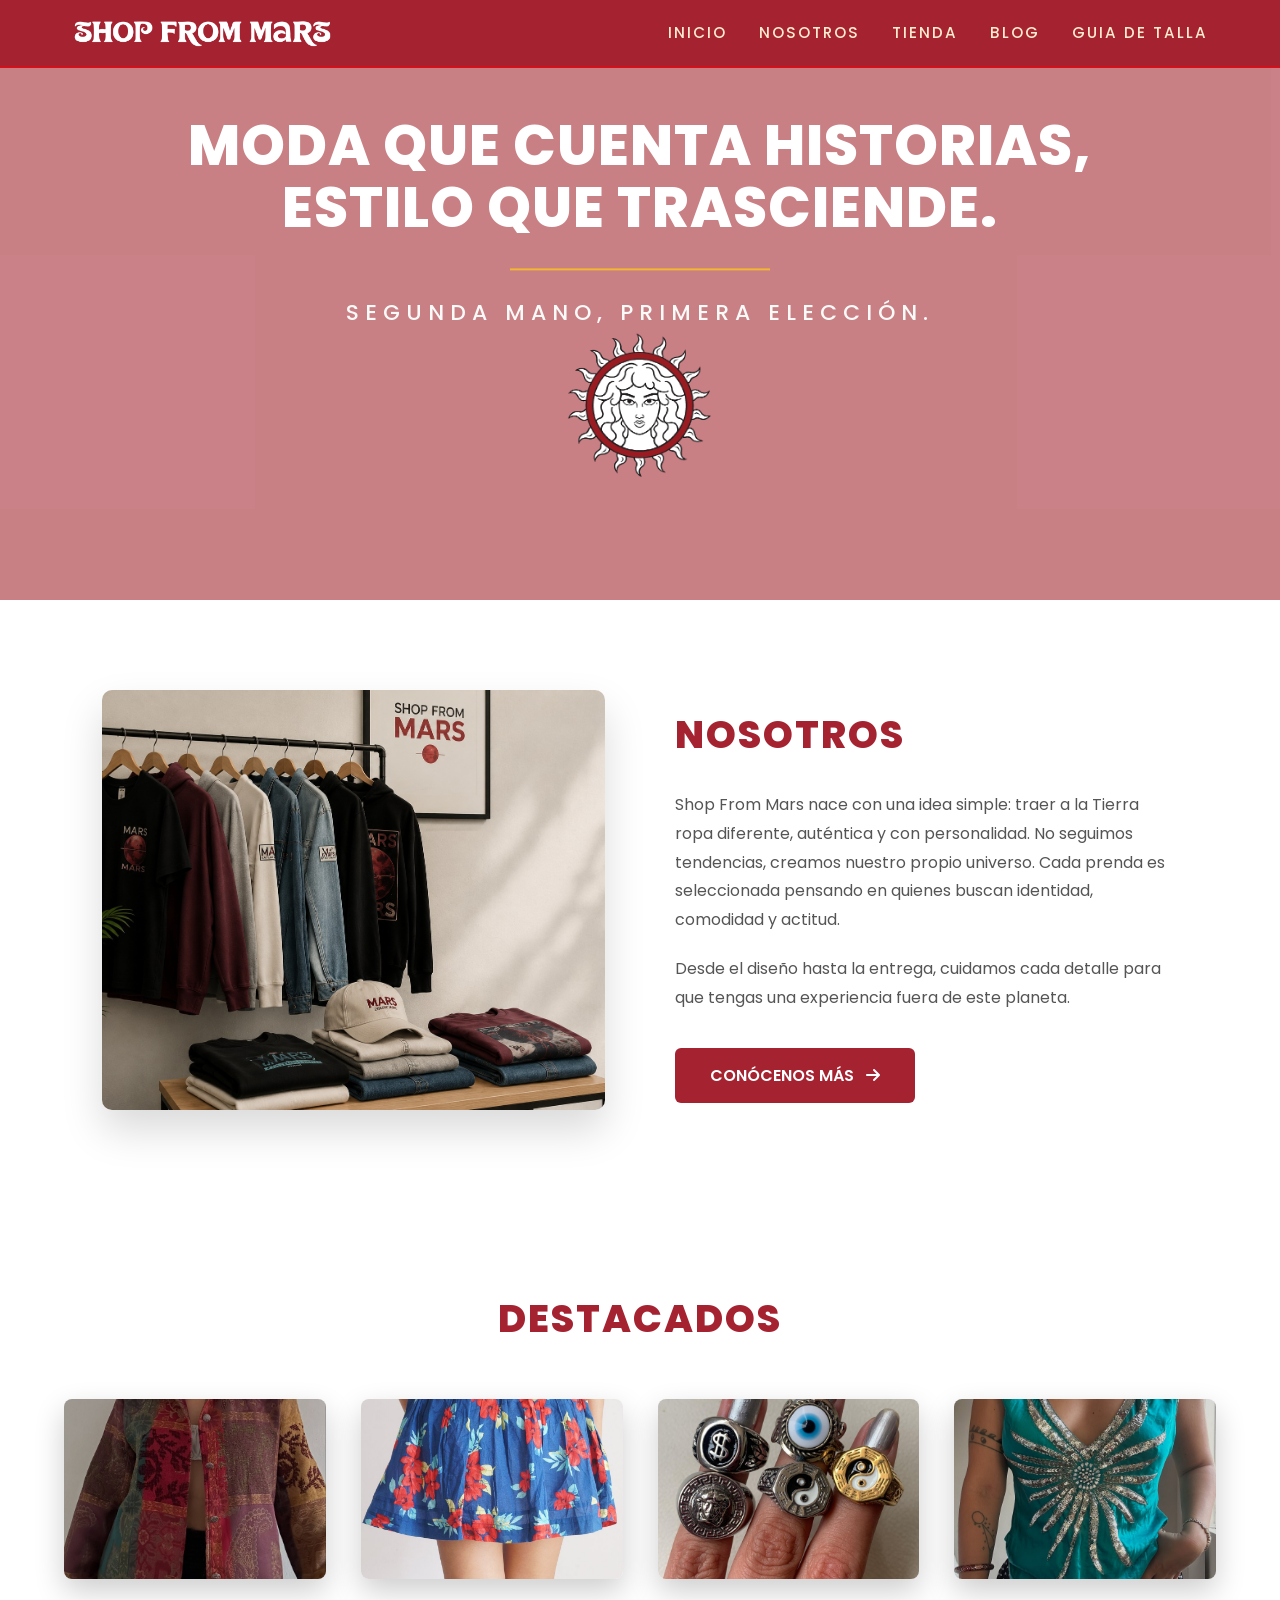
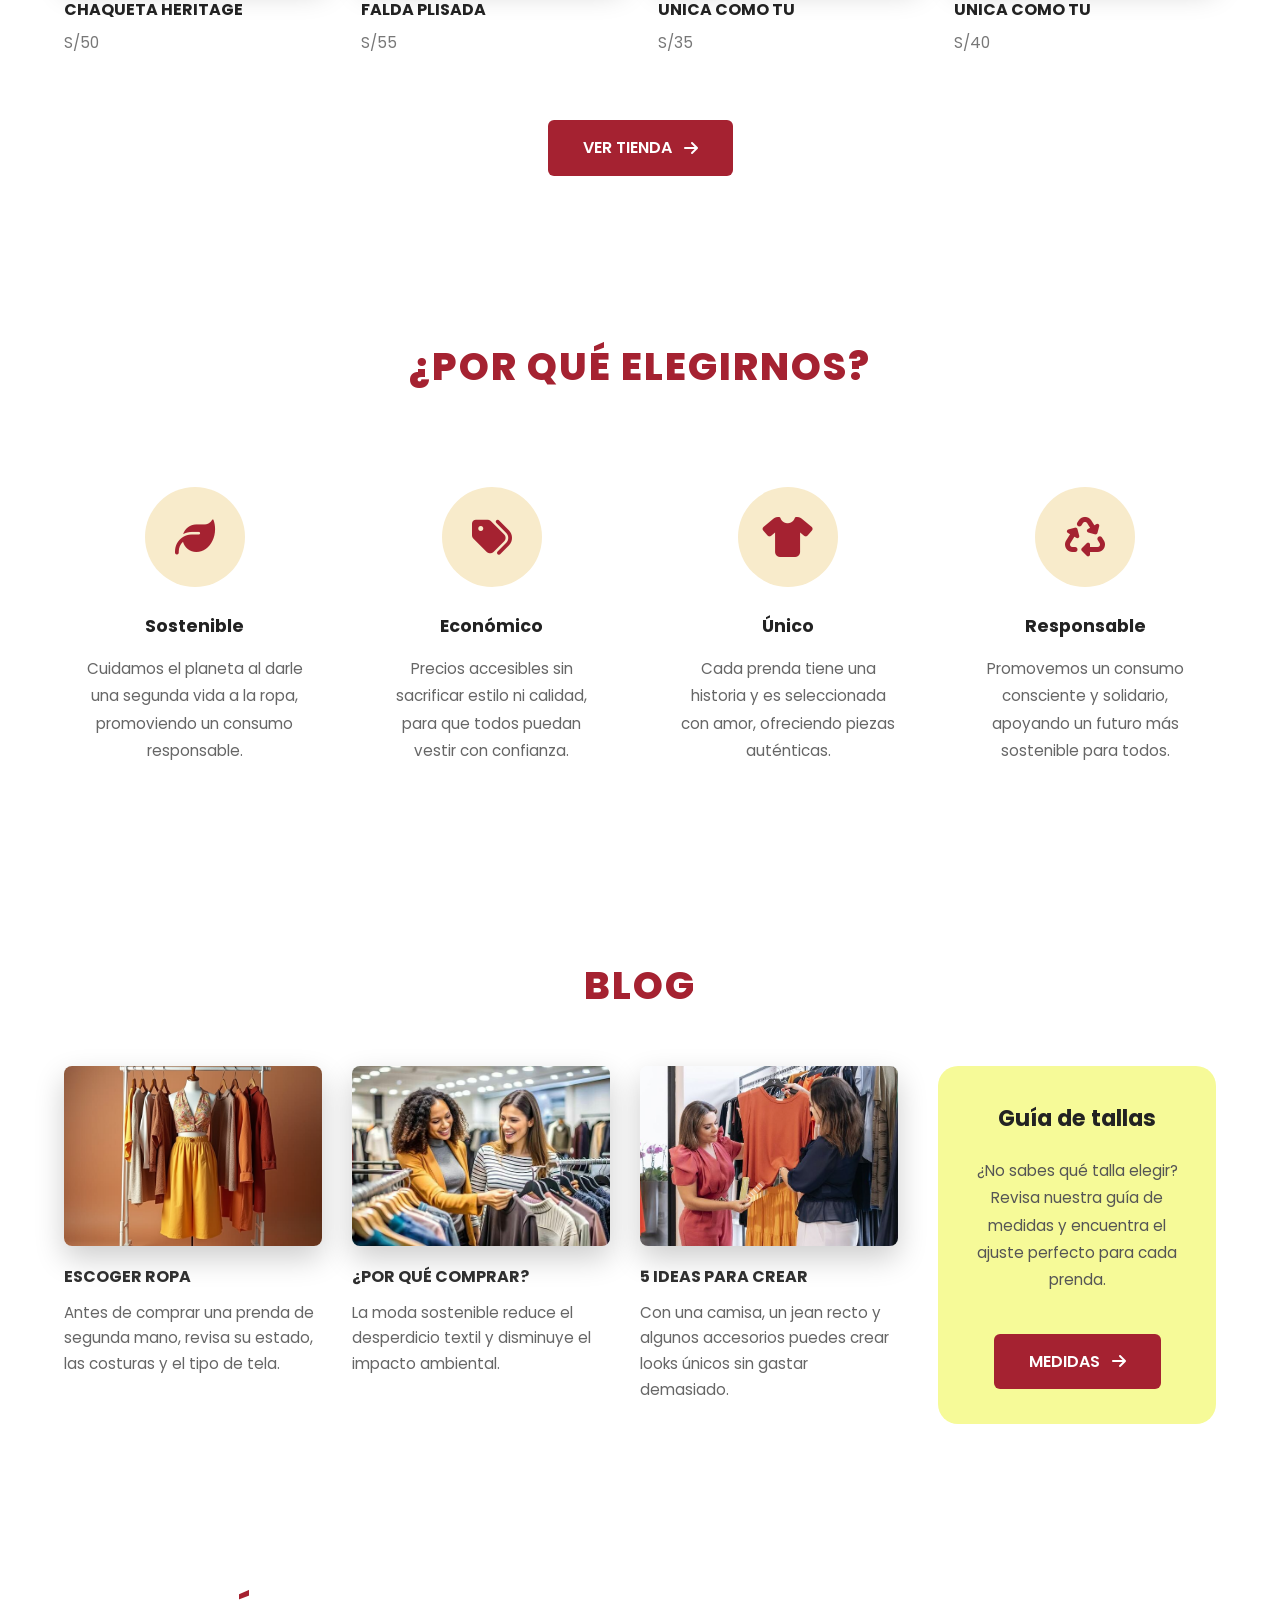
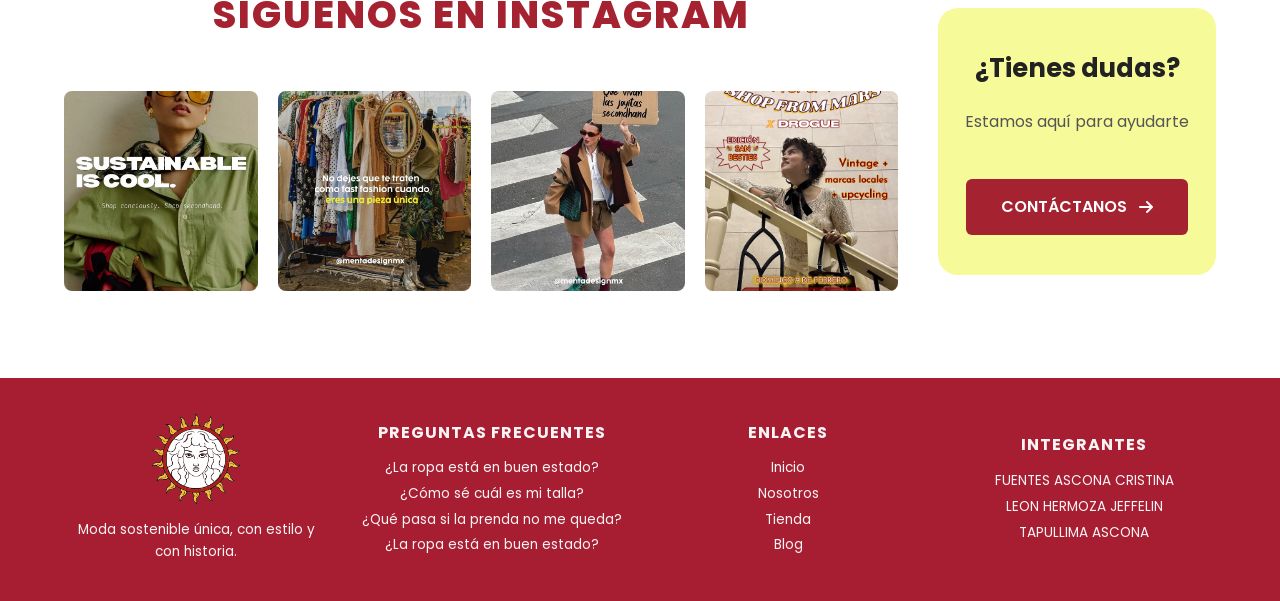
<file: index.html>
<!DOCTYPE html>
<html lang="en">
    
<head>
    
      
    <meta charset="UTF-8">
    <meta name="viewport" content="width=device-width, initial-scale=1.0">
    <title>Shop From Mars</title>
    <link rel="stylesheet" href="css/estilos.css">
    <link href="https://fonts.googleapis.com/css2?family=Poppins:wght@300;400;500;600;700;800&family=DM+Serif+Display&display=swap" rel="stylesheet">
    <link rel="stylesheet" href="https://cdnjs.cloudflare.com/ajax/libs/font-awesome/6.7.2/css/all.min.css">

</head>
<body>
    <header class="cabecera">
    <div class="menu">

        <a href="index.html" class="logo">
    <img src="imagenes/alogo_Mesa de trabajo 1.png" alt="Shop From Mars">
</a>
            

            <nav class="botones">
                <a href="index.html" class="enlaces">INICIO</a>
                <a href="nosotros.html" class="enlaces">NOSOTROS</a>
                <a href="tienda.html" class="enlaces">TIENDA</a>
                <a href="blog.html" class="enlaces">BLOG</a>
                <a href="guiadetalla.html" class="enlaces">GUIA DE TALLA</a>
                
            </nav>
            
        </div>
        
    </header>
    <main>

      


    <section class="banner-principal">

    <div class="banner-video">
        <video autoplay muted loop playsinline>
            <source src="videos/cabecera.mp4" type="video/mp4">
        </video>
    </div>

    <div class="overlay"></div>

    <div class="hero-texto">

        <h1>
            Moda que cuenta historias,<br>
            estilo que trasciende.
        </h1>

        <div class="linea"></div>

        <p>
            SEGUNDA MANO, PRIMERA ELECCIÓN.
        </p>
<img src="imagenes/iconoicono_Mesa de trabajo 1.png"
         alt="Logo"
         class="logo-banner">

    </div>

</section>

        <!-- SECCIÓN NOSOTROS -->

<section class="nosotros">

    <div class="contenedor">

        <div class="imagen">

            <img src="imagenes/nosotrosindex.jpeg" alt="Shop From Mars">

        </div>

        <div class="texto">



            <h2>NOSOTROS</h2>

            <p>
                Shop From Mars nace con una idea simple:
                traer a la Tierra ropa diferente,
                auténtica y con personalidad. No seguimos tendencias,
                creamos nuestro propio universo.
                Cada prenda es seleccionada pensando
                en quienes buscan identidad,
                comodidad y actitud.
            </p>

            <p>
                Desde el diseño hasta la entrega,
                cuidamos cada detalle para que
                tengas una experiencia fuera de este planeta.
            </p>

            <a href="nosotros.html" class="boton">
                CONÓCENOS MÁS
                <i class="fa-solid fa-arrow-right"></i>
            </a>

        </div>

    </div>

</section>

       <!-- SECCIÓN DESTACADOS -->
<section class="seccion-destacados">

    <div class="titulo-con-lineas">
        <h2>DESTACADOS</h2>
    </div>

    <div class="contenido-destacados">

        <!-- Tarjeta 1 -->
        <div class="tarjeta">
            <div class="cuadro-imagen">
                <a href="abrigos.html">
                    <img src="imagenes/cha4.jpeg" alt="Producto destacado">
                </a>
            </div>

            <h3>CHAQUETA HERITAGE</h3>
            <p>S/50</p>
        </div>

        <!-- Tarjeta 2 -->
        <div class="tarjeta">
            <div class="cuadro-imagen">
                <a href="faldas.html">
                    <img src="imagenes/falda2.jpg" alt="Producto destacado">
                </a>
            </div>

            <h3>FALDA PLISADA</h3>
            <p>S/55</p>
        </div>

        <!-- Tarjeta 3 -->
        <div class="tarjeta">
            <div class="cuadro-imagen">
                <a href="accesorios.html">
                    <img src="imagenes/ac1.jpg" alt="Producto destacado">
                </a>
            </div>

            <h3>UNICA COMO TU</h3>
            <p>S/35</p>
        </div>

        <!-- Tarjeta 4 -->
        <div class="tarjeta">
            <div class="cuadro-imagen">
                <a href="polos.html">
                    <img src="imagenes/po1.jpeg" alt="Producto destacado">
                </a>
            </div>

            <h3>UNICA COMO TU</h3>
            <p>S/40</p>
        </div>

    </div>

    <!-- Botón ver tienda -->
    <div class="boton-centro">
        <a href="tienda.html" class="boton">
            VER TIENDA
            <i class="fa-solid fa-arrow-right"></i>
        </a>
    </div>

</section>

    
        <section id="por-que-elegirnos" class="why-choose-us">

    <h2>¿Por qué elegirnos?</h2>

    <div class="benefits-grid">

        <div class="benefit-item">
            <div class="circle-icon">
                <i class="fa-solid fa-leaf"></i>
            </div>
            <h3>Sostenible</h3>
            <p>Cuidamos el planeta al darle una segunda vida a la ropa, promoviendo un consumo responsable.</p>
        </div>

        <div class="benefit-item">
            <div class="circle-icon">
                <i class="fa-solid fa-tags"></i>
            </div>
            <h3>Económico</h3>
            <p>Precios accesibles sin sacrificar estilo ni calidad, para que todos puedan vestir con confianza.</p>
        </div>

        <div class="benefit-item">
            <div class="circle-icon">
                <i class="fa-solid fa-shirt"></i>
            </div>
            <h3>Único</h3>
            <p>Cada prenda tiene una historia y es seleccionada con amor, ofreciendo piezas auténticas.</p>
        </div>

        <div class="benefit-item">
            <div class="circle-icon">
                <i class="fa-solid fa-recycle"></i>
            </div>
            <h3>Responsable</h3>
            <p>Promovemos un consumo consciente y solidario, apoyando un futuro más sostenible para todos.</p>
        </div>

    </div>

</section>

        <section class="seccion-blog">
    <h2>BLOG</h2>

    <div class="contenido-blog">

        <div class="entradas-blog">

            <!-- Entrada 1 -->
            <div class="entrada">
                <div class="cuadro-imagen">
                    <a href="blog.html#blog1">
                        <img src="imagenes/blog1.jpg" alt="Entrada blog">
                    </a>
                </div>

                <h3>ESCOGER ROPA</h3>

                <p>
                    Antes de comprar una prenda de segunda mano,
                    revisa su estado, las costuras y el tipo de tela.
                </p>
            </div>

            <!-- Entrada 2 -->
            <div class="entrada">
                <div class="cuadro-imagen">
                    <a href="blog.html#blog2">
                        <img src="imagenes/blog2.jpg" alt="Entrada blog">
                    </a>
                </div>

                <h3>¿POR QUÉ COMPRAR?</h3>

                <p>
                    La moda sostenible reduce el desperdicio textil y disminuye el impacto ambiental.
                </p>
            </div>

            <!-- Entrada 3 -->
            <div class="entrada">
                <div class="cuadro-imagen">
                    <a href="blog.html#blog3">
                        <img src="imagenes/blog3.jpg" alt="Entrada blog">
                    </a>
                </div>

                <h3>5 IDEAS PARA CREAR</h3>

                <p>
                    Con una camisa, un jean recto y algunos accesorios puedes crear looks únicos sin gastar demasiado.
                </p>
            </div>

        </div>

        <aside class="size-guide-card">
            <h3>Guía de tallas</h3>

            <p>
                ¿No sabes qué talla elegir? Revisa nuestra guía de medidas y encuentra el ajuste perfecto para cada prenda.
            </p>

            <a href="guiadetalla.html" class="boton">
                MEDIDAS
                <i class="fa-solid fa-arrow-right"></i>
            </a>

        </aside>

    </div>
</section>

       <section class="instagram-whatsapp">

    <div class="instagram-box">

        <h2>SÍGUENOS EN INSTAGRAM</h2>

        <div class="galeria">

    <a href="https://www.instagram.com/shopfrommars/" target="_blank">
        <img src="imagenes/insta1.jpg" alt="Instagram Shop From Mars">
    </a>

    <a href="https://www.instagram.com/shopfrommars/" target="_blank">
        <img src="imagenes/insta2.jpg" alt="Instagram Shop From Mars">
    </a>

    <a href="https://www.instagram.com/shopfrommars/" target="_blank">
        <img src="imagenes/insta3.jpg" alt="Instagram Shop From Mars">
    </a>

    <a href="https://www.instagram.com/shopfrommars/" target="_blank">
        <img src="imagenes/insta5.jpeg" alt="Instagram Shop From Mars">
    </a>

</div>

    </div>

    <aside class="whatsapp-box">

        <h3>¿Tienes dudas?</h3>

        <p>Estamos aquí para ayudarte</p>

        <a href="https://web.whatsapp.com/" class="boton">
    CONTÁCTANOS
    <i class="fa-solid fa-arrow-right"></i>
</a>

    </aside>

</section>


      

    </main>


<footer class="pie-pagina">
    <div class="pie-columna logo-columna">
        <img src="imagenes/logo.png" alt="Logo marca" class="logo-footer">
        <p>Moda sostenible única, con estilo y con historia.</p>
    </div>

    <div class="pie-columna centrada">
        <h3>PREGUNTAS FRECUENTES</h3>
        <p>¿La ropa está en buen estado?</p>
        <p>¿Cómo sé cuál es mi talla?</p>
        <p>¿Qué pasa si la prenda no me queda?</p>
        <p>¿La ropa está en buen estado?</p>
    </div>

    <div class="pie-columna centrada">
        <h3>ENLACES</h3>
        <p>Inicio</p>
        <p>Nosotros</p>
        <p>Tienda</p>
        <p>Blog</p>
    </div>

    <div class="pie-columna centrada">
        <h3>INTEGRANTES</h3>
        <p>FUENTES ASCONA CRISTINA</p>
        <p>LEON HERMOZA JEFFELIN</p>
        <p>TAPULLIMA ASCONA</p>
    
    </div>
</footer>
</body>

</html>
</file>
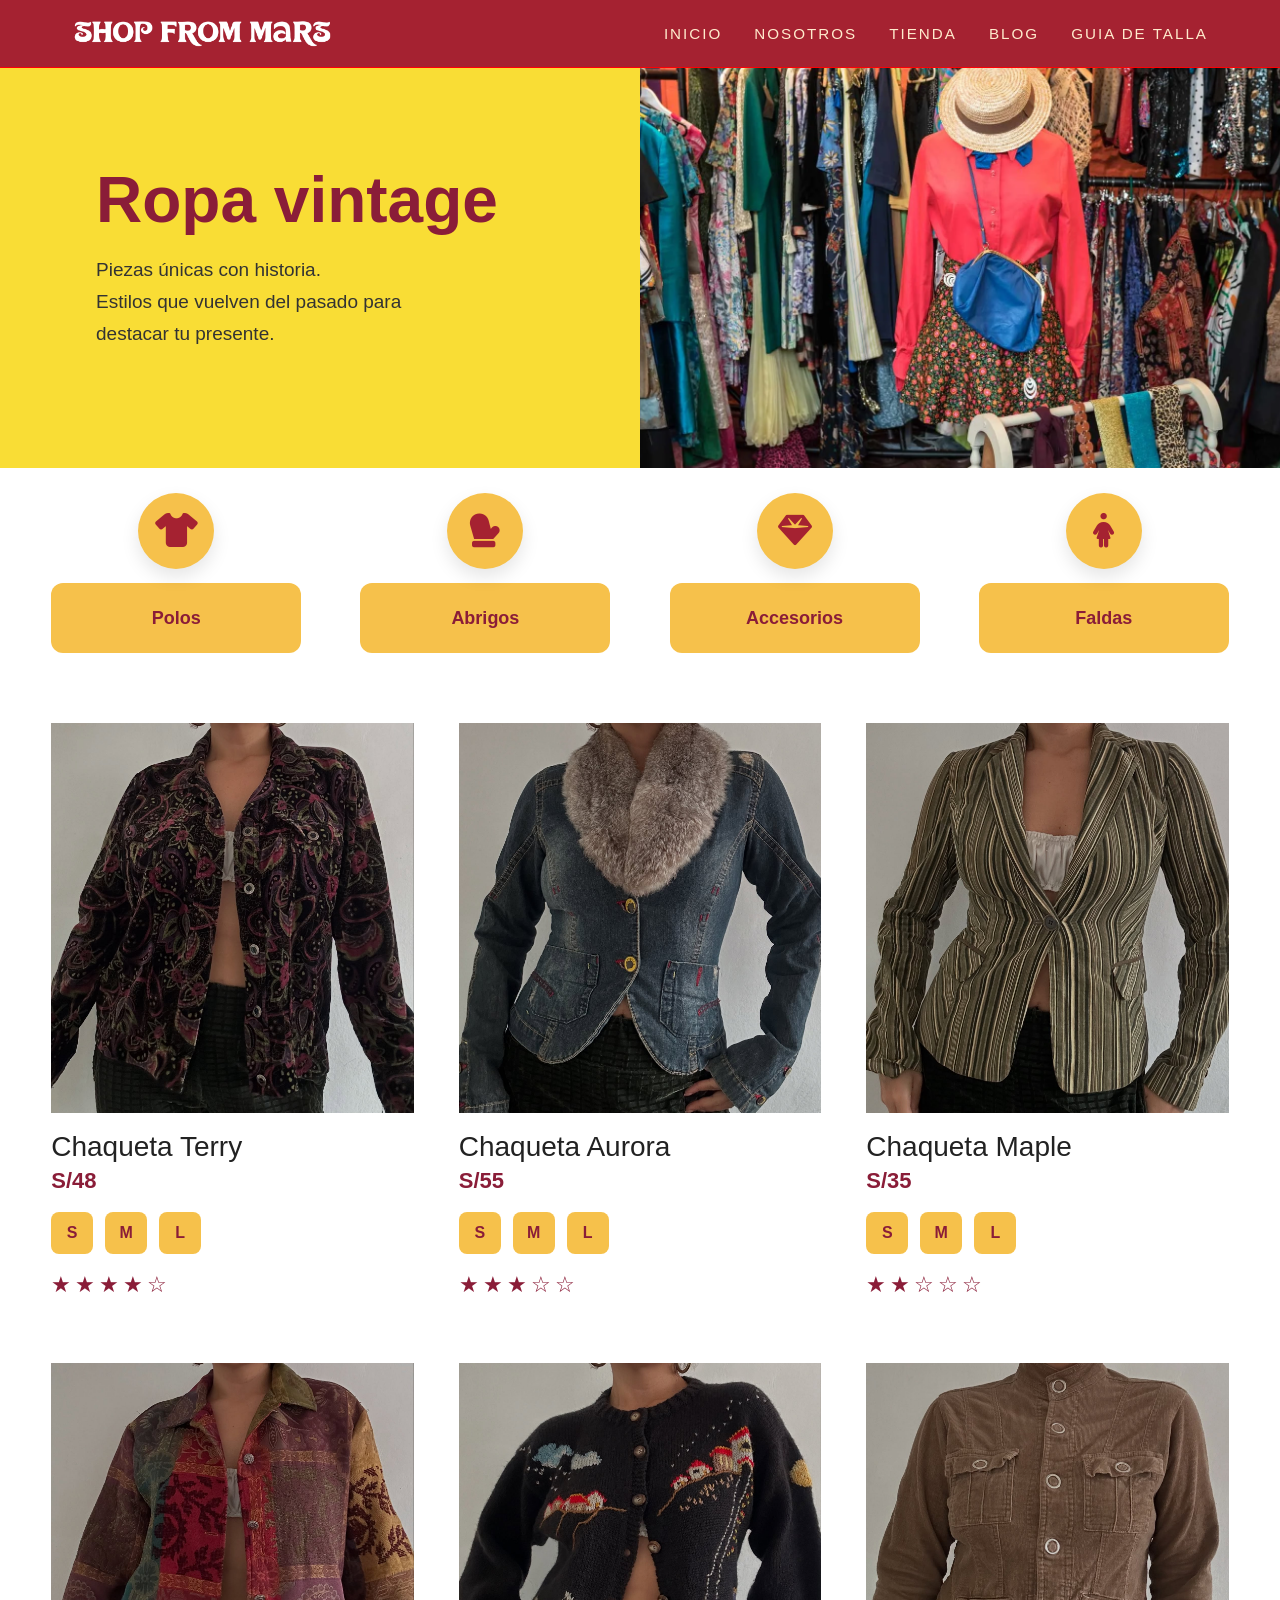
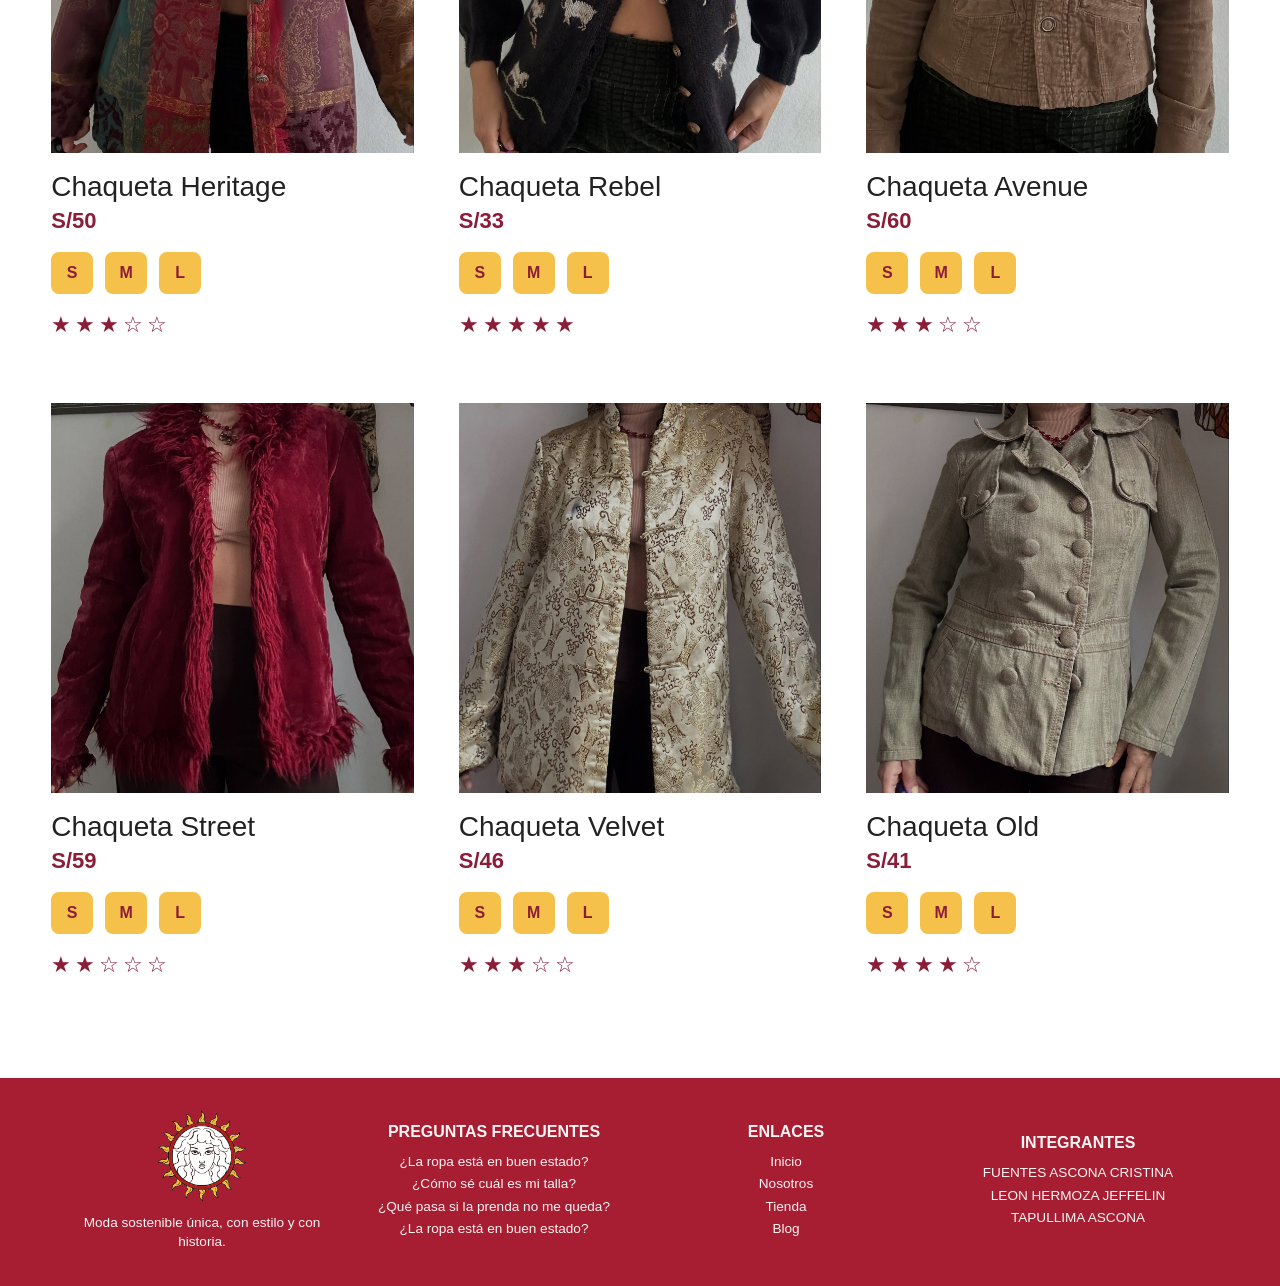
<file: abrigos.html>
<!DOCTYPE html>
<html lang="en">
<head>
    <meta charset="UTF-8">
    <meta name="viewport" content="width=device-width, initial-scale=1.0">
    <title>Document</title>
    <link rel="stylesheet" href="css/tienda.css">
    <link href="https://fonts.googleapis.com/css2?family=DM+Serif+Display:ital@0;1&display=swap" rel="stylesheet">
    <link rel="stylesheet" href="https://cdnjs.cloudflare.com/ajax/libs/font-awesome/6.7.2/css/all.min.css">
</head>
<body>
   <header class="cabecera">
    <div class="menu">

        <a href="index.html" class="logo">
    <img src="imagenes/alogo_Mesa de trabajo 1.png" alt="Shop From Mars">
</a>
            <nav class="botones">
                <a href="index.html" class="enlaces">INICIO</a>
                <a href="nosotros.html" class="enlaces">NOSOTROS</a>
                <a href="tienda.html" class="enlaces">TIENDA</a>
                <a href="blog.html" class="enlaces">BLOG</a>
                <a href="guiadetalla.html" class="enlaces">GUIA DE TALLA</a>
                
            </nav>
        </div>
           
    </header>
  
      
           
    
      <main class="shop-page">

    <!-- HERO -->
    <section class="hero-shop">

        <div class="hero-text">
            <div class="hero-content">
                <h1>Ropa vintage</h1>

                <p>
                    Piezas únicas con historia.<br>
                    Estilos que vuelven del pasado para destacar tu presente.
                </p>
            </div>
        </div>

        <div class="hero-image">
            <img src="imagenes/ropa-vintage.jpg" alt="">
        </div>

    </section>

 <!-- CONTENEDOR -->
    <div class="contenedor-general">

    <!-- CATEGORIAS -->

    <!-- CATEGORIAS -->

<section class="categorias">

    <a href="polos.html" class="categoria-btn">

        <div class="icono-categoria">
            <i class="fa-solid fa-shirt"></i>
        </div>

        Polos

    </a>

    <a href="abrigos.html" class="categoria-btn">

        <div class="icono-categoria">
            <i class="fa-solid fa-mitten"></i>
        </div>

        Abrigos

    </a>

    <a href="accesorios.html" class="categoria-btn">

        <div class="icono-categoria">
            <i class="fa-solid fa-gem"></i>
        </div>

        Accesorios

    </a>

    <a href="faldas.html" class="categoria-btn">

        <div class="icono-categoria">
            <i class="fa-solid fa-person-dress"></i>
        </div>

        Faldas

    </a>

</section>



    <!-- PRODUCTOS -->

    <section class="productos">

        <!-- Producto 1 -->

        <article class="card">

            <img src="imagenes/cha1.jpeg" alt="">

            <h3>Chaqueta Terry</h3>

            <span class="precio">S/48</span>

            <div class="tallas">
                <span>S</span>
                <span>M</span>
                <span>L</span>
            </div>

            <div class="rating">
                ★★★★☆
            </div>

        </article>



        <!-- Producto 2 -->

        <article class="card">

            <img src="imagenes/cha2.jpeg" alt="">

            <h3>Chaqueta Aurora</h3>

            <span class="precio">S/55</span>

            <div class="tallas">
                <span>S</span>
                <span>M</span>
                <span>L</span>
            </div>

            <div class="rating">
                ★★★☆☆
            </div>

        </article>



        <!-- Producto 3 -->

        <article class="card">

            <img src="imagenes/cha3.jpeg" alt="">

            <h3>Chaqueta Maple</h3>

            <span class="precio">S/35</span>

            <div class="tallas">
                <span>S</span>
                <span>M</span>
                <span>L</span>
            </div>

            <div class="rating">
                ★★☆☆☆
            </div>

        </article>



        <!-- Producto 4 -->

<article class="card" id="cha4">

    <img src="imagenes/cha4.jpeg" alt="">

    <h3>Chaqueta Heritage</h3>

    <span class="precio">S/50</span>

    <div class="tallas">
        <span>S</span>
        <span>M</span>
        <span>L</span>
    </div>

    <div class="rating">
        ★★★☆☆
    </div>

</article>

        <!-- Producto 5 -->

        <article class="card">

            <img src="imagenes/cha5.jpeg" alt="">

            <h3>Chaqueta Rebel</h3>

            <span class="precio">S/33</span>

            <div class="tallas">
                <span>S</span>
                <span>M</span>
                <span>L</span>
            </div>

            <div class="rating">
                ★★★★★
            </div>

        </article>



        <!-- Producto 6 -->

        <article class="card">

            <img src="imagenes/cha6.jpeg" alt="">

            <h3>Chaqueta Avenue</h3>

            <span class="precio">S/60</span>

            <div class="tallas">
                <span>S</span>
                <span>M</span>
                <span>L</span>
            </div>

            <div class="rating">
                ★★★☆☆
            </div>

        </article>
        <!-- Producto 7 -->

        <article class="card">

            <img src="imagenes/cha7.jpeg" alt="">

            <h3>Chaqueta Street</h3>

            <span class="precio">S/59</span>

            <div class="tallas">
                <span>S</span>
                <span>M</span>
                <span>L</span>
            </div>

            <div class="rating">
                ★★☆☆☆
            </div>

        </article>
        <!-- Producto 8 -->

        <article class="card">

            <img src="imagenes/cha8.jpeg" alt="">

            <h3>Chaqueta Velvet</h3>

            <span class="precio">S/46</span>

            <div class="tallas">
                <span>S</span>
                <span>M</span>
                <span>L</span>
            </div>

            <div class="rating">
                ★★★☆☆
            </div>

        </article>



        <!-- Producto 9 -->

        <article class="card">

            <img src="imagenes/cha9.jpeg" alt="">

            <h3>Chaqueta Old</h3>

            <span class="precio">S/41</span>

            <div class="tallas">
                <span>S</span>
                <span>M</span>
                <span>L</span>
            </div>

            <div class="rating">
                ★★★★☆
            </div>

        </article>

    </section>


    </main>
    

    
    <footer class="pie-pagina">
    <div class="pie-columna logo-columna">
        <img src="imagenes/logo.png" alt="Logo marca" class="logo-footer">
        <p>Moda sostenible única, con estilo y con historia.</p>
    </div>

    <div class="pie-columna centrada">
        <h3>PREGUNTAS FRECUENTES</h3>
        <p>¿La ropa está en buen estado?</p>
        <p>¿Cómo sé cuál es mi talla?</p>
        <p>¿Qué pasa si la prenda no me queda?</p>
        <p>¿La ropa está en buen estado?</p>
    </div>

    <div class="pie-columna centrada">
        <h3>ENLACES</h3>
        <p>Inicio</p>
        <p>Nosotros</p>
        <p>Tienda</p>
        <p>Blog</p>
    </div>

    <div class="pie-columna centrada">
        <h3>INTEGRANTES</h3>
        <p>FUENTES ASCONA CRISTINA</p>
        <p>LEON HERMOZA JEFFELIN</p>
        <p>TAPULLIMA ASCONA</p>
    
    </div>
</footer>
</body>
</html>
</file>
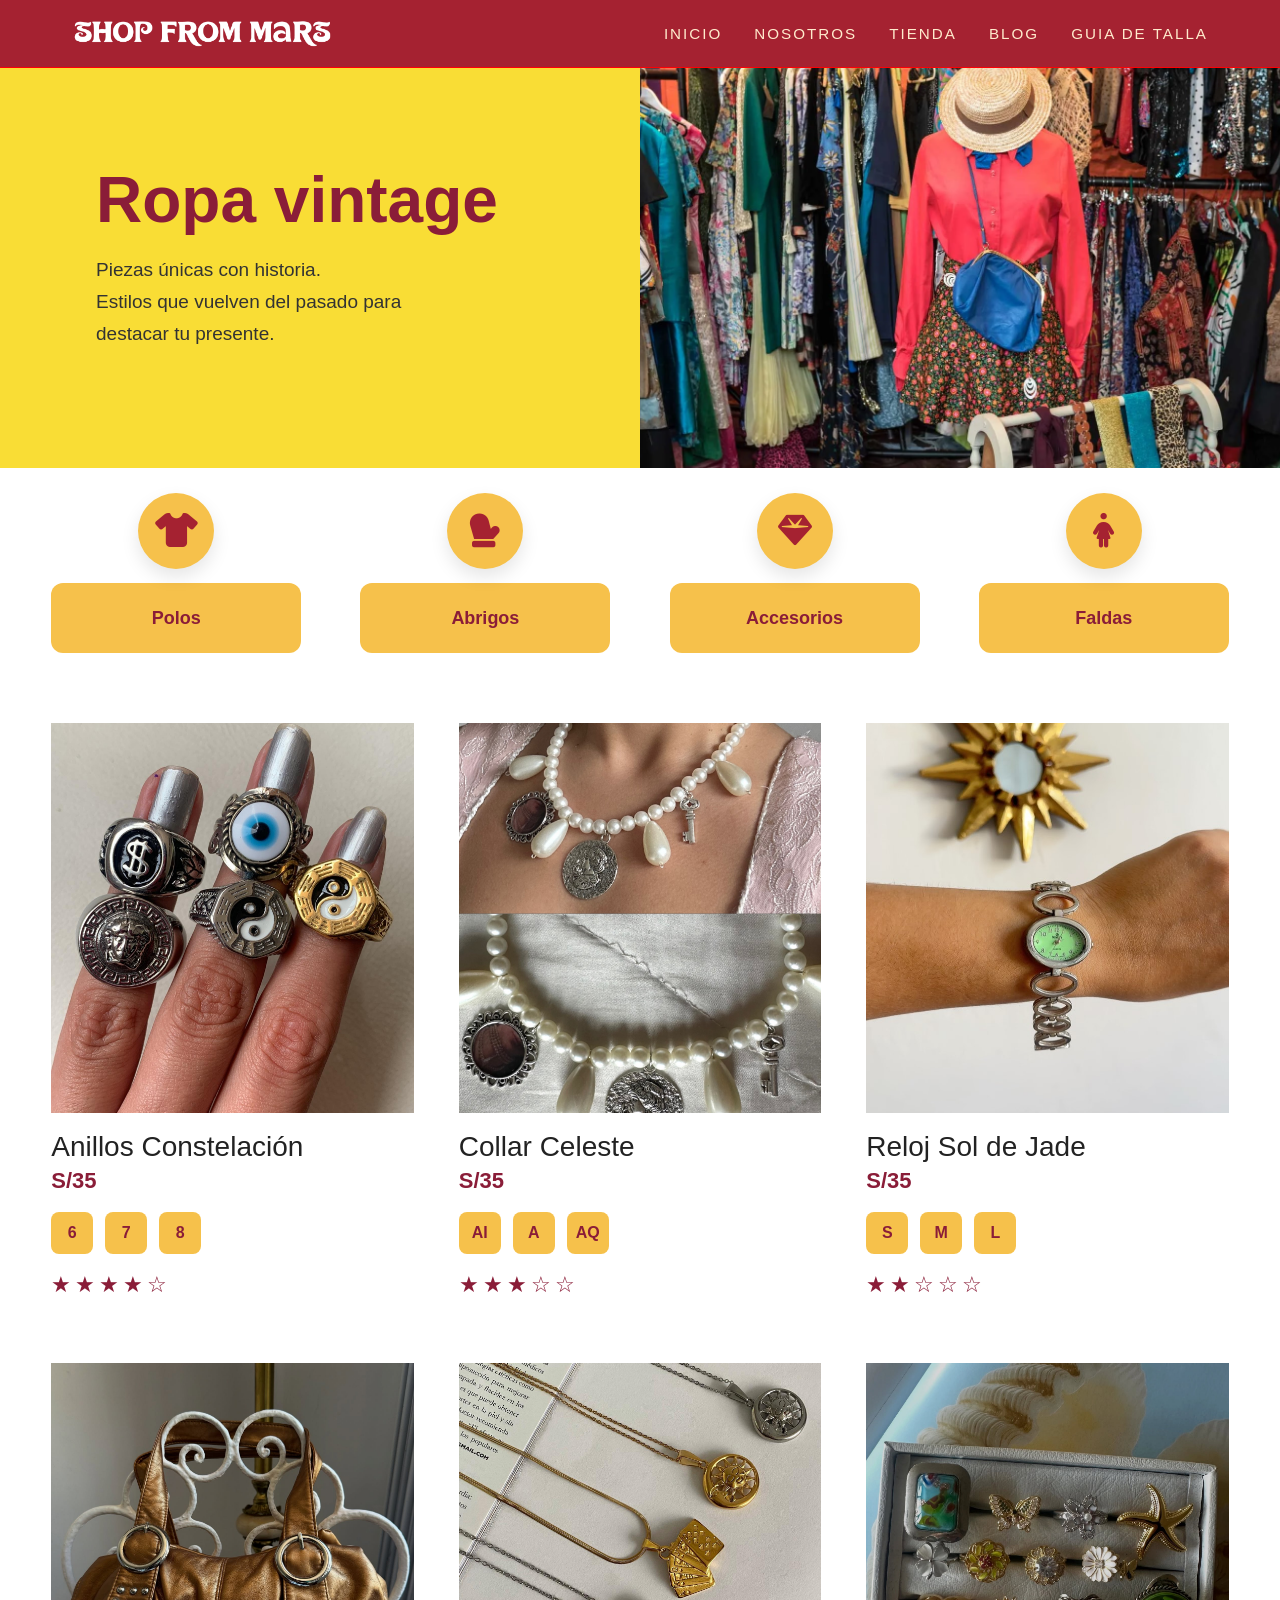
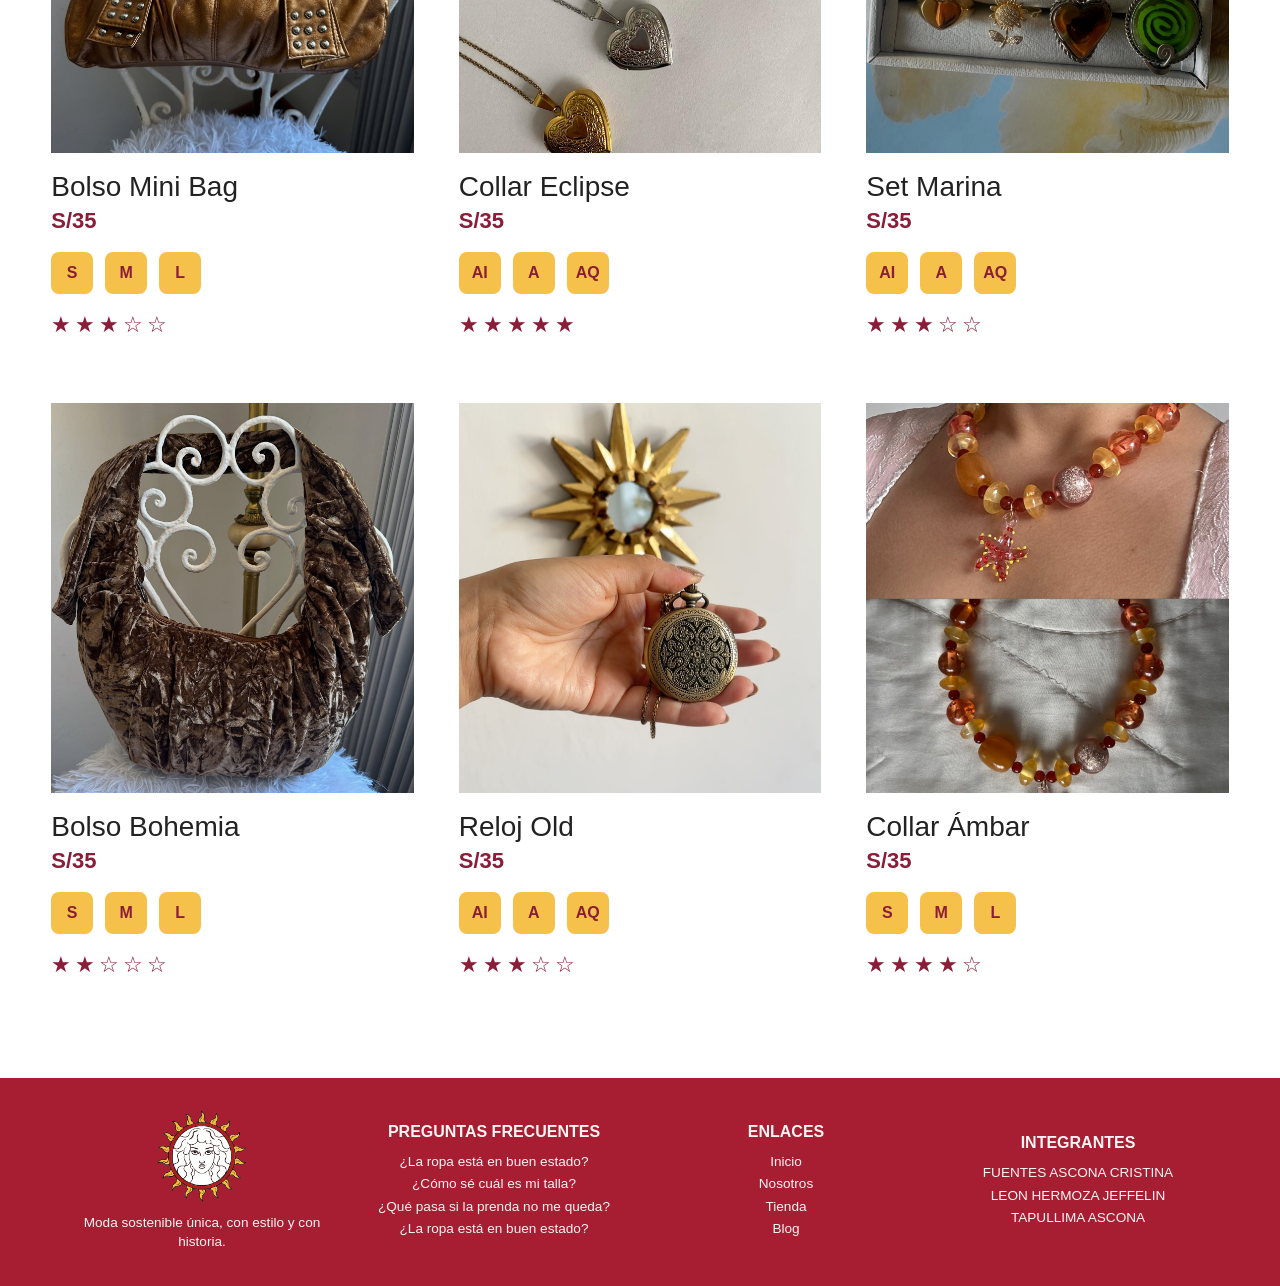
<file: accesorios.html>
<!DOCTYPE html>
<html lang="en">
<head>
    <meta charset="UTF-8">
    <meta name="viewport" content="width=device-width, initial-scale=1.0">
    <title>Document</title>
    <link rel="stylesheet" href="css/tienda.css">
    <link href="https://fonts.googleapis.com/css2?family=DM+Serif+Display:ital@0;1&display=swap" rel="stylesheet">
    <link rel="stylesheet" href="https://cdnjs.cloudflare.com/ajax/libs/font-awesome/6.7.2/css/all.min.css">
</head>
<body>
   <header class="cabecera">
    <div class="menu">

        <a href="index.html" class="logo">
    <img src="imagenes/alogo_Mesa de trabajo 1.png" alt="Shop From Mars">
</a>
            <nav class="botones">
                <a href="index.html" class="enlaces">INICIO</a>
                <a href="nosotros.html" class="enlaces">NOSOTROS</a>
                <a href="tienda.html" class="enlaces">TIENDA</a>
                <a href="blog.html" class="enlaces">BLOG</a>
                <a href="guiadetalla.html" class="enlaces">GUIA DE TALLA</a>
                
            </nav>
        </div>
           
    </header>
  
      
           
    
      <main class="shop-page">

    <!-- HERO -->
    <section class="hero-shop">

        <div class="hero-text">
            <div class="hero-content">
                <h1>Ropa vintage</h1>

                <p>
                    Piezas únicas con historia.<br>
                    Estilos que vuelven del pasado para destacar tu presente.
                </p>
            </div>
        </div>

        <div class="hero-image">
            <img src="imagenes/ropa-vintage.jpg" alt="">
        </div>

    </section>

 <!-- CONTENEDOR -->
    <div class="contenedor-general">

    <!-- CATEGORIAS -->

    <!-- CATEGORIAS -->

<section class="categorias">

    <a href="polos.html" class="categoria-btn">

        <div class="icono-categoria">
            <i class="fa-solid fa-shirt"></i>
        </div>

        Polos

    </a>

    <a href="abrigos.html" class="categoria-btn">

        <div class="icono-categoria">
            <i class="fa-solid fa-mitten"></i>
        </div>

        Abrigos

    </a>

    <a href="accesorios.html" class="categoria-btn">

        <div class="icono-categoria">
            <i class="fa-solid fa-gem"></i>
        </div>

        Accesorios

    </a>

    <a href="faldas.html" class="categoria-btn">

        <div class="icono-categoria">
            <i class="fa-solid fa-person-dress"></i>
        </div>

        Faldas

    </a>

</section>



    <!-- PRODUCTOS -->

    <section class="productos">

        <article class="card" id="ac1">

    <img src="imagenes/ac1.jpg" alt="">

    <h3>Anillos Constelación</h3>

    <span class="precio">S/35</span>

    <div class="tallas">
        <span>6</span>
        <span>7</span>
        <span>8</span>
    </div>

    <div class="rating">
        ★★★★☆
    </div>

</article>



        <!-- Producto 2 -->

        <article class="card">

            <img src="imagenes/ac2.jpg" alt="">

            <h3>Collar Celeste</h3>

            <span class="precio">S/35</span>

            <div class="tallas">
                <span>AI</span>
                <span>A</span>
                <span>AQ</span>
            </div>

            <div class="rating">
                ★★★☆☆
            </div>

        </article>



        <!-- Producto 3 -->

        <article class="card">

            <img src="imagenes/ac3.jpg" alt="">

            <h3>Reloj Sol de Jade</h3>

            <span class="precio">S/35</span>

            <div class="tallas">
                <span>S</span>
                <span>M</span>
                <span>L</span>
            </div>

            <div class="rating">
                ★★☆☆☆
            </div>

        </article>



        <!-- Producto 4 -->

        <article class="card">

            <img src="imagenes/ac4.jpg" alt="">

            <h3>Bolso Mini Bag</h3>

            <span class="precio">S/35</span>

            <div class="tallas">
                <span>S</span>
                <span>M</span>
                <span>L</span>
            </div>

            <div class="rating">
                ★★★☆☆
            </div>

        </article>



        <!-- Producto 5 -->

        <article class="card">

            <img src="imagenes/ac5.jpg" alt="">

            <h3>Collar Eclipse</h3>

            <span class="precio">S/35</span>

            <div class="tallas">
                <span>AI</span>
                <span>A</span>
                <span>AQ</span>
            </div>

            <div class="rating">
                ★★★★★
            </div>

        </article>



        <!-- Producto 6 -->

        <article class="card">

            <img src="imagenes/ac6.jpg" alt="">

            <h3>Set Marina</h3>

            <span class="precio">S/35</span>

            <div class="tallas">
                <span>AI</span>
                <span>A</span>
                <span>AQ</span>
            </div>

            <div class="rating">
                ★★★☆☆
            </div>

        </article>
        <!-- Producto 7 -->

        <article class="card">

            <img src="imagenes/ac7.jpg" alt="">

            <h3>Bolso Bohemia</h3>

            <span class="precio">S/35</span>

            <div class="tallas">
                <span>S</span>
                <span>M</span>
                <span>L</span>
            </div>

            <div class="rating">
                ★★☆☆☆
            </div>

        </article>
        <!-- Producto 8 -->

        <article class="card">

            <img src="imagenes/ac8.jpg" alt="">

            <h3>Reloj Old</h3>

            <span class="precio">S/35</span>

            <div class="tallas">
                <span>AI</span>
                <span>A</span>
                <span>AQ</span>
            </div>

            <div class="rating">
                ★★★☆☆
            </div>

        </article>



        <!-- Producto 9 -->

        <article class="card">

            <img src="imagenes/ac9.jpg" alt="">

            <h3>Collar Ámbar</h3>

            <span class="precio">S/35</span>

            <div class="tallas">
                <span>S</span>
                <span>M</span>
                <span>L</span>
            </div>

            <div class="rating">
                ★★★★☆
            </div>

        </article>

    </section>


    </main>
    

    
    <footer class="pie-pagina">
    <div class="pie-columna logo-columna">
        <img src="imagenes/logo.png" alt="Logo marca" class="logo-footer">
        <p>Moda sostenible única, con estilo y con historia.</p>
    </div>

    <div class="pie-columna centrada">
        <h3>PREGUNTAS FRECUENTES</h3>
        <p>¿La ropa está en buen estado?</p>
        <p>¿Cómo sé cuál es mi talla?</p>
        <p>¿Qué pasa si la prenda no me queda?</p>
        <p>¿La ropa está en buen estado?</p>
    </div>

    <div class="pie-columna centrada">
        <h3>ENLACES</h3>
        <p>Inicio</p>
        <p>Nosotros</p>
        <p>Tienda</p>
        <p>Blog</p>
    </div>

    <div class="pie-columna centrada">
        <h3>INTEGRANTES</h3>
        <p>FUENTES ASCONA CRISTINA</p>
        <p>LEON HERMOZA JEFFELIN</p>
        <p>TAPULLIMA ASCONA</p>
    
    </div>
</footer>
</body>
</html>
</file>
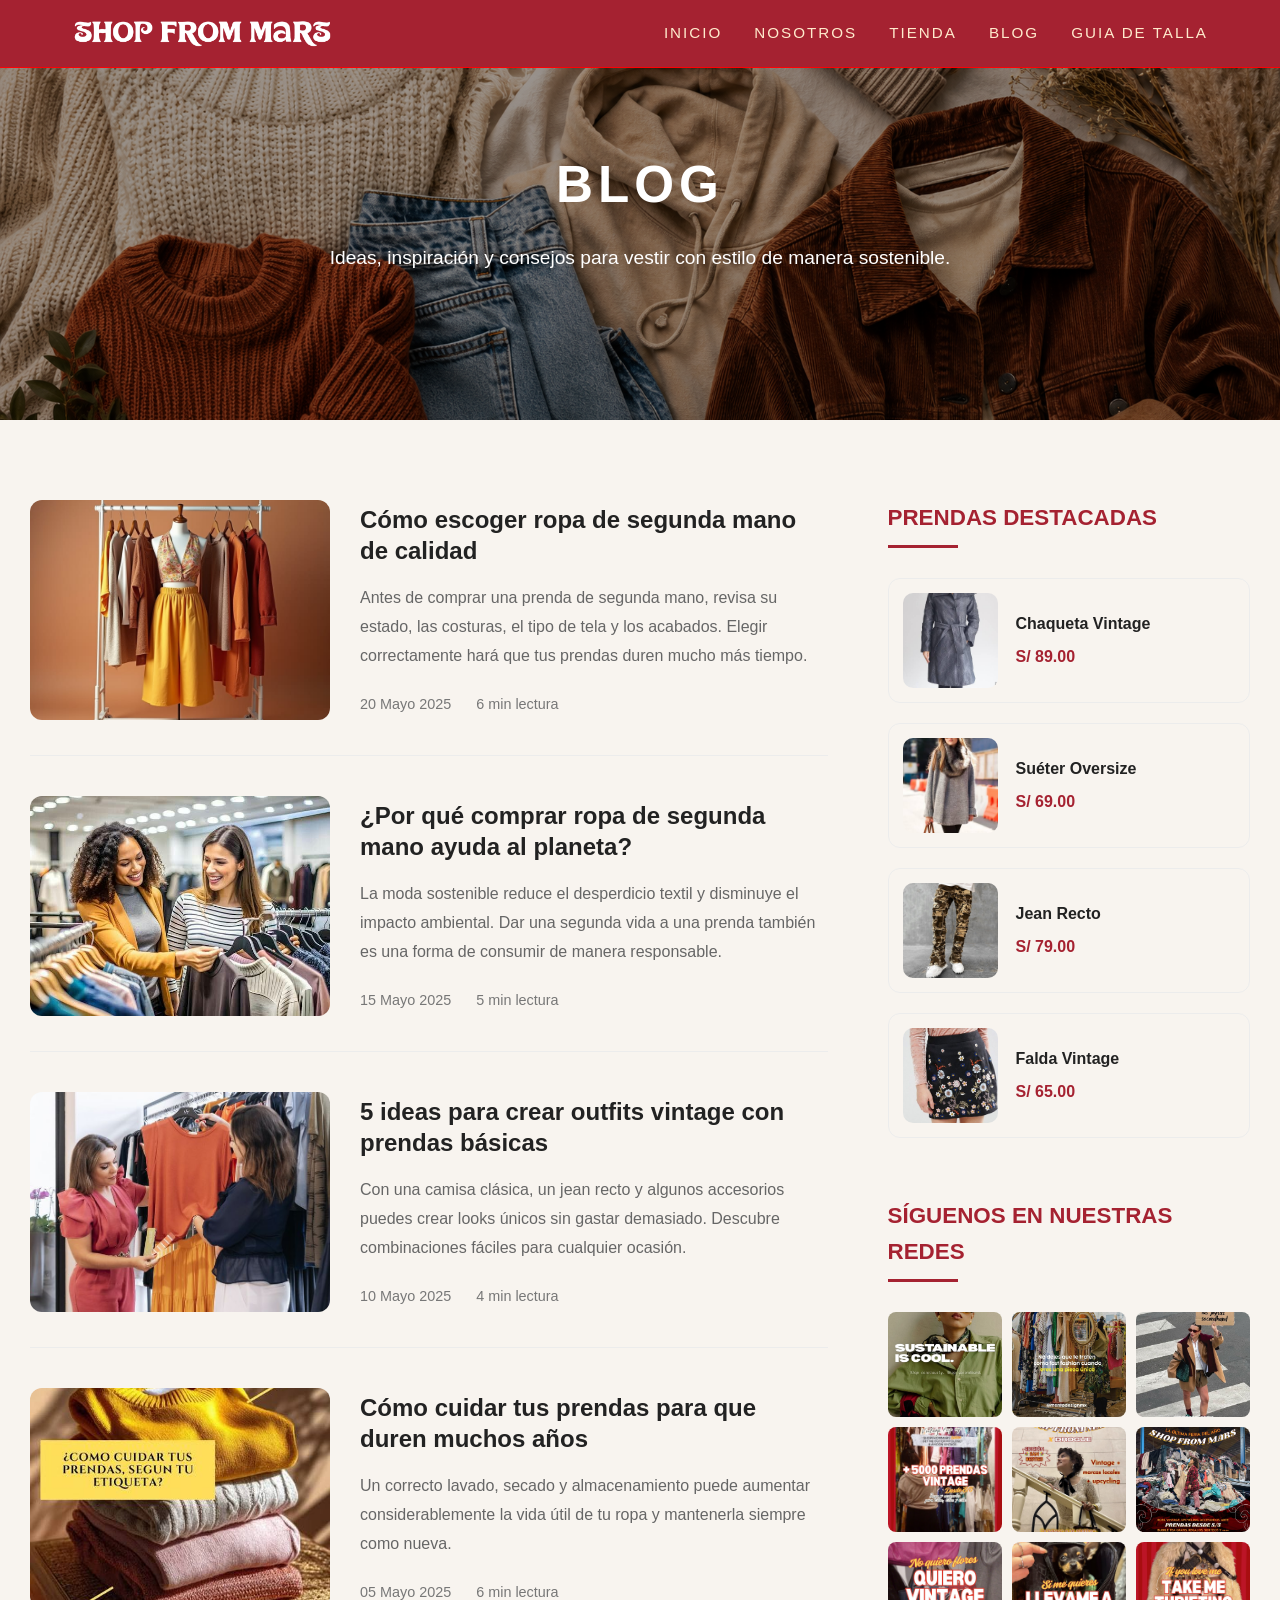
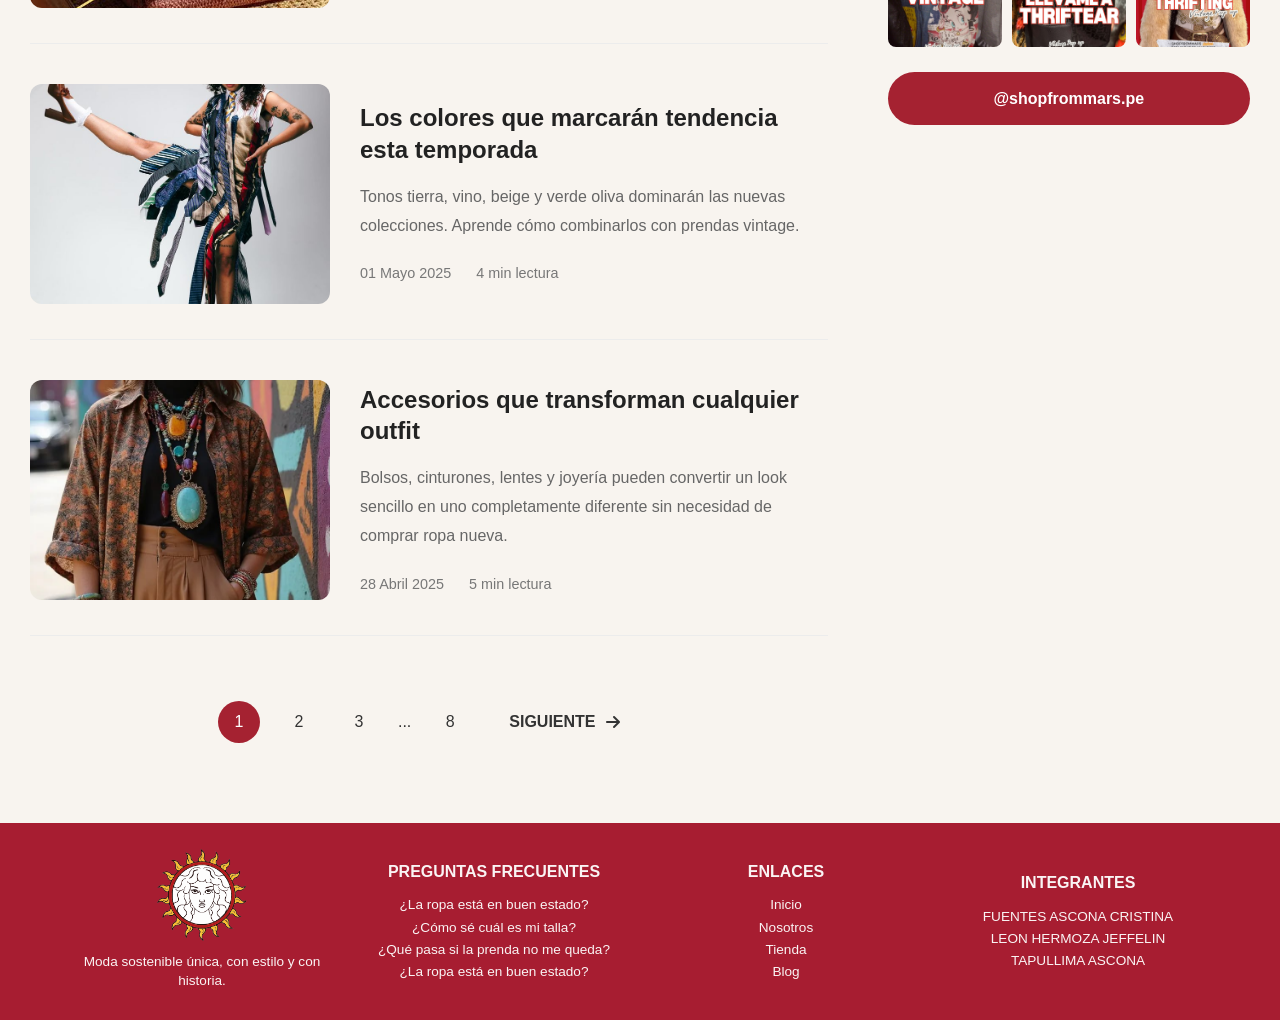
<file: blog.html>
<!DOCTYPE html>
<html lang="en">
<head>
    <meta charset="UTF-8">
    <meta name="viewport" content="width=device-width, initial-scale=1.0">
    <title>Document</title>
    <link rel="stylesheet" href="css/blog.css">
    <link href="https://fonts.googleapis.com/css2?family=DM+Serif+Display:ital@0;1&display=swap" rel="stylesheet">
    <link rel="stylesheet" href="https://cdnjs.cloudflare.com/ajax/libs/font-awesome/6.7.2/css/all.min.css">
</head>
<body>
    <header class="cabecera">
    <div class="menu">

        <a href="index.html" class="logo">
    <img src="imagenes/alogo_Mesa de trabajo 1.png" alt="Shop From Mars">
</a>
            <nav class="botones">
                <a href="index.html" class="enlaces">INICIO</a>
                <a href="nosotros.html" class="enlaces">NOSOTROS</a>
                <a href="tienda.html" class="enlaces">TIENDA</a>
                <a href="blog.html" class="enlaces">BLOG</a>
                <a href="guiadetalla.html" class="enlaces">GUIA DE TALLA</a>
                
            </nav>
        </div>
           
    </header>
        
        <main>

<main>

    <!--======================
            BANNER
    =======================-->

    <section class="banner-blog">

        <div class="banner-imagen">
            <img src="imagenes/banerblog.png" alt="Banner Blog">
        </div>

        <div class="banner-overlay"></div>

        <div class="banner-contenido">
            <h1>BLOG</h1>
            <p>
                Ideas, inspiración y consejos para vestir con estilo de manera sostenible.
            </p>
        </div>

    </section>


    <!--======================
        CONTENIDO BLOG
    =======================-->

    <section class="contenedor-blog">

        <!-- ARTÍCULOS -->

        <div class="articulos-blog">

             <article class="articulo" id="blog1">


                <img src="imagenes/blog1.jpg" alt="Cómo escoger ropa">

                <div class="contenido-articulo">

                    

                    <h2>
                        Cómo escoger ropa de segunda mano de calidad
                    </h2>

                    <p>
                        Antes de comprar una prenda de segunda mano,
                        revisa su estado, las costuras, el tipo de tela
                        y los acabados. Elegir correctamente hará que
                        tus prendas duren mucho más tiempo.
                    </p>

                    <div class="info-articulo">
                        <span>20 Mayo 2025</span>
                        <span>6 min lectura</span>
                    </div>

                </div>

            </article>
            <article class="articulo" id="blog2">

    <img src="imagenes/blog2.jpg" alt="Moda sostenible">

    <div class="contenido-articulo">

        

        <h2>¿Por qué comprar ropa de segunda mano ayuda al planeta?</h2>

        <p>
            La moda sostenible reduce el desperdicio textil y disminuye el impacto ambiental. Dar una segunda vida a una prenda también es una forma de consumir de manera responsable.
        </p>

        <div class="info-articulo">
            <span>15 Mayo 2025</span>
            <span>5 min lectura</span>
        </div>

    </div>

</article>
<article class="articulo" id="blog3">

    <img src="imagenes/blog3.jpg" alt="Outfits Vintage">

    <div class="contenido-articulo">

        

        <h2>5 ideas para crear outfits vintage con prendas básicas</h2>

        <p>
            Con una camisa clásica, un jean recto y algunos accesorios puedes crear looks únicos sin gastar demasiado. Descubre combinaciones fáciles para cualquier ocasión.
        </p>

        <div class="info-articulo">
            <span>10 Mayo 2025</span>
            <span>4 min lectura</span>
        </div>

    </div>

</article>
<article class="articulo">

    <img src="imagenes/cuidarprendas.jfif" alt="Cuidado de prendas">

    <div class="contenido-articulo">

        

        <h2>Cómo cuidar tus prendas para que duren muchos años</h2>

        <p>
            Un correcto lavado, secado y almacenamiento puede aumentar considerablemente la vida útil de tu ropa y mantenerla siempre como nueva.
        </p>

        <div class="info-articulo">
            <span>05 Mayo 2025</span>
            <span>6 min lectura</span>
        </div>

    </div>

</article>
<article class="articulo">

    <img src="imagenes/blog5.jpg" alt="Tendencias">

    <div class="contenido-articulo">

       

        <h2>Los colores que marcarán tendencia esta temporada</h2>

        <p>
            Tonos tierra, vino, beige y verde oliva dominarán las nuevas colecciones. Aprende cómo combinarlos con prendas vintage.
        </p>

        <div class="info-articulo">
            <span>01 Mayo 2025</span>
            <span>4 min lectura</span>
        </div>

    </div>

</article>
<article class="articulo">

    <img src="imagenes/blog6.jpg" alt="Accesorios">

    <div class="contenido-articulo">

        

        <h2>Accesorios que transforman cualquier outfit</h2>

        <p>
            Bolsos, cinturones, lentes y joyería pueden convertir un look sencillo en uno completamente diferente sin necesidad de comprar ropa nueva.
        </p>

        <div class="info-articulo">
            <span>28 Abril 2025</span>
            <span>5 min lectura</span>
        </div>

    </div>

</article>


            <!-- PAGINACIÓN -->

            <div class="paginacion">

                <a href="#" class="activo">1</a>

                <a href="#">2</a>

                <a href="#">3</a>

                <span>...</span>

                <a href="#">8</a>

                <a href="#" class="siguiente">

                    SIGUIENTE

                    <i class="fa-solid fa-arrow-right"></i>

                </a>

            </div>

        </div>


        <!-- SIDEBAR -->

        <aside class="sidebar-blog">

            <!-- PRODUCTOS -->

            <div class="productos-destacados">

                <h2>PRENDAS DESTACADAS</h2>

                <div class="producto-mini">

                    <img src="imagenes/chaqueta2.jfif" alt="Chaqueta Vintage">

                    <div>
                        <h3>Chaqueta Vintage</h3>
                        <p>S/ 89.00</p>
                    </div>

                </div>

                <div class="producto-mini">

                    <img src="imagenes/sueteroversise.jfif" alt="Suéter Oversize">

                    <div>
                        <h3>Suéter Oversize</h3>
                        <p>S/ 69.00</p>
                    </div>

                </div>

                <div class="producto-mini">

                    <img src="imagenes/jeanrecto.jpg" alt="Jean Recto">

                    <div>
                        <h3>Jean Recto</h3>
                        <p>S/ 79.00</p>
                    </div>

                </div>

                <div class="producto-mini">

                    <img src="imagenes/fald4.jpg" alt="Vestido Vintage">

                    <div>
                        <h3>Falda Vintage</h3>
                        <p>S/ 65.00</p>
                    </div>

                </div>

            </div>


            <!-- REDES -->

            <div class="redes-blog">

                <h2>SÍGUENOS EN NUESTRAS REDES</h2>

                <div class="grid-instagram">

                    <img src="imagenes/insta1.jpg" alt="">
                    <img src="imagenes/insta2.jpg" alt="">
                    <img src="imagenes/insta3.jpg" alt="">
                    <img src="imagenes/inst4.jpeg" alt="">
                    <img src="imagenes/insta5.jpeg" alt="">
                    <img src="imagenes/inst6.jpeg" alt="">
                    <img src="imagenes/inst7.jpeg" alt="">
                    <img src="imagenes/inst8.jpeg" alt="">
                    <img src="imagenes/inst9.jpeg" alt="">

                </div>

                <a href="#" class="btn-dark">
                    @shopfrommars.pe
                </a>

            </div>

        </aside>

    </section>

</main>


    </main>
    

    
    <footer class="pie-pagina">
    <div class="pie-columna logo-columna">
        <img src="imagenes/logo.png" alt="Logo marca" class="logo-footer">
        <p>Moda sostenible única, con estilo y con historia.</p>
    </div>

    <div class="pie-columna centrada">
        <h3>PREGUNTAS FRECUENTES</h3>
        <p>¿La ropa está en buen estado?</p>
        <p>¿Cómo sé cuál es mi talla?</p>
        <p>¿Qué pasa si la prenda no me queda?</p>
        <p>¿La ropa está en buen estado?</p>
    </div>

    <div class="pie-columna centrada">
        <h3>ENLACES</h3>
        <p>Inicio</p>
        <p>Nosotros</p>
        <p>Tienda</p>
        <p>Blog</p>
    </div>

    <div class="pie-columna centrada">
        <h3>INTEGRANTES</h3>
        <p>FUENTES ASCONA CRISTINA</p>
        <p>LEON HERMOZA JEFFELIN</p>
        <p>TAPULLIMA ASCONA</p>
    
    </div>
</footer>
</body>
</html>
</file>
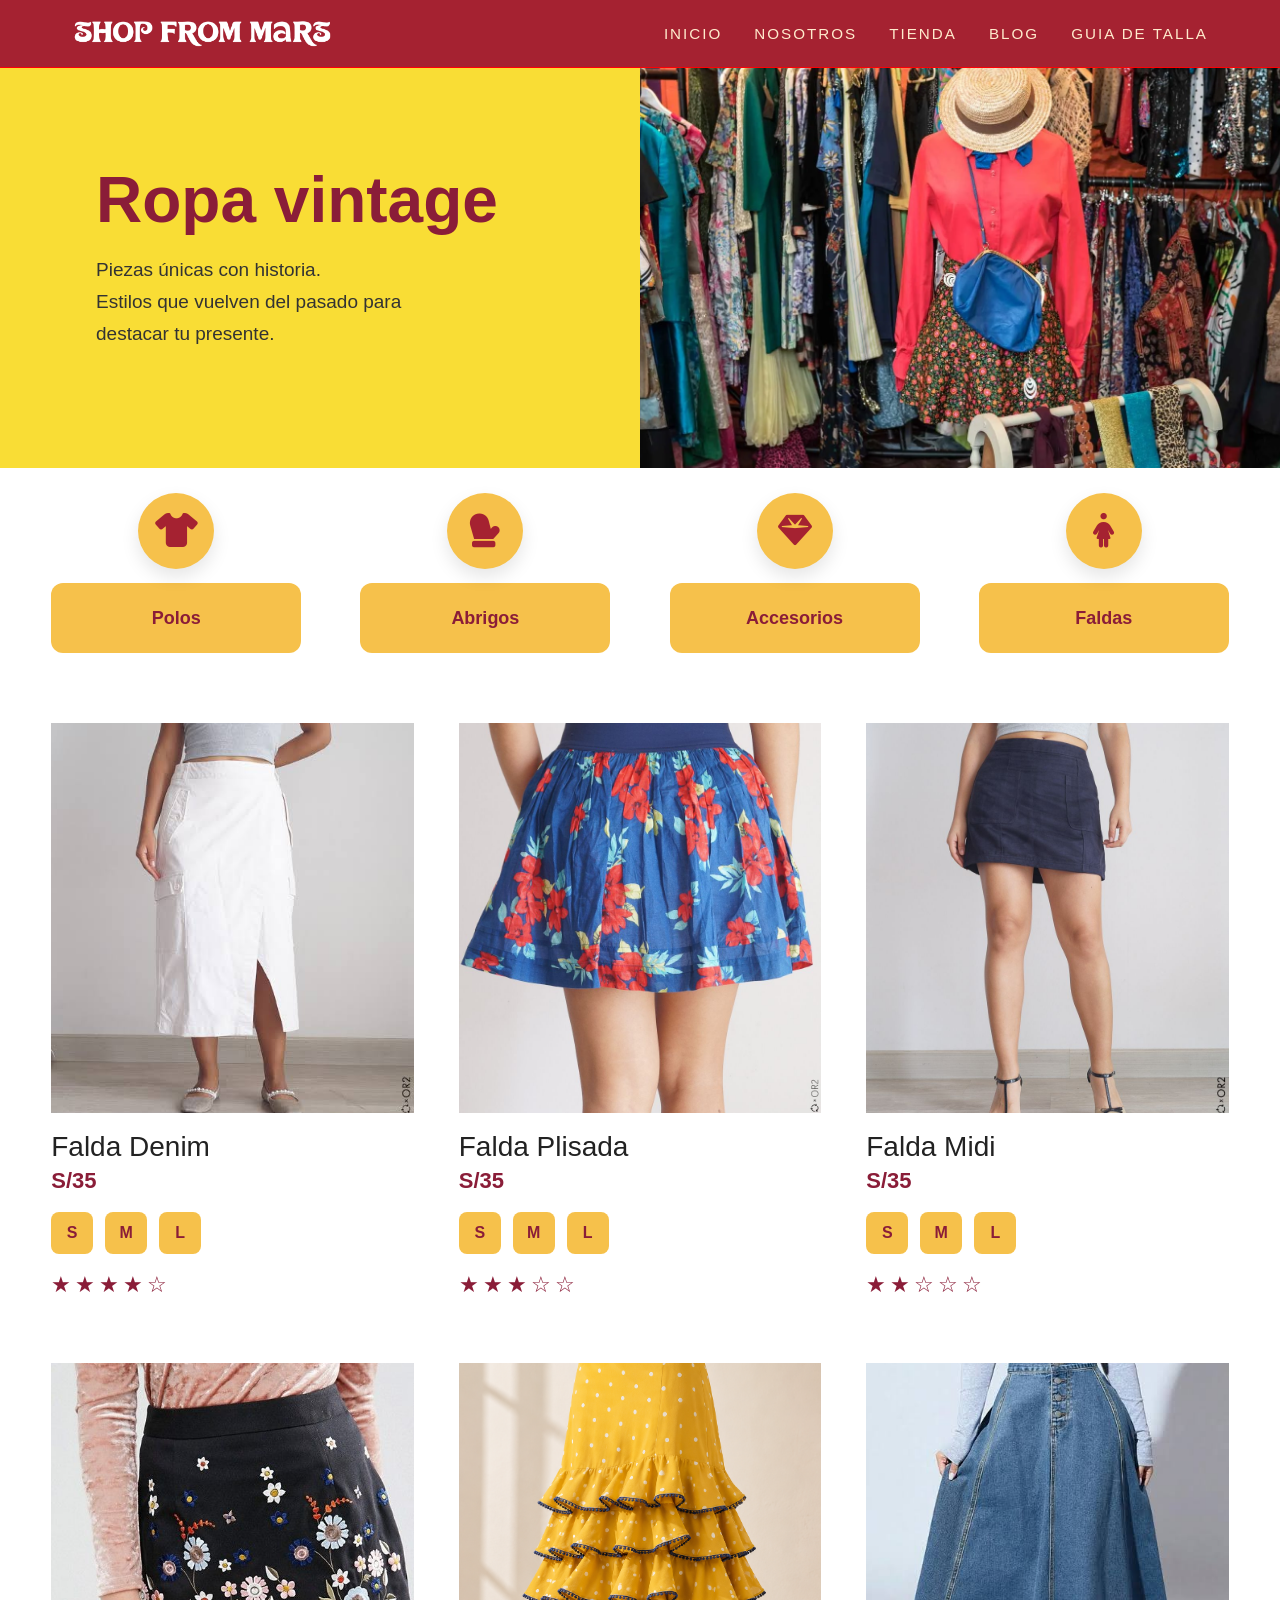
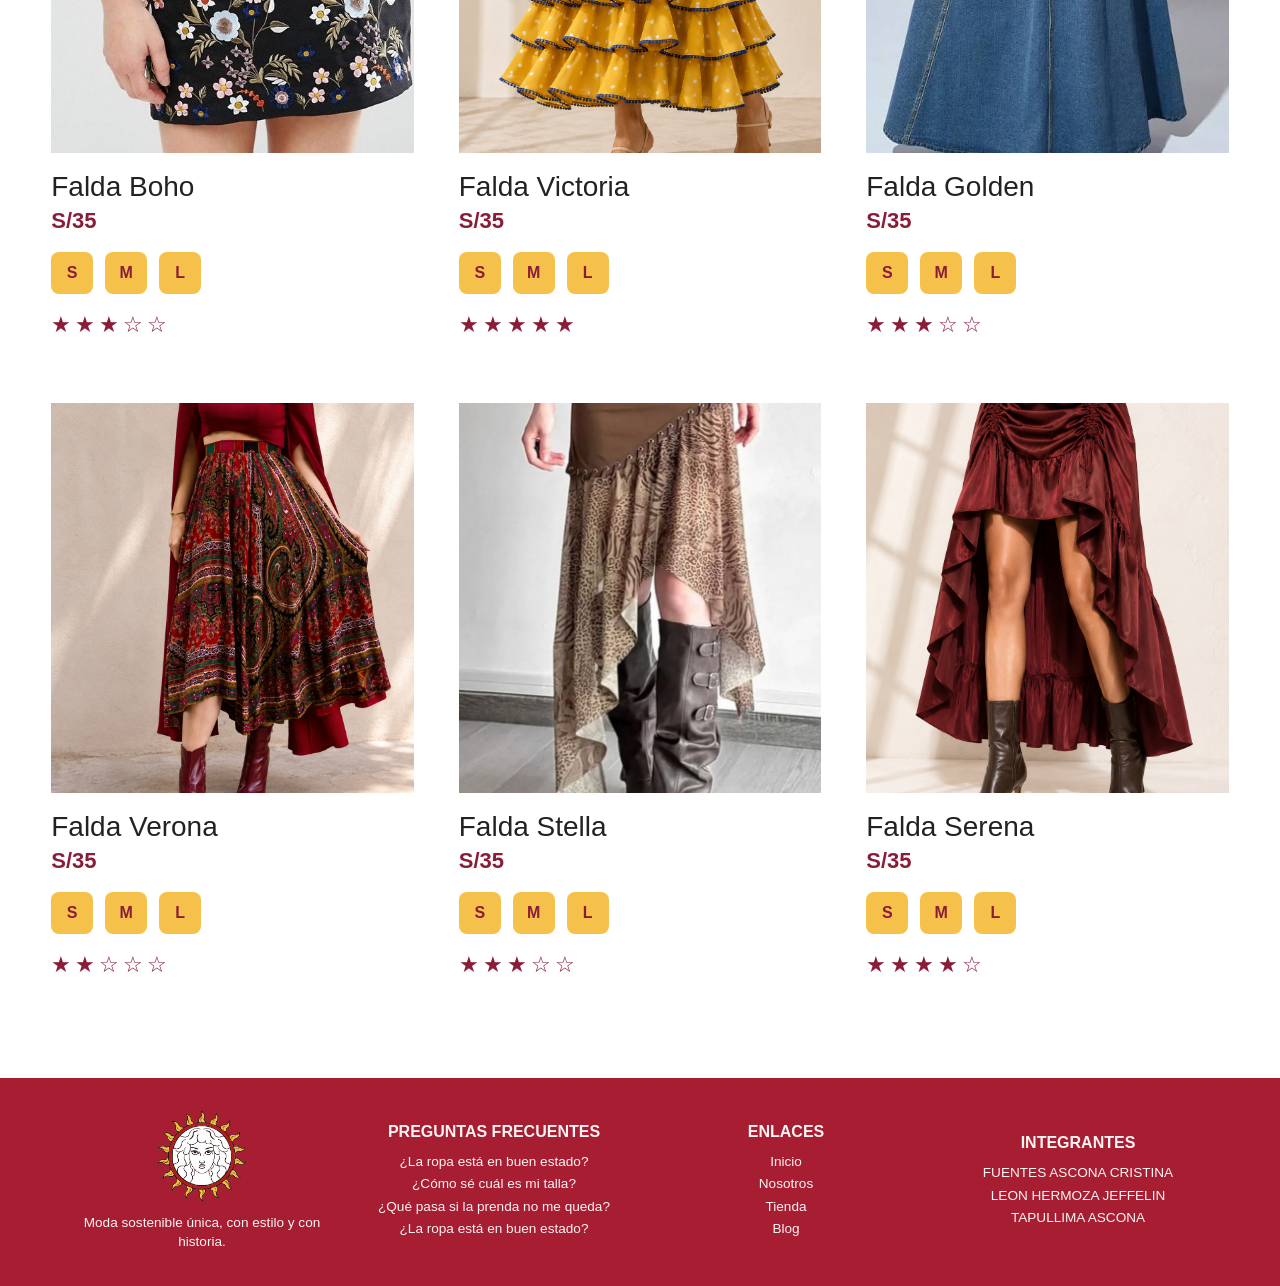
<file: faldas.html>
<!DOCTYPE html>
<html lang="en">
<head>
    <meta charset="UTF-8">
    <meta name="viewport" content="width=device-width, initial-scale=1.0">
    <title>Document</title>
    <link rel="stylesheet" href="css/tienda.css">
    <link href="https://fonts.googleapis.com/css2?family=DM+Serif+Display:ital@0;1&display=swap" rel="stylesheet">
    <link rel="stylesheet" href="https://cdnjs.cloudflare.com/ajax/libs/font-awesome/6.7.2/css/all.min.css">
</head>
<body>
   <header class="cabecera">
    <div class="menu">

        <a href="index.html" class="logo">
    <img src="imagenes/alogo_Mesa de trabajo 1.png" alt="Shop From Mars">
</a>
            <nav class="botones">
                <a href="index.html" class="enlaces">INICIO</a>
                <a href="nosotros.html" class="enlaces">NOSOTROS</a>
                <a href="tienda.html" class="enlaces">TIENDA</a>
                <a href="blog.html" class="enlaces">BLOG</a>
                <a href="guiadetalla.html" class="enlaces">GUIA DE TALLA</a>
                
            </nav>
        </div>
           
    </header>
  
      
           
    
      <main class="shop-page">

    <!-- HERO -->
    <section class="hero-shop">

        <div class="hero-text">
            <div class="hero-content">
                <h1>Ropa vintage</h1>

                <p>
                    Piezas únicas con historia.<br>
                    Estilos que vuelven del pasado para destacar tu presente.
                </p>
            </div>
        </div>

        <div class="hero-image">
            <img src="imagenes/ropa-vintage.jpg" alt="">
        </div>

    </section>

 <!-- CONTENEDOR -->
    <div class="contenedor-general">

    <!-- CATEGORIAS -->

    <!-- CATEGORIAS -->

<section class="categorias">

    <a href="polos.html" class="categoria-btn">

        <div class="icono-categoria">
            <i class="fa-solid fa-shirt"></i>
        </div>

        Polos

    </a>

    <a href="abrigos.html" class="categoria-btn">

        <div class="icono-categoria">
            <i class="fa-solid fa-mitten"></i>
        </div>

        Abrigos

    </a>

    <a href="accesorios.html" class="categoria-btn">

        <div class="icono-categoria">
            <i class="fa-solid fa-gem"></i>
        </div>

        Accesorios

    </a>

    <a href="faldas.html" class="categoria-btn">

        <div class="icono-categoria">
            <i class="fa-solid fa-person-dress"></i>
        </div>

        Faldas

    </a>

</section>



    <!-- PRODUCTOS -->

    <section class="productos">

        <!-- Producto 1 -->

        <article class="card">

            <img src="imagenes/falda1.jfif" alt="">

            <h3>Falda Denim</h3>

            <span class="precio">S/35</span>

            <div class="tallas">
                <span>S</span>
                <span>M</span>
                <span>L</span>
            </div>

            <div class="rating">
                ★★★★☆
            </div>

        </article>



        <!-- Producto 2 -->

        <article class="card" id="falda2">

    <img src="imagenes/falda2.jpg" alt="">

    <h3>Falda Plisada</h3>

    <span class="precio">S/35</span>

    <div class="tallas">
        <span>S</span>
        <span>M</span>
        <span>L</span>
    </div>

    <div class="rating">
        ★★★☆☆
    </div>

</article>



        <!-- Producto 3 -->

        <article class="card">

            <img src="imagenes/falda3.jpg" alt="">

            <h3>Falda Midi</h3>

            <span class="precio">S/35</span>

            <div class="tallas">
                <span>S</span>
                <span>M</span>
                <span>L</span>
            </div>

            <div class="rating">
                ★★☆☆☆
            </div>

        </article>



        <!-- Producto 4 -->

        <article class="card">

            <img src="imagenes/fald4.jpg" alt="">

            <h3>Falda Boho</h3>

            <span class="precio">S/35</span>

            <div class="tallas">
                <span>S</span>
                <span>M</span>
                <span>L</span>
            </div>

            <div class="rating">
                ★★★☆☆
            </div>

        </article>



        <!-- Producto 5 -->

        <article class="card">

            <img src="imagenes/falda5.png" alt="">

            <h3>Falda Victoria</h3>

            <span class="precio">S/35</span>

            <div class="tallas">
                <span>S</span>
                <span>M</span>
                <span>L</span>
            </div>

            <div class="rating">
                ★★★★★
            </div>

        </article>



        <!-- Producto 6 -->

        <article class="card">

            <img src="imagenes/fald6.jfif" alt="">

            <h3>Falda Golden</h3>

            <span class="precio">S/35</span>

            <div class="tallas">
                <span>S</span>
                <span>M</span>
                <span>L</span>
            </div>

            <div class="rating">
                ★★★☆☆
            </div>

        </article>
        <!-- Producto 7 -->

        <article class="card">

            <img src="imagenes/falda7.png" alt="">

            <h3>Falda Verona</h3>

            <span class="precio">S/35</span>

            <div class="tallas">
                <span>S</span>
                <span>M</span>
                <span>L</span>
            </div>

            <div class="rating">
                ★★☆☆☆
            </div>

        </article>
        <!-- Producto 8 -->

        <article class="card">

            <img src="imagenes/fald8.jfif" alt="">

            <h3>Falda Stella</h3>

            <span class="precio">S/35</span>

            <div class="tallas">
                <span>S</span>
                <span>M</span>
                <span>L</span>
            </div>

            <div class="rating">
                ★★★☆☆
            </div>

        </article>



        <!-- Producto 9 -->

        <article class="card">

            <img src="imagenes/falda9.png" alt="">

            <h3>Falda Serena</h3>

            <span class="precio">S/35</span>

            <div class="tallas">
                <span>S</span>
                <span>M</span>
                <span>L</span>
            </div>

            <div class="rating">
                ★★★★☆
            </div>

        </article>

    </section>


    </main>
    

    
    <footer class="pie-pagina">
    <div class="pie-columna logo-columna">
        <img src="imagenes/logo.png" alt="Logo marca" class="logo-footer">
        <p>Moda sostenible única, con estilo y con historia.</p>
    </div>

    <div class="pie-columna centrada">
        <h3>PREGUNTAS FRECUENTES</h3>
        <p>¿La ropa está en buen estado?</p>
        <p>¿Cómo sé cuál es mi talla?</p>
        <p>¿Qué pasa si la prenda no me queda?</p>
        <p>¿La ropa está en buen estado?</p>
    </div>

    <div class="pie-columna centrada">
        <h3>ENLACES</h3>
        <p>Inicio</p>
        <p>Nosotros</p>
        <p>Tienda</p>
        <p>Blog</p>
    </div>

    <div class="pie-columna centrada">
        <h3>INTEGRANTES</h3>
        <p>FUENTES ASCONA CRISTINA</p>
        <p>LEON HERMOZA JEFFELIN</p>
        <p>TAPULLIMA ASCONA</p>
    
    </div>
</footer>
</body>
</html>
</file>
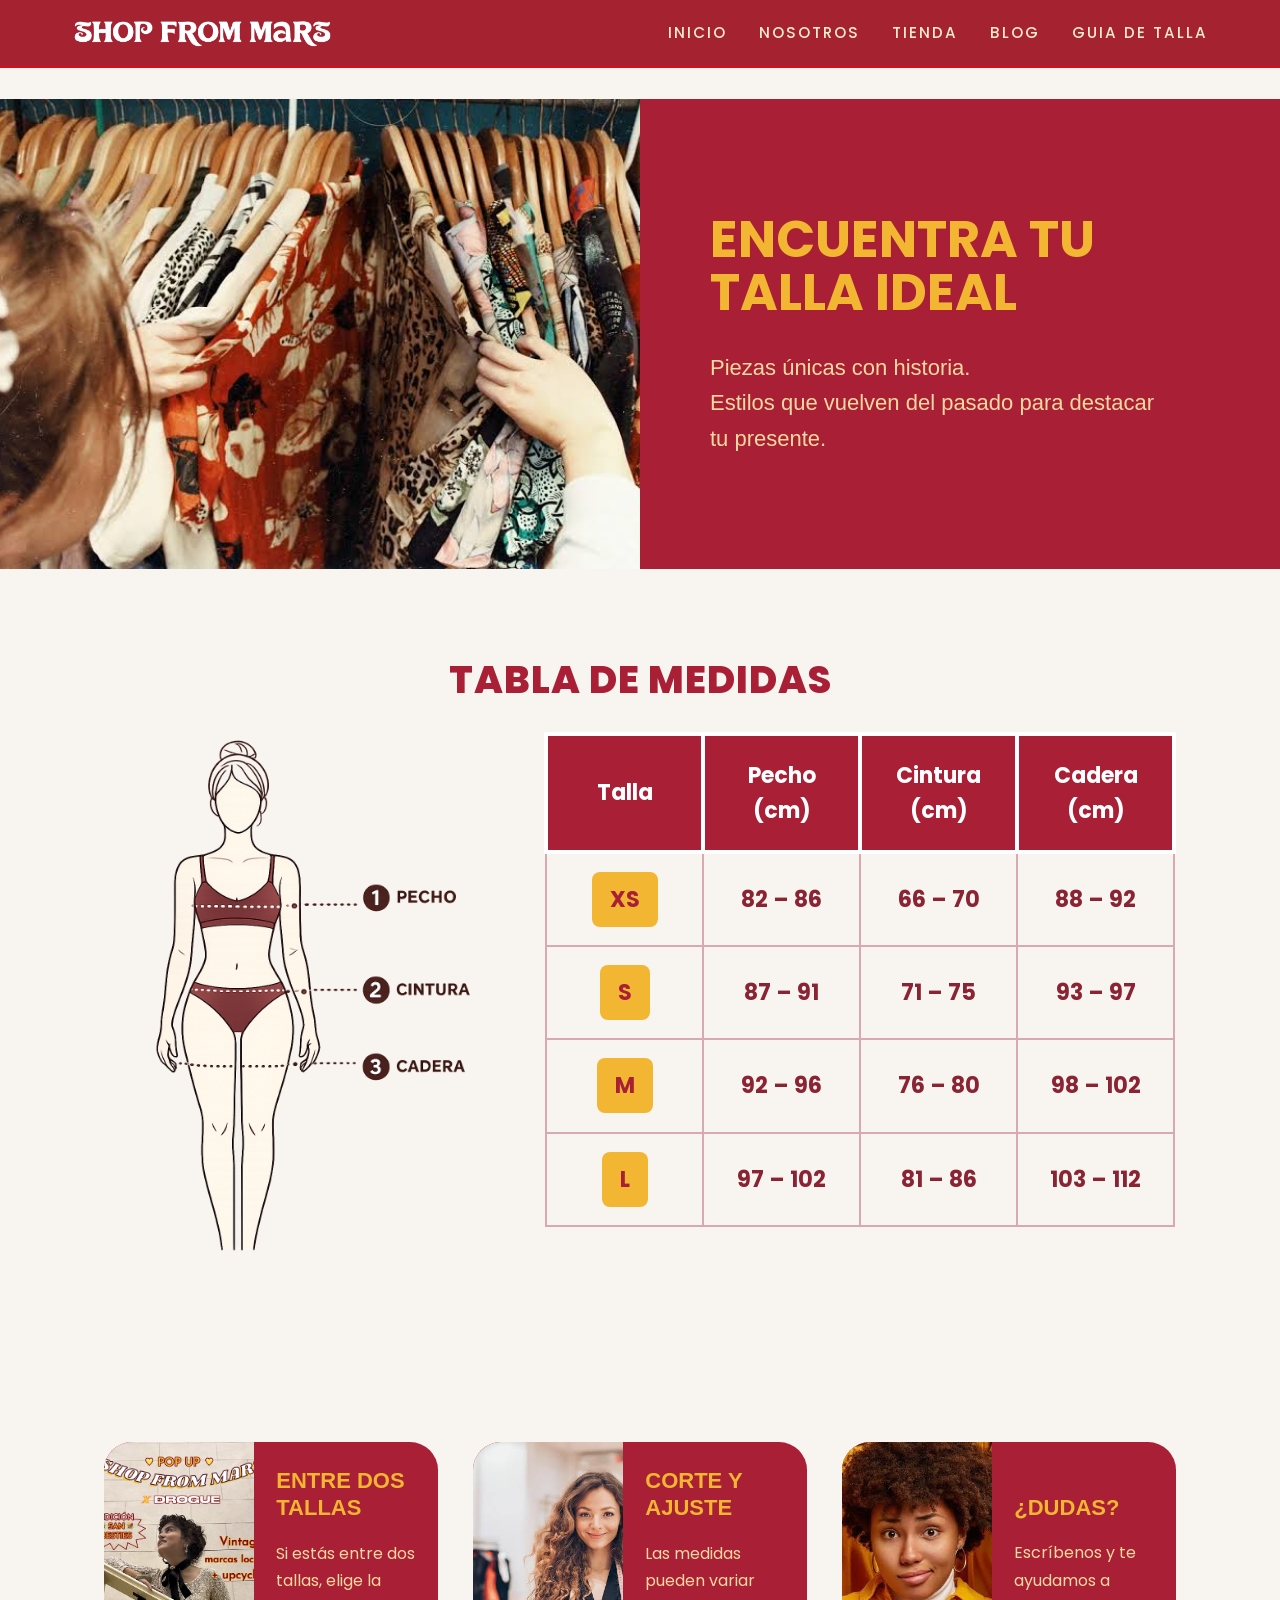
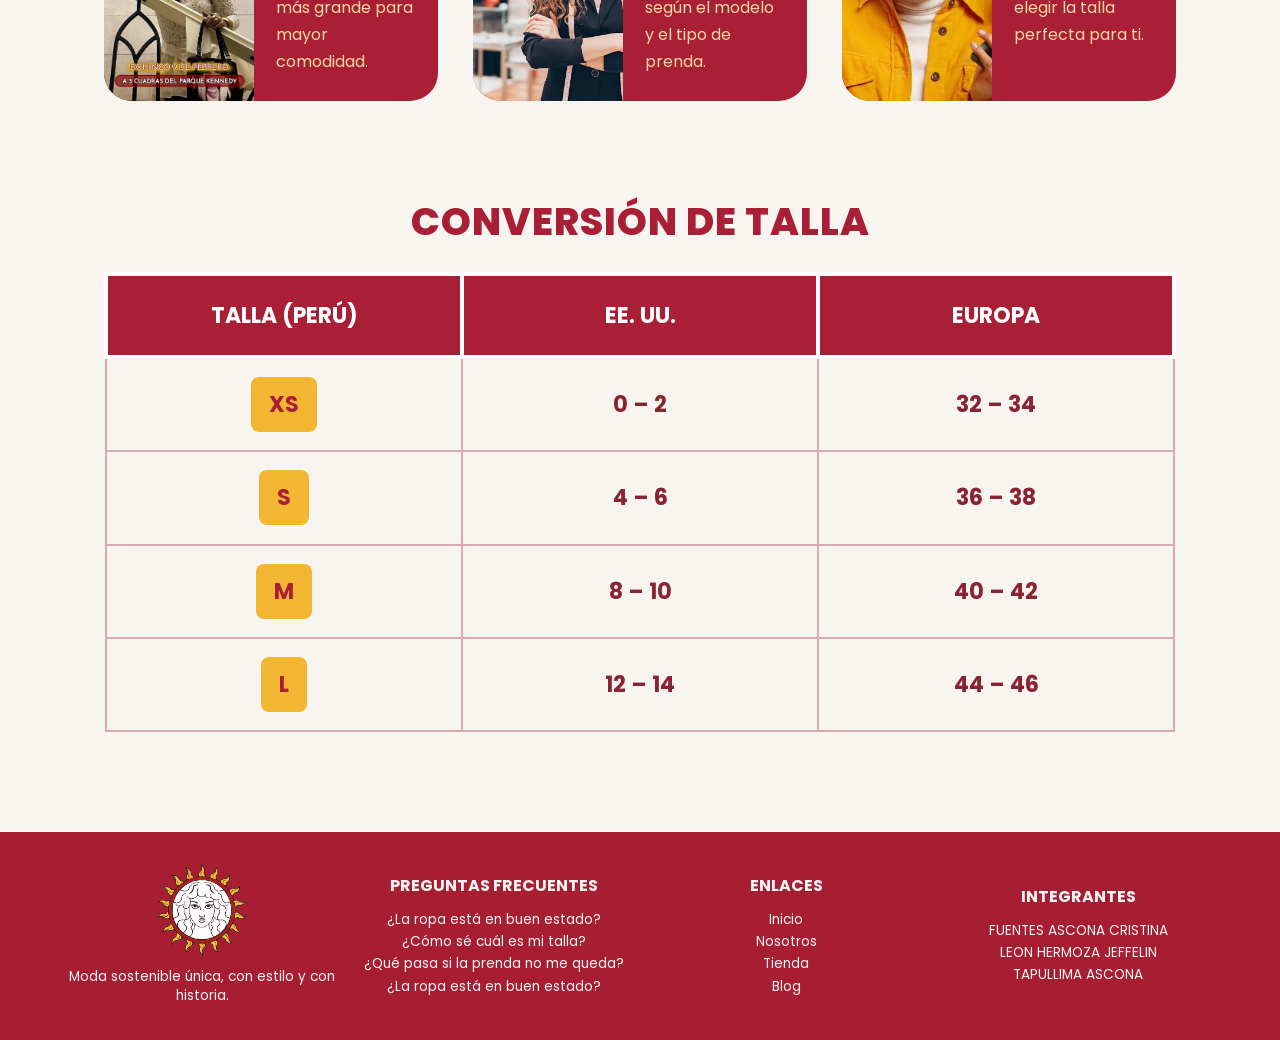
<file: guiadetalla.html>
<!DOCTYPE html>
<html lang="en">
<head>
    <meta charset="UTF-8">
    <meta name="viewport" content="width=device-width, initial-scale=1.0">
    <title>Document</title>
    <link rel="stylesheet" href="css/guiadetalla.css">
    <link href="https://fonts.googleapis.com/css2?family=Poppins:wght@300;400;500;600;700;800&display=swap" rel="stylesheet">
    <link rel="stylesheet" href="https://cdnjs.cloudflare.com/ajax/libs/font-awesome/6.7.2/css/all.min.css">
</head>
<body>
    <header class="cabecera">
    <div class="menu">

        <a href="index.html" class="logo">
    <img src="imagenes/alogo_Mesa de trabajo 1.png" alt="Shop From Mars">
</a>
            <nav class="botones">
                <a href="index.html" class="enlaces">INICIO</a>
                <a href="nosotros.html" class="enlaces">NOSOTROS</a>
                <a href="tienda.html" class="enlaces">TIENDA</a>
                <a href="blog.html" class="enlaces">BLOG</a>
                <a href="guiadetalla.html" class="enlaces">GUIA DE TALLA</a>
                
            </nav>
        </div>
           
    </header>
  
      
           
    
      <main >
    

    <!-- HERO -->
    <section class="hero-guia">

        <div class="hero-imagen">
            <img src="imagenes/tienda1arriba.jfif" alt="Ropa Vintage">
        </div>

        <div class="hero-texto">
            <h1>ENCUENTRA TU TALLA IDEAL</h1>

            <p>
                Piezas únicas con historia.<br>
                Estilos que vuelven del pasado para destacar tu presente.
            </p>
        </div>

    </section>


    <!-- TABLA DE MEDIDAS -->

    <section class="medidas">
         <h2 class="titulo-medidas">TABLA DE MEDIDAS</h2>

        <div class="modelo">

            <img src="imagenes/modelo.png" alt="Guía de medidas">

        </div>


        <div class="tabla-medidas">

            

            <table>

                <thead>

                    <tr>
                        <th>Talla</th>
                        <th>Pecho <br>(cm)</th>
                        <th>Cintura <br>(cm)</th>
                        <th>Cadera <br>(cm)</th>
                    </tr>

                </thead>

                <tbody>

                    <tr>
                        <td><span>XS</span></td>
                        <td>82 – 86</td>
                        <td>66 – 70</td>
                        <td>88 – 92</td>
                    </tr>

                    <tr>
                        <td><span>S</span></td>
                        <td>87 – 91</td>
                        <td>71 – 75</td>
                        <td>93 – 97</td>
                    </tr>

                    <tr>
                        <td><span>M</span></td>
                        <td>92 – 96</td>
                        <td>76 – 80</td>
                        <td>98 – 102</td>
                    </tr>

                    <tr>
                        <td><span>L</span></td>
                        <td>97 – 102</td>
                        <td>81 – 86</td>
                        <td>103 – 112</td>
                    </tr>

                </tbody>

            </table>

        </div>

    </section>



    <!-- TARJETAS -->

    <section class="info">

        <article class="card-info">

            <img src="imagenes/insta5.jpeg" alt="">

<div class="contenido-card">

    <h3>ENTRE DOS TALLAS</h3>

    <p>
        Si estás entre dos tallas,
        elige la más grande para
        mayor comodidad.
    </p>

</div>

        </article>



        <article class="card-info">

            <img src="imagenes/corteajuste.jfif" alt="">
<div class="contenido-card">
            

                <h3>CORTE Y AJUSTE</h3>

                <p>
                    Las medidas pueden variar
                    según el modelo y el tipo
                    de prenda.
                </p>

            </div>

        </article>



        <article class="card-info">

            <img src="imagenes/dudas.jfif" alt="">
<div class="contenido-card">
            

                <h3>¿DUDAS?</h3>

                <p>
                    Escríbenos y te ayudamos
                    a elegir la talla perfecta
                    para ti.
                </p>

            </div>

        </article>

    </section>



    <!-- CONVERSIÓN -->

    <section class="conversion">

        <h2>CONVERSIÓN DE TALLA</h2>

        <table>

            <thead>

                <tr>

                    <th>TALLA (PERÚ)</th>
                    <th>EE. UU.</th>
                    <th>EUROPA</th>

                </tr>

            </thead>

            <tbody>

                <tr>

                    <td><span>XS</span></td>
                    <td>0 – 2</td>
                    <td>32 – 34</td>

                </tr>

                <tr>

                    <td><span>S</span></td>
                    <td>4 – 6</td>
                    <td>36 – 38</td>

                </tr>

                <tr>

                    <td><span>M</span></td>
                    <td>8 – 10</td>
                    <td>40 – 42</td>

                </tr>

                <tr>

                    <td><span>L</span></td>
                    <td>12 – 14</td>
                    <td>44 – 46</td>

                </tr>

            </tbody>

        </table>

    </section>


      </main>
    

    
    <footer class="pie-pagina">
    <div class="pie-columna logo-columna">
        <img src="imagenes/logo.png" alt="Logo marca" class="logo-footer">
        <p>Moda sostenible única, con estilo y con historia.</p>
    </div>

    <div class="pie-columna centrada">
        <h3>PREGUNTAS FRECUENTES</h3>
        <p>¿La ropa está en buen estado?</p>
        <p>¿Cómo sé cuál es mi talla?</p>
        <p>¿Qué pasa si la prenda no me queda?</p>
        <p>¿La ropa está en buen estado?</p>
    </div>

    <div class="pie-columna centrada">
        <h3>ENLACES</h3>
        <p>Inicio</p>
        <p>Nosotros</p>
        <p>Tienda</p>
        <p>Blog</p>
    </div>

    <div class="pie-columna centrada">
        <h3>INTEGRANTES</h3>
        <p>FUENTES ASCONA CRISTINA</p>
        <p>LEON HERMOZA JEFFELIN</p>
        <p>TAPULLIMA ASCONA</p>
    
    </div>
</footer>
</body>
</html>
</file>
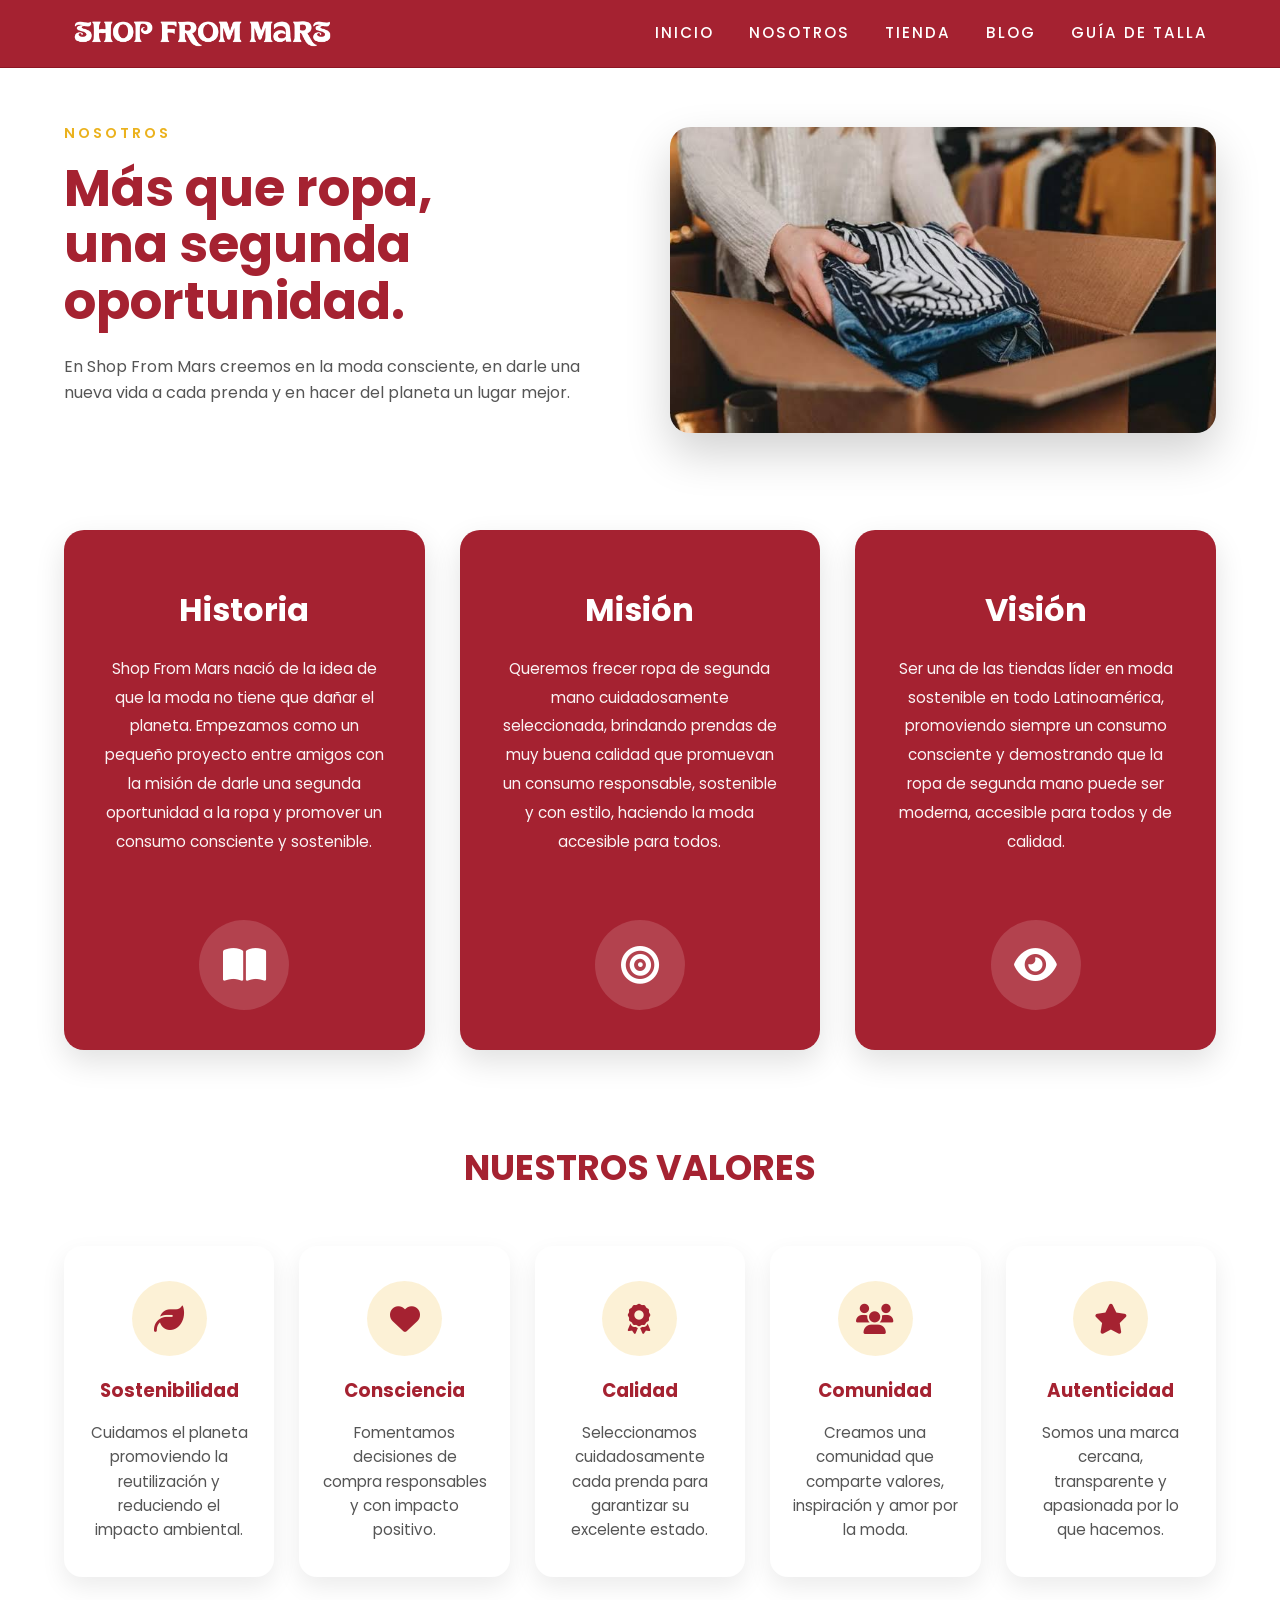
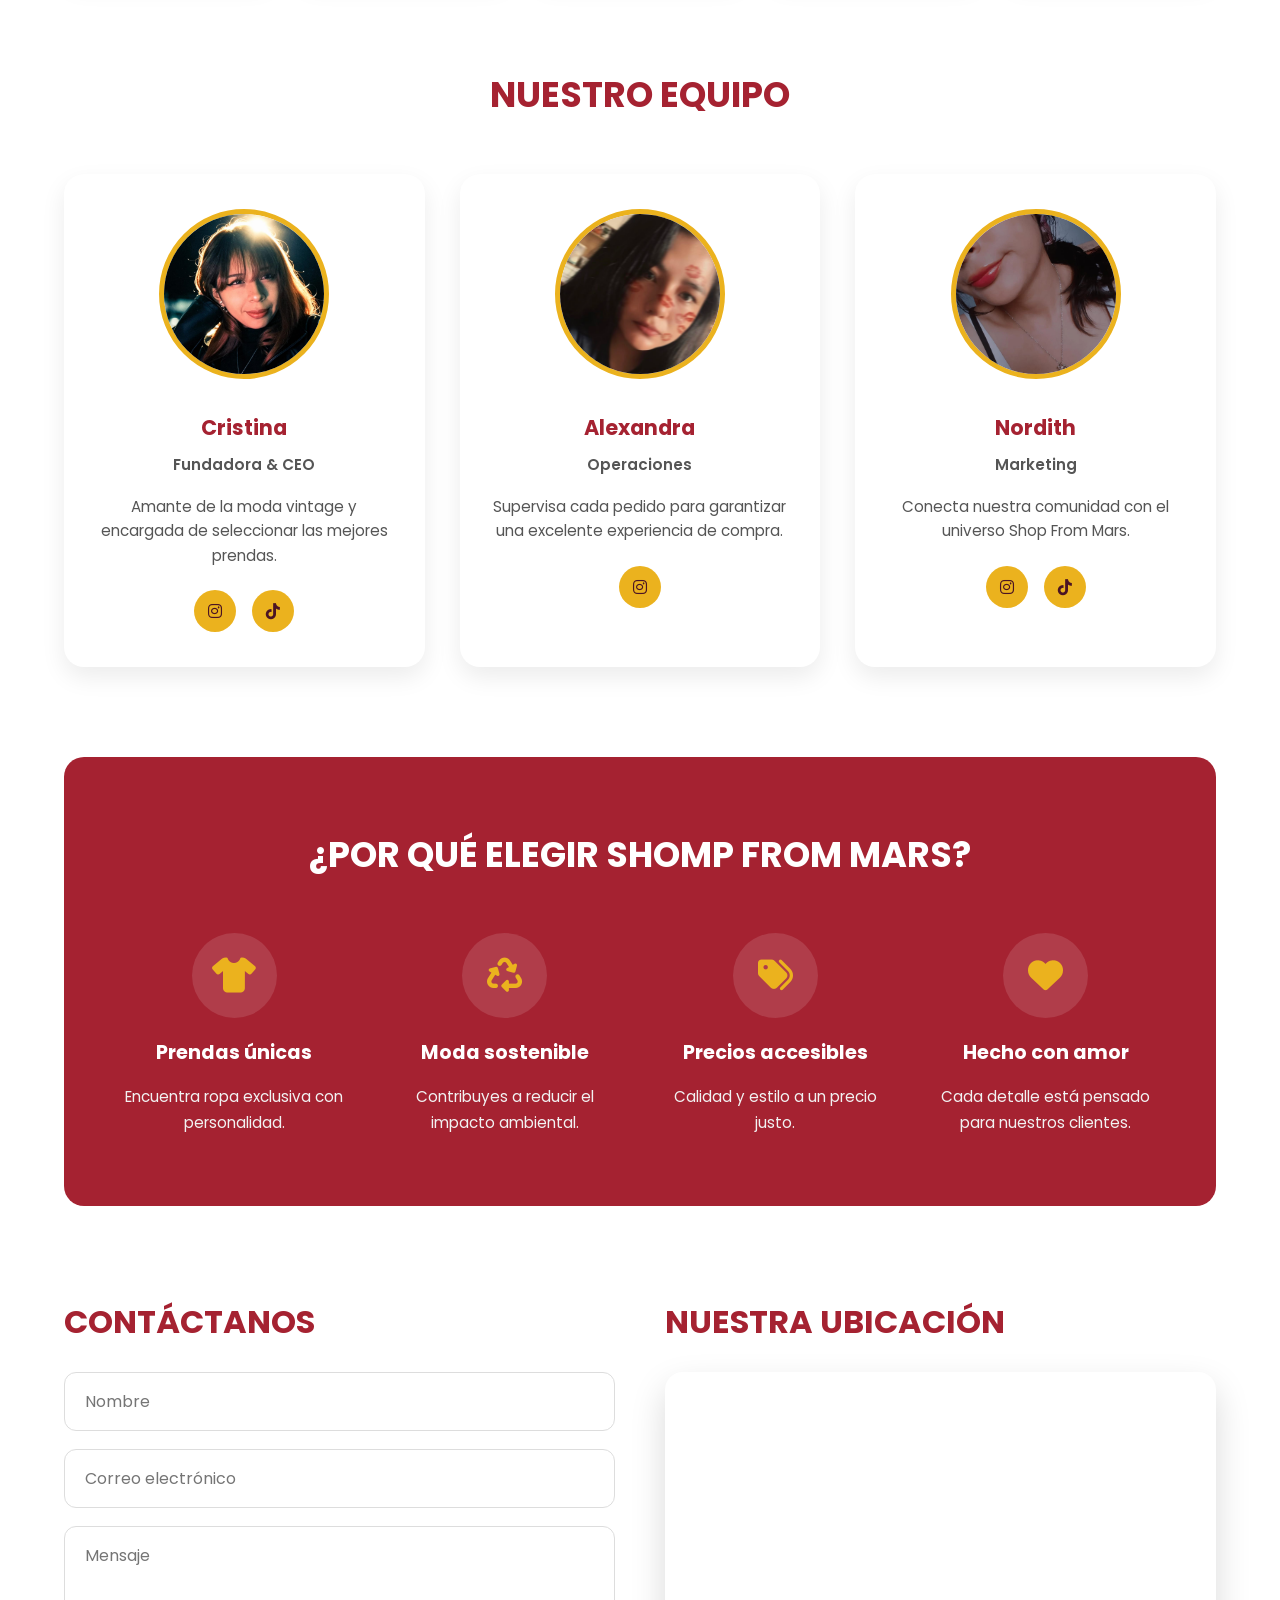
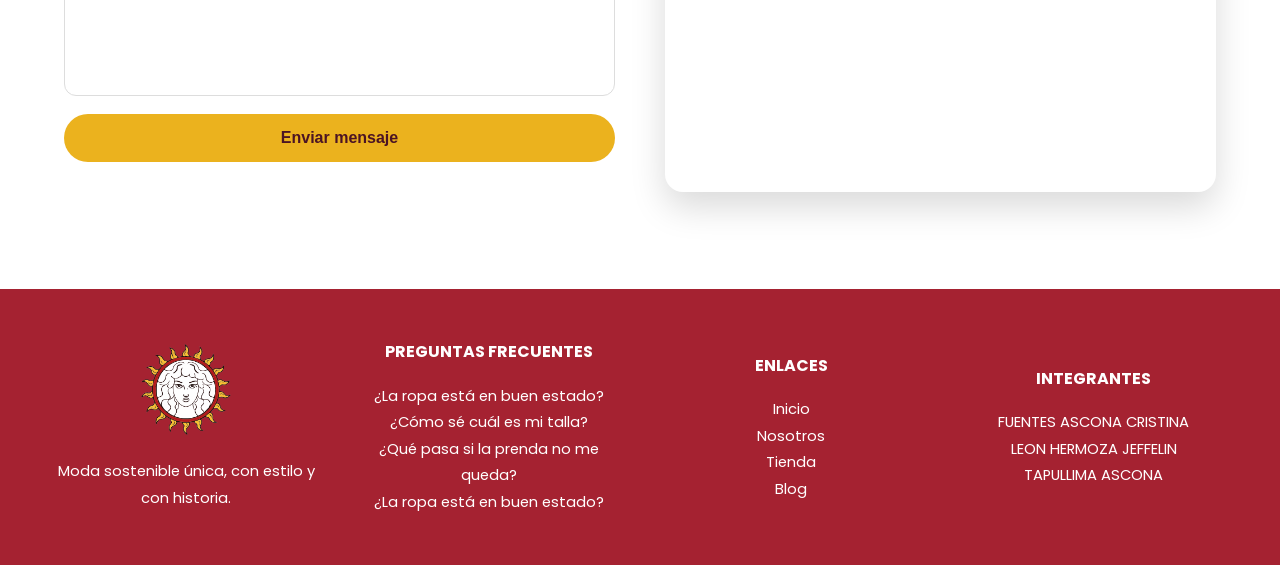
<file: nosotros.html>
<!DOCTYPE html>
<html lang="es">

<head>

    <meta charset="UTF-8">
    <meta name="viewport" content="width=device-width, initial-scale=1.0">

    <title>Nosotros | Shop From Mars</title>

    <link rel="stylesheet" href="css/nosotro.css">

    <link href="https://fonts.googleapis.com/css2?family=Poppins:wght@300;400;500;600;700;800&display=swap" rel="stylesheet">

    <link rel="stylesheet"
        href="https://cdnjs.cloudflare.com/ajax/libs/font-awesome/6.7.2/css/all.min.css">

</head>

<body>

    <!-- ===========================
            CABECERA
    ============================ -->

    <header class="cabecera">
    <div class="menu">

       <a href="index.html" class="logo">
    <img src="imagenes/alogo_Mesa de trabajo 1.png" alt="Shop From Mars">
</a>

            <nav class="botones">

                <a href="index.html" class="enlaces">INICIO</a>
                <a href="nosotros.html" class="enlaces">NOSOTROS</a>
                <a href="tienda.html" class="enlaces">TIENDA</a>
                <a href="blog.html" class="enlaces">BLOG</a>
                <a href="guiadetalla.html" class="enlaces">GUÍA DE TALLA</a>

                

            </nav>

        </div>

    </header>



    <!-- ===========================
                MAIN
    ============================ -->

    <main class="nosotros-main contenedor-general">

        <!-- HERO -->

        <section class="hero-nosotros">

            <div class="hero-texto">

                <span class="subtitulo">

                    NOSOTROS

                </span>

                <h1>

                    Más que ropa,
                    <br>
                    una segunda oportunidad.

                </h1>

                <p>

                    En Shop From Mars creemos en la moda consciente,
                    en darle una nueva vida a cada prenda y en hacer
                    del planeta un lugar mejor.

                </p>

            </div>

            <div class="hero-imagen">

                <img
                    src="imagenes/nosotros ima1.jpg"
                    alt="Ropa colgada">

            </div>

        </section>



        <section class="seccion-valores-base">

    <div class="fila-mision-vision">

        <!-- HISTORIA -->
        <div class="tarjeta-historia">

            <div class="contenido-tarjeta">

                <div class="texto">
                    <h3>Historia</h3>

                    <p>
                        Shop From Mars nació de la idea de que la moda no tiene que dañar el planeta. Empezamos como un pequeño proyecto entre amigos con la misión de darle una segunda oportunidad a la ropa y promover un consumo consciente y sostenible.
                    </p>
                </div>

                <div class="icono-nosotros">
    <i class="fa-solid fa-book-open"></i>
</div>

            </div>

        </div>


        <!-- MISIÓN -->
        <div class="tarjeta-mision">

            <div class="contenido-tarjeta">

                <div class="texto">
                    <h3>Misión</h3>

                    <p>
                        Queremos frecer ropa de segunda mano cuidadosamente seleccionada, brindando prendas de muy buena calidad que promuevan un consumo responsable, sostenible y con estilo, haciendo la moda accesible para todos.
                    </p>
                </div>

                <div class="icono-nosotros">
    <i class="fa-solid fa-bullseye"></i>
</div>

            </div>

        </div>


        <!-- VISIÓN -->
        <div class="tarjeta-vision">

            <div class="contenido-tarjeta">

                <div class="texto">
                    <h3>Visión</h3>

                    <p>
                        Ser una de las tiendas líder en moda sostenible en todo Latinoamérica, promoviendo siempre un consumo consciente y demostrando que la ropa de segunda mano puede ser moderna, accesible para todos y de calidad.
                    </p>
                </div>

                <div class="icono-nosotros">
    <i class="fa-solid fa-eye"></i>
</div>

            </div>

        </div>

    </div>

</section>
          <!-- ===========================
                VALORES
        ============================ -->

        <section class="seccion-valores">

            <h2>NUESTROS VALORES</h2>

            <div class="grid-valores">

                <div class="valor-item">

                    <div class="icono-valor">
                        <i class="fa-solid fa-leaf"></i>
                    </div>

                    <h4>Sostenibilidad</h4>

                    <p>
                        Cuidamos el planeta promoviendo la reutilización
                        y reduciendo el impacto ambiental.
                    </p>

                </div>

                <div class="valor-item">

                    <div class="icono-valor">
                        <i class="fa-solid fa-heart"></i>
                    </div>

                    <h4>Consciencia</h4>

                    <p>
                        Fomentamos decisiones de compra responsables
                        y con impacto positivo.
                    </p>

                </div>

                <div class="valor-item">

                    <div class="icono-valor">
                        <i class="fa-solid fa-award"></i>
                    </div>

                    <h4>Calidad</h4>

                    <p>
                        Seleccionamos cuidadosamente cada prenda para
                        garantizar su excelente estado.
                    </p>

                </div>

                <div class="valor-item">

                    <div class="icono-valor">
                        <i class="fa-solid fa-users"></i>
                    </div>

                    <h4>Comunidad</h4>

                    <p>
                        Creamos una comunidad que comparte valores,
                        inspiración y amor por la moda.
                    </p>

                </div>

                <div class="valor-item">

                    <div class="icono-valor">
                        <i class="fa-solid fa-star"></i>
                    </div>

                    <h4>Autenticidad</h4>

                    <p>
                        Somos una marca cercana, transparente
                        y apasionada por lo que hacemos.
                    </p>

                </div>

            </div>

        </section>



        <!-- ===========================
                EQUIPO
        ============================ -->

        <section class="seccion-equipo">

            <h2>NUESTRO EQUIPO</h2>

            <div class="grid-equipo">

                <div class="miembro">

                    <img src="imagenes/cris.jpeg" alt="Cristina">

                    <h4>Cristina</h4>

                    <p class="cargo">

                        Fundadora & CEO

                    </p>

                    <p>

                        Amante de la moda vintage y encargada
                        de seleccionar las mejores prendas.

                    </p>

                    <div class="redes-miembro">

                        <a href="#"><i class="fa-brands fa-instagram"></i></a>

                        <a href="#"><i class="fa-brands fa-tiktok"></i></a>

                    </div>

                </div>



                <div class="miembro">

                    <img src="imagenes/ale.jpeg" alt="Alexandra">

                    <h4>Alexandra</h4>

                    <p class="cargo">

                        Operaciones

                    </p>

                    <p>

                        Supervisa cada pedido para garantizar
                        una excelente experiencia de compra.

                    </p>

                    <div class="redes-miembro">

                        <a href="#"><i class="fa-brands fa-instagram"></i></a>

                    </div>

                </div>



                <div class="miembro">

                    <img src="imagenes/nor.jpeg" alt="Nordith">

                    <h4>Nordith</h4>

                    <p class="cargo">

                        Marketing

                    </p>

                    <p>

                        Conecta nuestra comunidad con
                        el universo Shop From Mars.

                    </p>

                    <div class="redes-miembro">

                        <a href="#"><i class="fa-brands fa-instagram"></i></a>

                        <a href="#"><i class="fa-brands fa-tiktok"></i></a>

                    </div>

                </div>

            </div>

        </section>



        <!-- ===========================
            ¿POR QUÉ ELEGIRNOS?
        ============================ -->

        <section class="seccion-porque">

            <h2>¿POR QUÉ ELEGIR SHOMP FROM MARS?</h2>

            <div class="grid-porque">

                <div class="item-porque">

                    <div class="icono-porque">
                        <i class="fa-solid fa-shirt"></i>
                    </div>

                    <h4>Prendas únicas</h4>

                    <p>
                        Encuentra ropa exclusiva con personalidad.
                    </p>

                </div>

                <div class="item-porque">

                    <div class="icono-porque">
                        <i class="fa-solid fa-recycle"></i>
                    </div>

                    <h4>Moda sostenible</h4>

                    <p>
                        Contribuyes a reducir el impacto ambiental.
                    </p>

                </div>

                <div class="item-porque">

                    <div class="icono-porque">
                        <i class="fa-solid fa-tags"></i>
                    </div>

                    <h4>Precios accesibles</h4>

                    <p>
                        Calidad y estilo a un precio justo.
                    </p>

                </div>

                <div class="item-porque">

                    <div class="icono-porque">
                        <i class="fa-solid fa-heart"></i>
                    </div>

                    <h4>Hecho con amor</h4>

                    <p>
                        Cada detalle está pensado para nuestros clientes.
                    </p>

                </div>

            </div>

        </section>



        <!-- ===========================
                CONTACTO
        ============================ -->

        <section class="seccion-contacto">

            <div class="contenedor-contacto">

                <div class="formulario">

                    <h2>CONTÁCTANOS</h2>

                    <form class="formulario-contacto">

                        <input
                            type="text"
                            placeholder="Nombre"
                            required>

                        <input
                            type="email"
                            placeholder="Correo electrónico"
                            required>

                        <textarea
                            placeholder="Mensaje"
                            required></textarea>

                        <button
                            class="btn-enviar"
                            type="submit">

                            Enviar mensaje

                        </button>

                    </form>

                </div>



                <div class="mapa">

                    <h2>NUESTRA UBICACIÓN</h2>

                    <iframe

                        src="https://www.google.com/maps/embed?pb=!1m18!1m12!1m3!1d3230.266728295987!2d-76.87933343710385!3d-12.012447007091465!2m3!1f0!2f0!3f0!3m2!1i1024!2i768!4f13.1!3m3!1m2!1s0x9105c3c9f882470f%3A0x15bcbd585758f6d8!2sCtra.%20Central%201950%2C%20Lima%2015487!5e0!3m2!1ses!2spe!4v1783996547382!5m2!1ses!2spe"

                        loading="lazy"

                        allowfullscreen>

                    </iframe>

                </div>

            </div>

        </section>

    </main>



    <!-- ===========================
                FOOTER
    ============================ -->

    <footer class="pie-pagina">
    <div class="pie-columna logo-columna">
        <img src="imagenes/logo.png" alt="Logo marca" class="logo-footer">
        <p>Moda sostenible única, con estilo y con historia.</p>
    </div>

    <div class="pie-columna centrada">
        <h3>PREGUNTAS FRECUENTES</h3>
        <p>¿La ropa está en buen estado?</p>
        <p>¿Cómo sé cuál es mi talla?</p>
        <p>¿Qué pasa si la prenda no me queda?</p>
        <p>¿La ropa está en buen estado?</p>
    </div>

    <div class="pie-columna centrada">
        <h3>ENLACES</h3>
        <p>Inicio</p>
        <p>Nosotros</p>
        <p>Tienda</p>
        <p>Blog</p>
    </div>

    <div class="pie-columna centrada">
        <h3>INTEGRANTES</h3>
        <p>FUENTES ASCONA CRISTINA</p>
        <p>LEON HERMOZA JEFFELIN</p>
        <p>TAPULLIMA ASCONA</p>
    
    </div>
</footer>

</body>

</html>
</file>
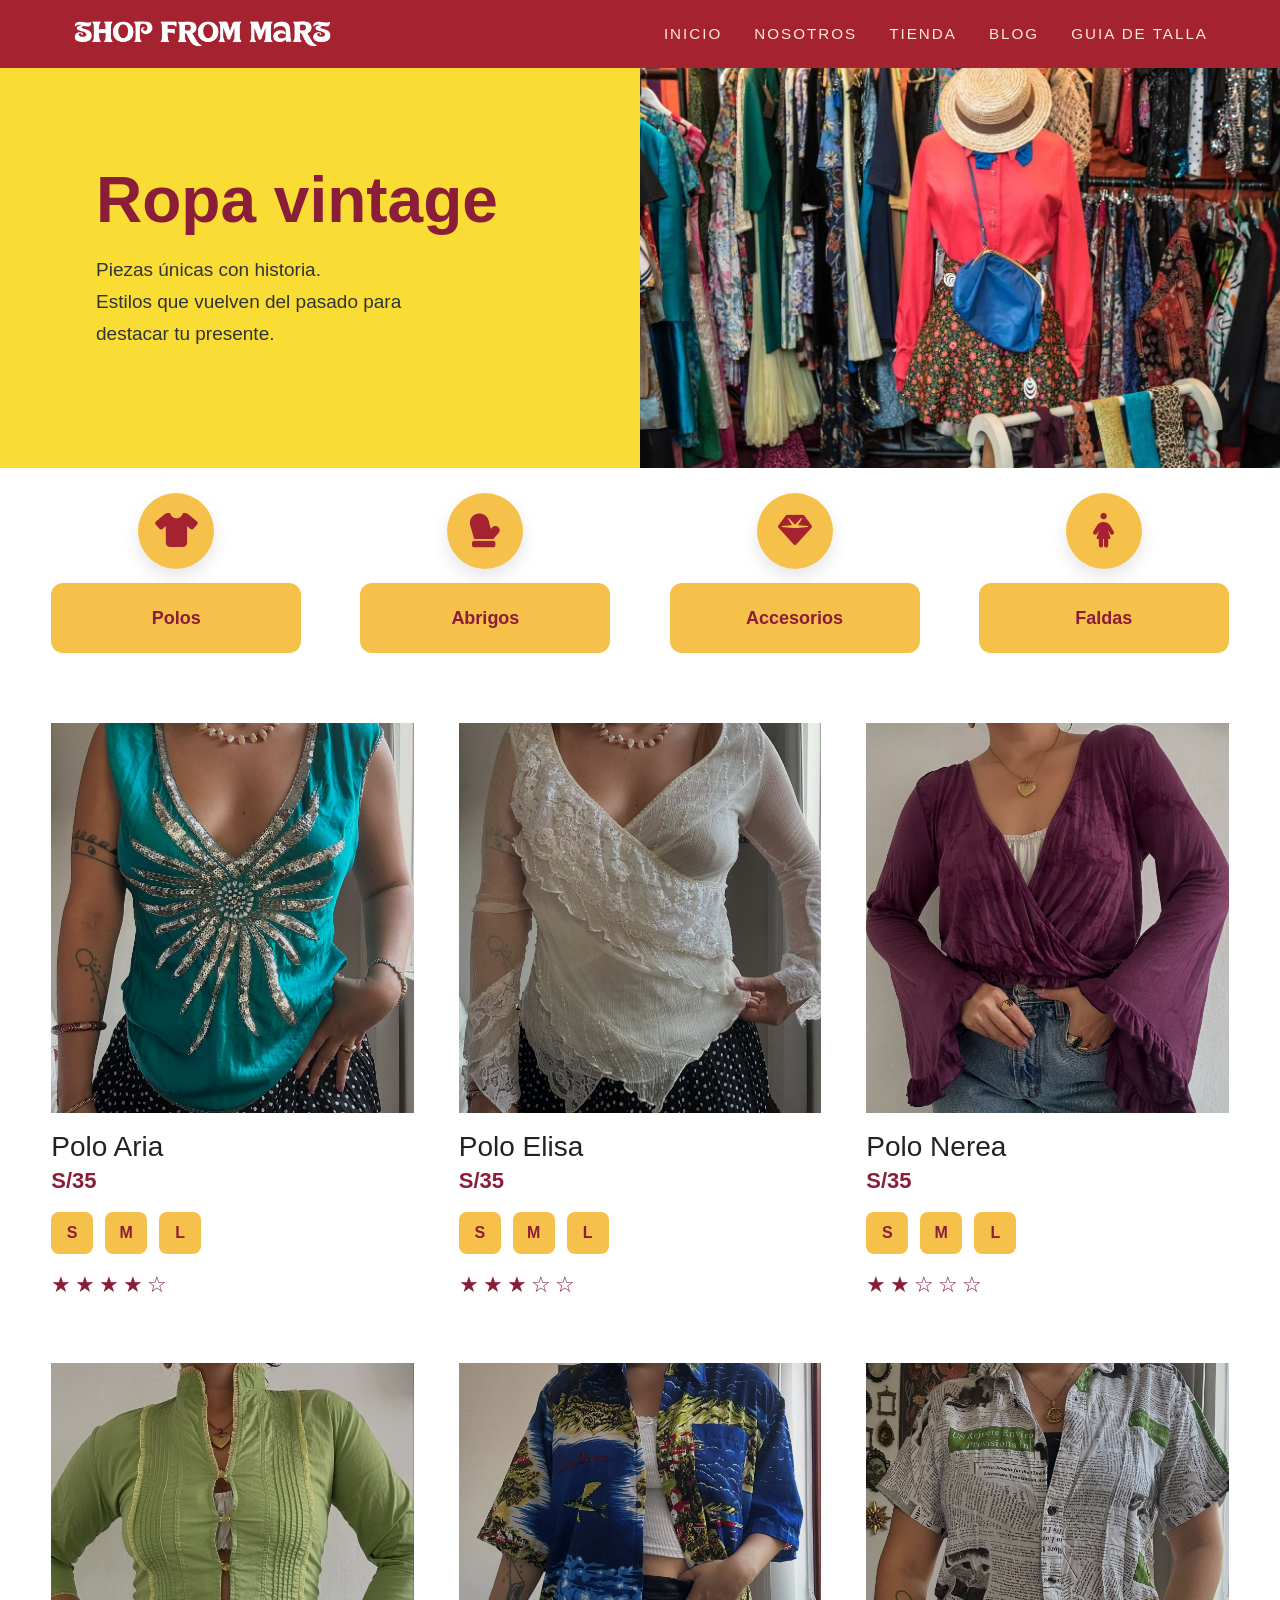
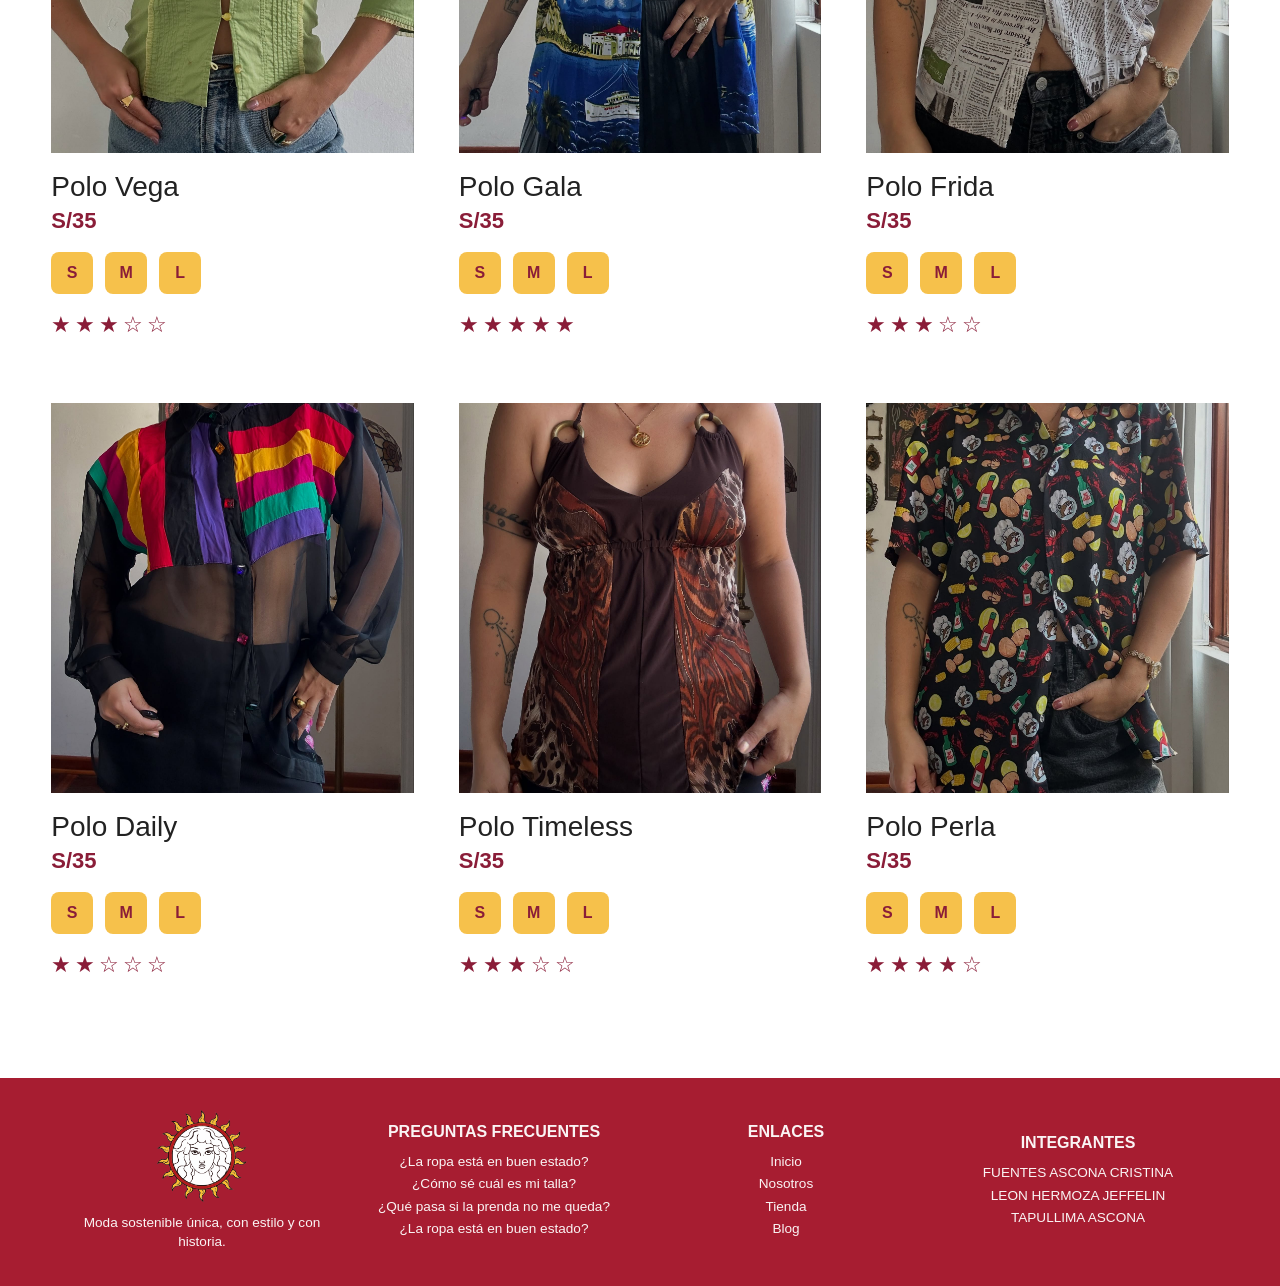
<file: polos.html>
<!DOCTYPE html>
<html lang="en">
<head>
    <meta charset="UTF-8">
    <meta name="viewport" content="width=device-width, initial-scale=1.0">
    <title>Document</title>
    <link rel="stylesheet" href="css/tienda.css">
    <link href="https://fonts.googleapis.com/css2?family=DM+Serif+Display:ital@0;1&display=swap" rel="stylesheet">
    <link rel="stylesheet" href="https://cdnjs.cloudflare.com/ajax/libs/font-awesome/6.7.2/css/all.min.css">
</head>
<body>
   <header class="cabecera">
    <div class="menu">

        <a href="index.html" class="logo">
    <img src="imagenes/alogo_Mesa de trabajo 1.png" alt="Shop From Mars">
</a>
            <nav class="botones">
                <a href="index.html" class="enlaces">INICIO</a>
                <a href="nosotros.html" class="enlaces">NOSOTROS</a>
                <a href="tienda.html" class="enlaces">TIENDA</a>
                <a href="blog.html" class="enlaces">BLOG</a>
                <a href="guiadetalla.html" class="enlaces">GUIA DE TALLA</a>
                
            </nav>
        </div>
           
    </header>
  
      
           
    
      <main class="shop-page">

    <!-- HERO -->
    <section class="hero-shop">

        <div class="hero-text">
            <div class="hero-content">
                <h1>Ropa vintage</h1>

                <p>
                    Piezas únicas con historia.<br>
                    Estilos que vuelven del pasado para destacar tu presente.
                </p>
            </div>
        </div>

        <div class="hero-image">
            <img src="imagenes/ropa-vintage.jpg" alt="">
        </div>

    </section>

 <!-- CONTENEDOR -->
    <div class="contenedor-general">

    <!-- CATEGORIAS -->

    <!-- CATEGORIAS -->

<section class="categorias">

    <a href="polos.html" class="categoria-btn">

        <div class="icono-categoria">
            <i class="fa-solid fa-shirt"></i>
        </div>

        Polos

    </a>

    <a href="abrigos.html" class="categoria-btn">

        <div class="icono-categoria">
            <i class="fa-solid fa-mitten"></i>
        </div>

        Abrigos

    </a>

    <a href="accesorios.html" class="categoria-btn">

        <div class="icono-categoria">
            <i class="fa-solid fa-gem"></i>
        </div>

        Accesorios

    </a>

    <a href="faldas.html" class="categoria-btn">

        <div class="icono-categoria">
            <i class="fa-solid fa-person-dress"></i>
        </div>

        Faldas

    </a>

</section>



    <!-- PRODUCTOS -->

    <section class="productos">

       <!-- Producto 1 -->

<article class="card" id="po1">

    <img src="imagenes/po1.jpeg" alt="">

    <h3>Polo Aria</h3>

    <span class="precio">S/35</span>

    <div class="tallas">
        <span>S</span>
        <span>M</span>
        <span>L</span>
    </div>

    <div class="rating">
        ★★★★☆
    </div>

</article>



        <!-- Producto 2 -->

        <article class="card">

            <img src="imagenes/po2.jpeg" alt="">

            <h3>Polo Elisa</h3>

            <span class="precio">S/35</span>

            <div class="tallas">
                <span>S</span>
                <span>M</span>
                <span>L</span>
            </div>

            <div class="rating">
                ★★★☆☆
            </div>

        </article>



        <!-- Producto 3 -->

        <article class="card">

            <img src="imagenes/po3.jpeg" alt="">

            <h3>Polo Nerea</h3>

            <span class="precio">S/35</span>

            <div class="tallas">
                <span>S</span>
                <span>M</span>
                <span>L</span>
            </div>

            <div class="rating">
                ★★☆☆☆
            </div>

        </article>



        <!-- Producto 4 -->

        <article class="card">

            <img src="imagenes/po4.jpeg" alt="">

            <h3>Polo Vega</h3>

            <span class="precio">S/35</span>

            <div class="tallas">
                <span>S</span>
                <span>M</span>
                <span>L</span>
            </div>

            <div class="rating">
                ★★★☆☆
            </div>

        </article>



        <!-- Producto 5 -->

        <article class="card">

            <img src="imagenes/po5.jpeg" alt="">

            <h3>Polo Gala</h3>

            <span class="precio">S/35</span>

            <div class="tallas">
                <span>S</span>
                <span>M</span>
                <span>L</span>
            </div>

            <div class="rating">
                ★★★★★
            </div>

        </article>



        <!-- Producto 6 -->

        <article class="card">

            <img src="imagenes/po6.jpg" alt="">

            <h3>Polo Frida</h3>

            <span class="precio">S/35</span>

            <div class="tallas">
                <span>S</span>
                <span>M</span>
                <span>L</span>
            </div>

            <div class="rating">
                ★★★☆☆
            </div>

        </article>
        <!-- Producto 7 -->

        <article class="card">

            <img src="imagenes/po7.jpg" alt="">

            <h3>Polo Daily</h3>

            <span class="precio">S/35</span>

            <div class="tallas">
                <span>S</span>
                <span>M</span>
                <span>L</span>
            </div>

            <div class="rating">
                ★★☆☆☆
            </div>

        </article>
        <!-- Producto 8 -->

        <article class="card">

            <img src="imagenes/po8.jpg" alt="">

            <h3>Polo Timeless</h3>

            <span class="precio">S/35</span>

            <div class="tallas">
                <span>S</span>
                <span>M</span>
                <span>L</span>
            </div>

            <div class="rating">
                ★★★☆☆
            </div>

        </article>



        <!-- Producto 9 -->

        <article class="card">

            <img src="imagenes/po9.jpg" alt="">

            <h3>Polo Perla</h3>

            <span class="precio">S/35</span>

            <div class="tallas">
                <span>S</span>
                <span>M</span>
                <span>L</span>
            </div>

            <div class="rating">
                ★★★★☆
            </div>

        </article>

    </section>


    </main>
    

    
    <footer class="pie-pagina">
    <div class="pie-columna logo-columna">
        <img src="imagenes/logo.png" alt="Logo marca" class="logo-footer">
        <p>Moda sostenible única, con estilo y con historia.</p>
    </div>

    <div class="pie-columna centrada">
        <h3>PREGUNTAS FRECUENTES</h3>
        <p>¿La ropa está en buen estado?</p>
        <p>¿Cómo sé cuál es mi talla?</p>
        <p>¿Qué pasa si la prenda no me queda?</p>
        <p>¿La ropa está en buen estado?</p>
    </div>

    <div class="pie-columna centrada">
        <h3>ENLACES</h3>
        <p>Inicio</p>
        <p>Nosotros</p>
        <p>Tienda</p>
        <p>Blog</p>
    </div>

    <div class="pie-columna centrada">
        <h3>INTEGRANTES</h3>
        <p>FUENTES ASCONA CRISTINA</p>
        <p>LEON HERMOZA JEFFELIN</p>
        <p>TAPULLIMA ASCONA</p>
    
    </div>
</footer>
</body>
</html>
</file>
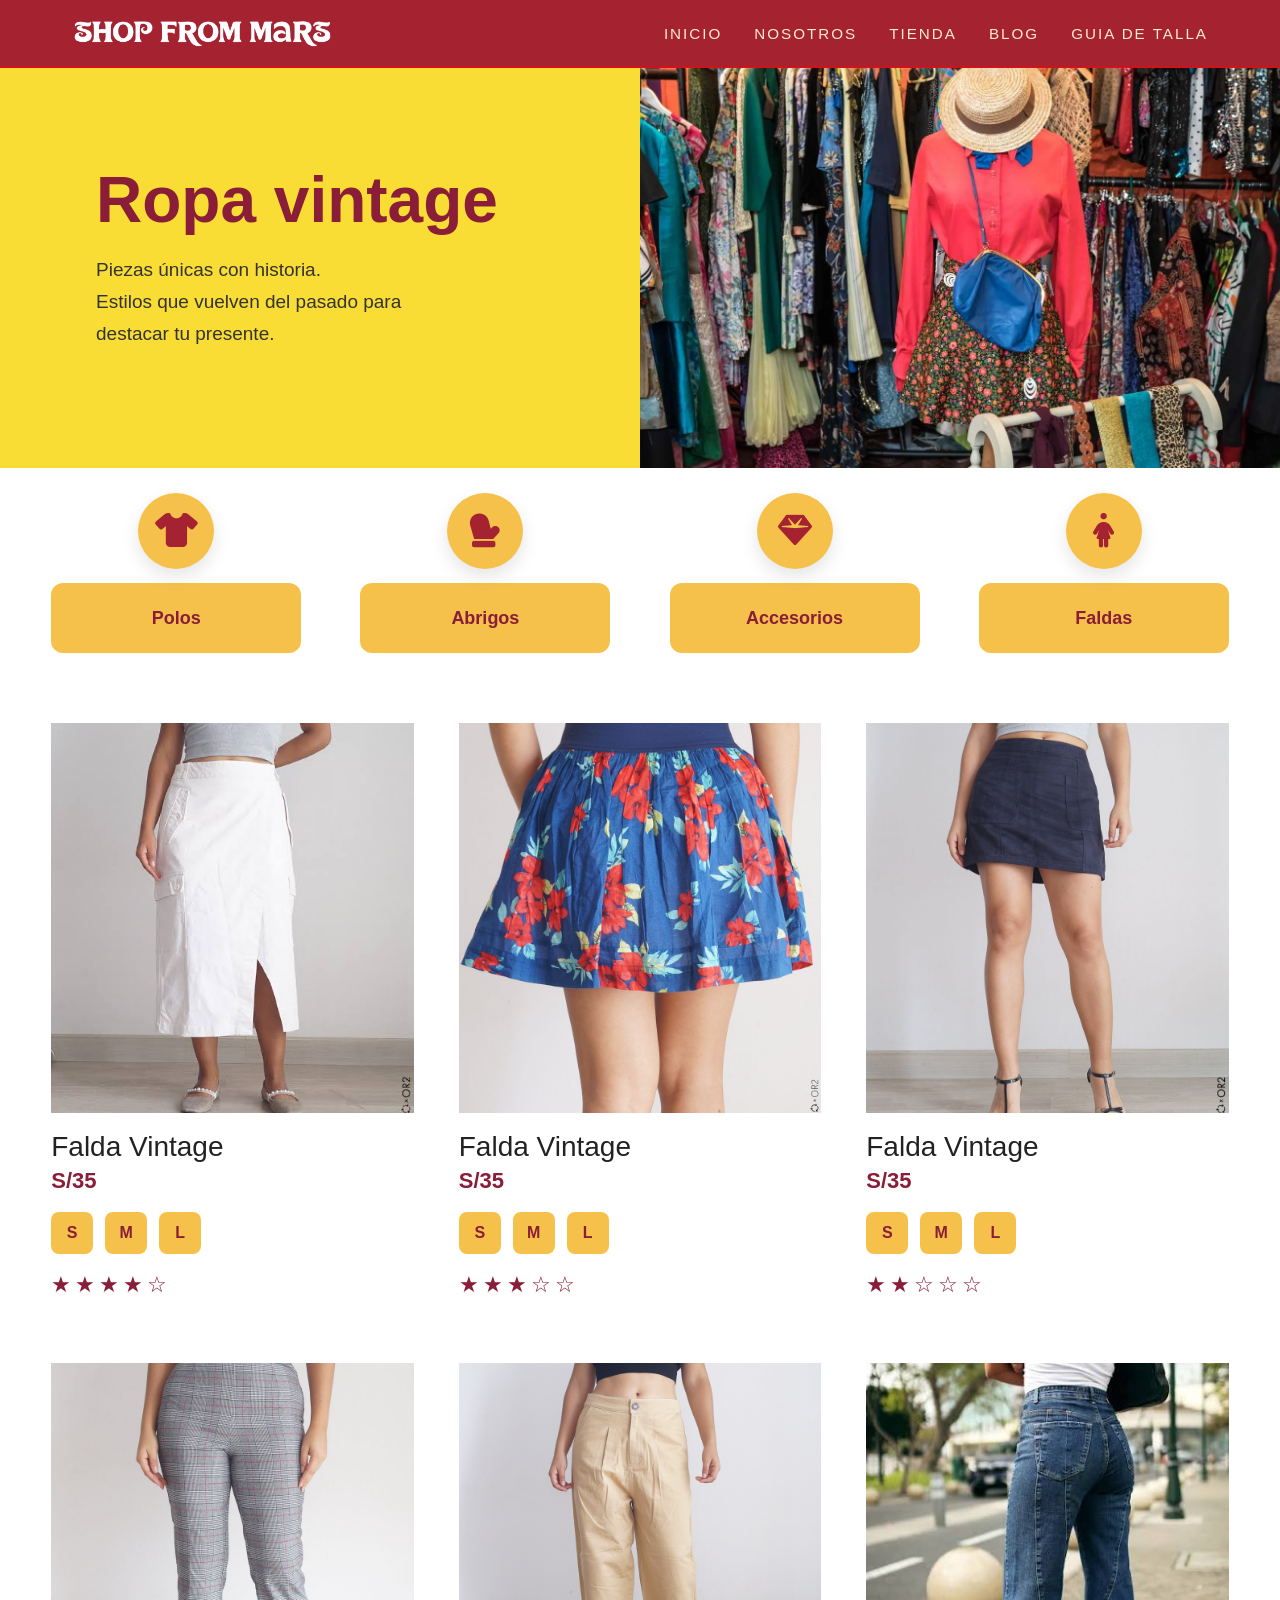
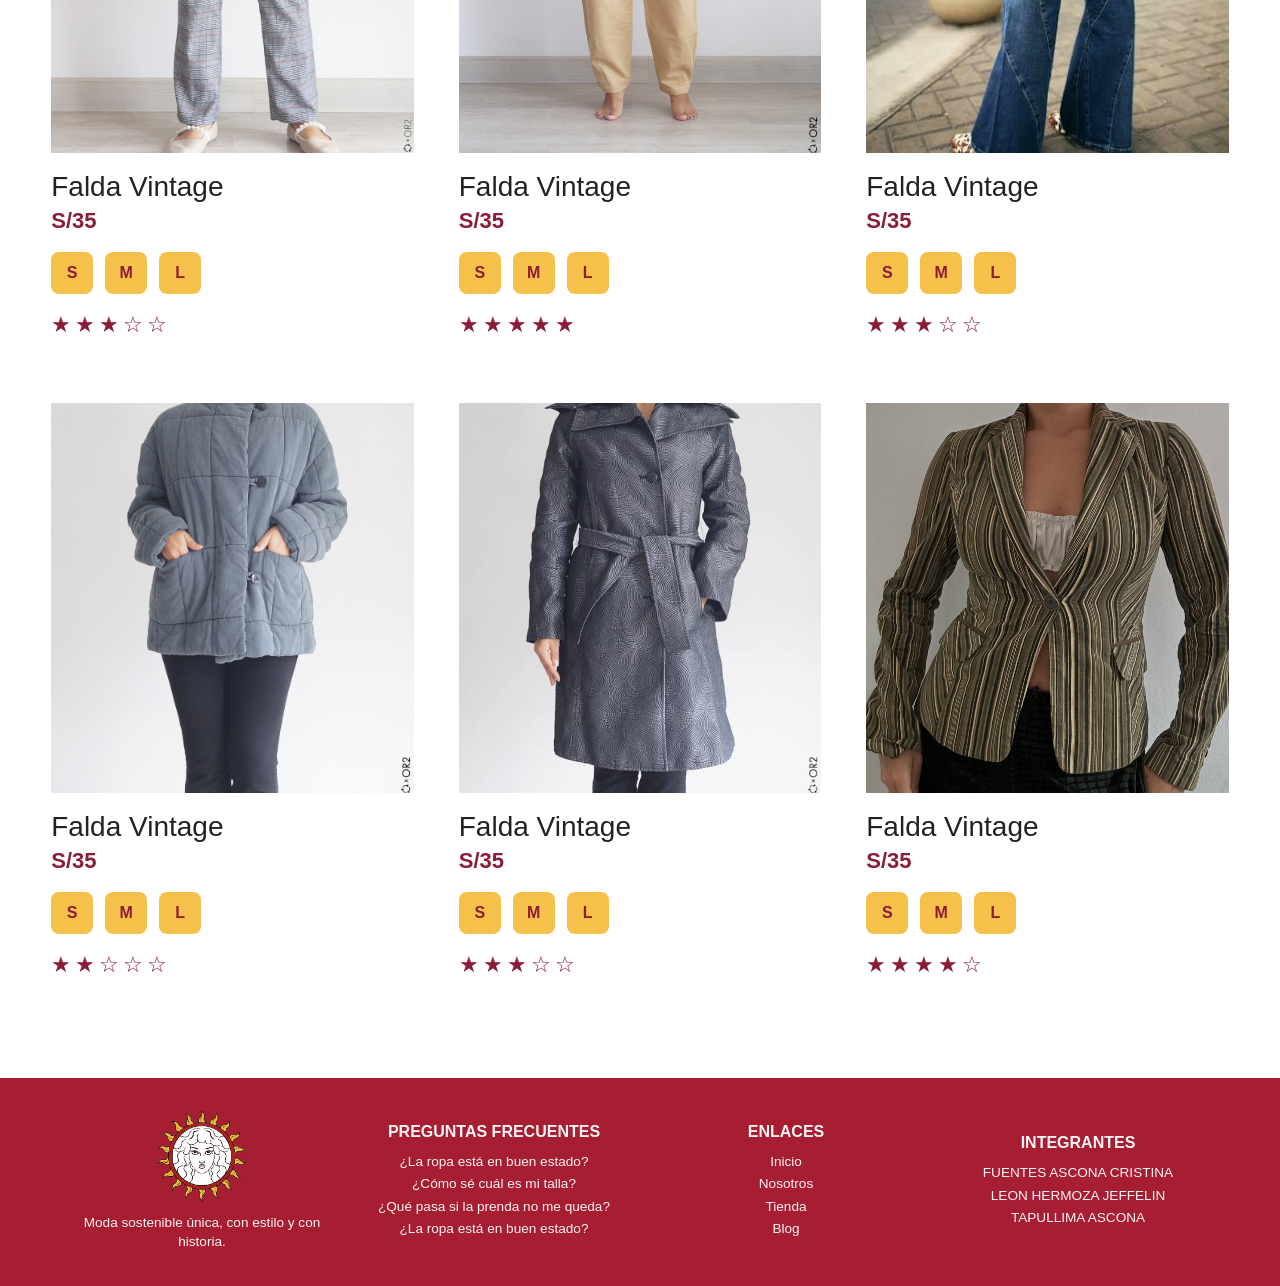
<file: tienda.html>
<!DOCTYPE html>
<html lang="en">
<head>
    <meta charset="UTF-8">
    <meta name="viewport" content="width=device-width, initial-scale=1.0">
    <title>Document</title>
    <link rel="stylesheet" href="css/tienda.css">
    <link href="https://fonts.googleapis.com/css2?family=DM+Serif+Display:ital@0;1&display=swap" rel="stylesheet">
    <link rel="stylesheet" href="https://cdnjs.cloudflare.com/ajax/libs/font-awesome/6.7.2/css/all.min.css">
</head>
<body>
   <header class="cabecera">
    <div class="menu">

        <a href="index.html" class="logo">
    <img src="imagenes/alogo_Mesa de trabajo 1.png" alt="Shop From Mars">
</a>
            <nav class="botones">
                <a href="index.html" class="enlaces">INICIO</a>
                <a href="nosotros.html" class="enlaces">NOSOTROS</a>
                <a href="tienda.html" class="enlaces">TIENDA</a>
                <a href="blog.html" class="enlaces">BLOG</a>
                <a href="guiadetalla.html" class="enlaces">GUIA DE TALLA</a>
                
            </nav>
        </div>
           
    </header>
  
      
           
    
      <main class="shop-page">

    <!-- HERO -->
    <section class="hero-shop">

        <div class="hero-text">
            <div class="hero-content">
                <h1>Ropa vintage</h1>

                <p>
                    Piezas únicas con historia.<br>
                    Estilos que vuelven del pasado para destacar tu presente.
                </p>
            </div>
        </div>

        <div class="hero-image">
            <img src="imagenes/ropa-vintage.jpg" alt="">
        </div>

    </section>

 <!-- CONTENEDOR -->
    <div class="contenedor-general">

    <!-- CATEGORIAS -->


<section class="categorias">

    <a href="polos.html" class="categoria-btn">

        <div class="icono-categoria">
            <i class="fa-solid fa-shirt"></i>
        </div>

        Polos

    </a>

    <a href="abrigos.html" class="categoria-btn">

        <div class="icono-categoria">
            <i class="fa-solid fa-mitten"></i>
        </div>

        Abrigos

    </a>

    <a href="accesorios.html" class="categoria-btn">

        <div class="icono-categoria">
            <i class="fa-solid fa-gem"></i>
        </div>

        Accesorios

    </a>

    <a href="faldas.html" class="categoria-btn">

        <div class="icono-categoria">
            <i class="fa-solid fa-person-dress"></i>
        </div>

        Faldas

    </a>

</section>



    <!-- PRODUCTOS -->

    <section class="productos">

        <!-- Producto 1 -->

        <article class="card">

            <img src="imagenes/falda1.jfif" alt="">

            <h3>Falda Vintage</h3>

            <span class="precio">S/35</span>

            <div class="tallas">
                <span>S</span>
                <span>M</span>
                <span>L</span>
            </div>

            <div class="rating">
                ★★★★☆
            </div>

        </article>



        <!-- Producto 2 -->

        <article class="card">

            <img src="imagenes/falda2.jpg" alt="">

            <h3>Falda Vintage</h3>

            <span class="precio">S/35</span>

            <div class="tallas">
                <span>S</span>
                <span>M</span>
                <span>L</span>
            </div>

            <div class="rating">
                ★★★☆☆
            </div>

        </article>



        <!-- Producto 3 -->

        <article class="card">

            <img src="imagenes/falda3.jpg" alt="">

            <h3>Falda Vintage</h3>

            <span class="precio">S/35</span>

            <div class="tallas">
                <span>S</span>
                <span>M</span>
                <span>L</span>
            </div>

            <div class="rating">
                ★★☆☆☆
            </div>

        </article>



        <!-- Producto 4 -->

        <article class="card">

            <img src="imagenes/pantalon1.jpg" alt="">

            <h3>Falda Vintage</h3>

            <span class="precio">S/35</span>

            <div class="tallas">
                <span>S</span>
                <span>M</span>
                <span>L</span>
            </div>

            <div class="rating">
                ★★★☆☆
            </div>

        </article>



        <!-- Producto 5 -->

        <article class="card">

            <img src="imagenes/pantalon2.jpg" alt="">

            <h3>Falda Vintage</h3>

            <span class="precio">S/35</span>

            <div class="tallas">
                <span>S</span>
                <span>M</span>
                <span>L</span>
            </div>

            <div class="rating">
                ★★★★★
            </div>

        </article>



        <!-- Producto 6 -->

        <article class="card">

            <img src="imagenes/pantalon3.jfif" alt="">

            <h3>Falda Vintage</h3>

            <span class="precio">S/35</span>

            <div class="tallas">
                <span>S</span>
                <span>M</span>
                <span>L</span>
            </div>

            <div class="rating">
                ★★★☆☆
            </div>

        </article>
        <!-- Producto 7 -->

        <article class="card">

            <img src="imagenes/chaqueta1.jpg" alt="">

            <h3>Falda Vintage</h3>

            <span class="precio">S/35</span>

            <div class="tallas">
                <span>S</span>
                <span>M</span>
                <span>L</span>
            </div>

            <div class="rating">
                ★★☆☆☆
            </div>

        </article>
        <!-- Producto 8 -->

        <article class="card">

            <img src="imagenes/chaqueta2.jfif" alt="">

            <h3>Falda Vintage</h3>

            <span class="precio">S/35</span>

            <div class="tallas">
                <span>S</span>
                <span>M</span>
                <span>L</span>
            </div>

            <div class="rating">
                ★★★☆☆
            </div>

        </article>



        <!-- Producto 9 -->

        <article class="card">

            <img src="imagenes/cha3.jpeg" alt="">

            <h3>Falda Vintage</h3>

            <span class="precio">S/35</span>

            <div class="tallas">
                <span>S</span>
                <span>M</span>
                <span>L</span>
            </div>

            <div class="rating">
                ★★★★☆
            </div>

        </article>

    </section>


    </main>
    

    
    <footer class="pie-pagina">
    <div class="pie-columna logo-columna">
        <img src="imagenes/logo.png" alt="Logo marca" class="logo-footer">
        <p>Moda sostenible única, con estilo y con historia.</p>
    </div>

    <div class="pie-columna centrada">
        <h3>PREGUNTAS FRECUENTES</h3>
        <p>¿La ropa está en buen estado?</p>
        <p>¿Cómo sé cuál es mi talla?</p>
        <p>¿Qué pasa si la prenda no me queda?</p>
        <p>¿La ropa está en buen estado?</p>
    </div>

    <div class="pie-columna centrada">
        <h3>ENLACES</h3>
        <p>Inicio</p>
        <p>Nosotros</p>
        <p>Tienda</p>
        <p>Blog</p>
    </div>

    <div class="pie-columna centrada">
        <h3>INTEGRANTES</h3>
        <p>FUENTES ASCONA CRISTINA</p>
        <p>LEON HERMOZA JEFFELIN</p>
        <p>TAPULLIMA ASCONA</p>
    
    </div>
</footer>
</body>
</html>
</file>
<file: css/estilos.css>
/*==============================
        RESET GENERAL
===============================*/

*{
    margin: 0;
    padding: 0;
    box-sizing: border-box;
}

body{
    font-family: 'Poppins', sans-serif;
    font-size: 16px;
    background: #f8f4ef;
    color: #2f2f2f;
    line-height: 1.6;
}

/*==============================
        CABECERA
===============================*/

.cabecera{
    background-color: #A52231;
    border-bottom: 1px solid rgb(255, 0, 4);
    position: fixed;
    width: 100%;
    top: 0;
    left: 0;
    z-index: 1000;
}

.menu{
    max-width: 1200px;
    margin: 0 auto;
    padding: 1.2rem 2rem;
    display: flex;
    justify-content: space-between;
    align-items: center;
    letter-spacing: 2px;
}

.contenedor-general{
    width: 100%;
    max-width: 1200px;
    margin: 0 auto;
    padding: 0 4rem;
}

.logo{
    display:flex;
    align-items:center;
    text-decoration:none;
}

.logo img{
    width:260px;
    height:auto;
    display:block;
    transition:.3s ease;
}

.logo img:hover{
    transform:scale(1.05);
}

.botones{
    display: flex;
    align-items: center;
    gap: 2rem;
}

.enlaces{
    text-decoration: none;
    color: blanchedalmond;
    font-size: 0.95rem;
    font-weight: 500;
    transition: .3s;
}

.enlaces:hover{
    color: #A52231;
    background: white;
    padding: 10px;
}

.icono{
    background-image: url("usiario.png");
    width: 20px;
    height: 20px;
    background-size: cover;
}
   

.image-x {
    background-color: #e0e0e0;
    border: 2px solid #000000;
    position: relative;
    width: 100%;
    height: 100%;
    min-height: 150px;
}
   
.image-x::before, .image-x::after {
    content: "";
    position: absolute;
    width: 100%;
    height: 2px;
    background-color: #000000;
    top: 50%;
    left: 0;
}
.image-x::before { transform: rotate(20deg); }
.image-x::after { transform: rotate(-20deg); }
.btn-dark{
    display:inline-block;
    padding:15px 35px;
    background:#F06464;
    color:white;
    text-decoration:none;
    border-radius:6px;
    font-weight:600;
    transition:.3s;
}

.btn-dark:hover{
    background:#d84f4f;
    transform:translateY(-3px);
}

nav ul {
    display: flex;
    gap: 20px;
}

nav ul li a {
    background-color: #b73e3e; /* Fondo rojo de los botones de navegación */
    color: #ffffff;
    padding: 8px 16px;
    border-radius: 4px;
    font-size: 0.9rem;
    font-weight: bold;
    text-transform: uppercase;
}

.header-icons {
    display: flex;
    gap: 15px;
    font-size: 1.3rem;
}

/* ==========================================
   3. SECCIÓN 1: SLIDER / HERO (Gris)
   ========================================== */


/* ---------------------- BANNER PRINCIPAL ---------------------- */
.banner-principal{
    position: relative;

    width:100%;
    height:600px;

    margin:0;
    padding:0;

    overflow:hidden;
}



.boton-rojo {
    padding: 0.65rem 2.2rem;
    background-color: #f06464;
    color: #000000;
    border: none;
    border-radius: 6px;
    font-size: 0.9rem;
    font-weight: 500;
    cursor: pointer;
}


.banner-video{
    position:absolute;
    inset:0;
    z-index:0;
    overflow:hidden;
}

.banner-video video{
    display:block;
    width:100%;
    height:100%;
    object-fit:cover;
}
/* Capa roja */

.overlay{
    position:absolute;
    inset:0;
    background:rgba(165,34,49,.55);
    z-index:1;
}

/* Texto */

.hero-texto{

    position:absolute;

    top:50%;

    left:50%;

    transform:translate(-50%,-50%);

    text-align:center;

    z-index:2;

    width:90%;

}

.hero-texto h1{
    font-family:'Poppins', sans-serif;
    color:#fff;
    font-size:3.5rem;
    line-height:1.1;
    font-weight:800;
    text-transform:uppercase;
    letter-spacing:1px;
    margin-bottom:30px;
}

.linea{

    width:260px;

    height:2px;

    background:#F2B632;

    margin:0 auto 25px;

}

.hero-texto p{

    font-family:'Poppins',sans-serif;

    color:#fafaf9;

    letter-spacing:6px;

    font-size:22px;

    font-weight:500;

}
.logo-banner{
    width:150px;
    height:auto;
    margin-top:0px;
    display:block;
    margin-left:auto;
    margin-right:auto;
}



/*=========================
      NOSOTROS
==========================*/

/*==================================
            NOSOTROS
==================================*/

.nosotros{
    width:100%;
    background:#ffffff;
    padding:90px 8%;
}

.contenedor{
    max-width:1200px;
    margin:0 auto;
    display:grid;
    grid-template-columns:1fr 1fr;
    align-items:center;
    gap:70px;
}

/* Imagen */

.imagen img{
    width:100%;
    height:420px;
    object-fit:cover;
    border-radius:10px;
    box-shadow:0 20px 40px rgba(0,0,0,.15);
}

/* Texto */

.texto{
    color:#2f2f2f;
}

.texto h2{
    font-size:2.4rem;
    color:#A52231;
    font-weight:800;
    letter-spacing:2px;
    margin-bottom:25px;
}

.texto p{
    font-size:1rem;
    line-height:1.8;
    color:#555;
    margin-bottom:20px;
}

.boton{
    display:inline-flex;
    align-items:center;
    gap:12px;
    margin-top:15px;
    padding:15px 35px;
    background:#A52231;
    color:#fff;
    text-decoration:none;
    border-radius:6px;
    font-weight:600;
    transition:.3s;
}

.boton:hover{
    background:#7d1723;
    transform:translateY(-4px);
}

/* ==========================================
   5. SECCIÓN 3: DESTACADOS (Verde Menta)
   ========================================== */
/*==================================
            DESTACADOS
==================================*/

.seccion-destacados{
    width:100%;
    background:#fff;
    padding:80px 5%;
}

.titulo-con-lineas{
    text-align:center;
    margin-bottom:50px;
}

.titulo-con-lineas h2{
    font-size:2.4rem;
    font-weight:800;
    color:#A52231;
    text-transform:uppercase;
    letter-spacing:2px;
}

.contenido-destacados{
    max-width:1200px;
    margin:0 auto 50px;
    display:grid;
    grid-template-columns:repeat(4,1fr);
    gap:35px;
}

.tarjeta{

    transition:.35s;
    cursor:pointer;

}

.tarjeta:hover{

    transform:translateY(-10px);

}

.cuadro-imagen{
    width:100%;
    height:280px;
    overflow:hidden;
    border-radius:8px;

    box-shadow: 0 12px 30px rgba(0, 0, 0, 0.20);
}

.cuadro-imagen img{

    width:100%;
    height:100%;
    object-fit:cover;
    transition:.4s;

}

.tarjeta:hover img{

    transform:scale(1.05);

}

.tarjeta h3{

    margin-top:18px;
    font-size:1rem;
    color:#222;
    font-weight:700;

}

.tarjeta p{

    margin-top:8px;
    font-size:.95rem;
    color:#777;

}

.boton-centro{

    text-align:center;

}



/*==================================
      ¿POR QUÉ ELEGIRNOS?
==================================*/

.why-choose-us{
    width:100%;
    background:#fff;
    padding:80px 5%;
    text-align:center;
}

.why-choose-us h2{
    font-size:2.4rem;
    font-weight:800;
    color:#A52231;
    text-transform:uppercase;
    letter-spacing:2px;
    margin-bottom:60px;
}

.benefits-grid{
    max-width:1200px;
    margin:auto;
    display:grid;
    grid-template-columns:repeat(4,1fr);
    gap:35px;
}

.benefit-item{
    padding:30px 20px;
    border-radius:10px;
    transition:.35s;
}

.benefit-item:hover{
    transform:translateY(-8px);
    box-shadow:0 15px 30px rgba(0,0,0,.08);
}

/* CÍRCULO */

.circle-icon{
    width:100px;
    height:100px;
    background:#F8EBCB;
    border-radius:50%;

    display:flex;
    justify-content:center;
    align-items:center;

    margin:0 auto 25px;
    transition:.35s;
}

/* ICONO */

.circle-icon i{
    font-size:40px;
    color:#A52231;
    transition:.35s;
}

.benefit-item:hover .circle-icon{
    transform:scale(1.08);
}

.benefit-item:hover .circle-icon i{
    transform:scale(1.12);
}

.benefit-item h3{
    font-size:1.1rem;
    color:#222;
    margin-bottom:15px;
    font-weight:700;
}

.benefit-item p{
    font-size:.95rem;
    line-height:1.8;
    color:#666;
}

/* ==========================================
   7. SECCIÓN 5: BLOG & GUÍA DE TALLAS (Verde Menta)
   ========================================== */
/*==================================
            BLOG
==================================*/

.seccion-blog{
    width:100%;
    background:#fff;
    padding:80px 5%;
}

.seccion-blog h2{

    text-align:center;
    font-size:2.4rem;
    font-weight:800;
    color:#A52231;
    text-transform:uppercase;
    letter-spacing:2px;
    margin-bottom:50px;

}

.contenido-blog{

    max-width:1200px;
    margin:auto;

    display:grid;
    grid-template-columns:3fr 1fr;
    gap:40px;
    align-items:start;

}

.entradas-blog{

    display:grid;
    grid-template-columns:repeat(3,1fr);
    gap:30px;

}

.entrada{

    transition:.35s;
    cursor:pointer;

}

.entrada:hover{

    transform:translateY(-8px);

}

.cuadro-imagen{

    width:100%;
    height:180px;
    overflow:hidden;
    border-radius:8px;

}

.cuadro-imagen img{

    width:100%;
    height:100%;
    object-fit:cover;
    transition:.4s;

}

.entrada:hover img{

    transform:scale(1.05);

}

.entrada h3{
    margin-top:18px;   /* Puedes ajustar este valor */
    margin-bottom:10px;
    font-size:1rem;
    font-weight:700;
}

.entrada p{

    color:#666;
    font-size:.95rem;
    line-height:1.7;

}
/*==================================
        GUÍA DE TALLAS
==================================*/

.size-guide-card{

    background:#F6FA98;
    border-radius:20px;

    padding:35px 25px;

    display:flex;
    flex-direction:column;
    justify-content:center;
    align-items:center;

    text-align:center;

    transition:.35s;

}

.size-guide-card:hover{

    transform:translateY(-8px);

    box-shadow:0 15px 35px rgba(0,0,0,.10);

}

.size-guide-card h3{

    font-size:1.4rem;
    margin-bottom:20px;
    color:#222;

}

.size-guide-card p{

    font-size:.95rem;
    line-height:1.8;
    color:#555;
    margin-bottom:25px;

}
/* ==========================================
   8. SECCIÓN 6: INSTAGRAM & WHATSAPP (Rosa)
   ========================================== */
/*==================================
      INSTAGRAM + WHATSAPP
==================================*/

.instagram-whatsapp{
    width:100%;
    background:#FFFFFF;
    padding:80px 5%;

    display:grid;
    grid-template-columns:3fr 1fr;
    gap:40px;
    align-items:center;
}

/*=========================
      INSTAGRAM
=========================*/

.instagram-box h2{

    font-size:2.4rem;
    font-weight:800;
    color:#A52231;

    text-align:center;

    text-transform:uppercase;

    letter-spacing:2px;

    margin-bottom:45px;

}

.galeria{

    display:grid;
    grid-template-columns:repeat(4,1fr);

    gap:20px;

}

.galeria img{

    width:100%;
    height:200px;

    object-fit:cover;

    border-radius:8px;

    transition:.35s;

    cursor:pointer;

}

.galeria img:hover{

    transform:scale(1.05);

}

/*=========================
        WHATSAPP
=========================*/

.whatsapp-box{

    background:#F6FA98;

    padding:40px 25px;

    border-radius:20px;

    text-align:center;

    transition:.35s;

}

.whatsapp-box:hover{

    transform:translateY(-8px);

    box-shadow:0 15px 30px rgba(0,0,0,.10);

}

.whatsapp-box h3{

    font-size:1.6rem;

    margin-bottom:20px;

    color:#222;

}

.whatsapp-box p{

    font-size:1rem;

    color:#555;

    margin-bottom:30px;

}
/* ==========================================
   9. PIE DE PÁGINA (FOOTER)
   ========================================== */
/*==================================
            FOOTER
==================================*/

.pie-pagina{
    background-color:#A71D31;
    width:100%;
    min-height:197px;
    display:flex;
    justify-content:space-between;
    align-items:center;
    padding:35px 4rem;
    gap:2rem;
    flex-wrap:wrap;
}

.pie-columna{
    flex:1;
    color:#FAF4F4;
    min-width:180px;
}

.logo-columna{
    display:flex;
    flex-direction:column;
    align-items:center;
    text-align:center;
}

.logo-footer{
    width:90px;
    height:auto;
    margin-bottom:10px;
}

.centrada{
    text-align:center;
}

.pie-columna h3{
    font-size:1rem;
    font-weight:700;
    margin-bottom:12px;
    text-transform:uppercase;
    letter-spacing:1px;
}

.pie-columna p{
    font-size:.85rem;
    line-height:1.6;
    margin:4px 0;
}

/*==================================
        RESPONSIVE
==================================*/

/*==============================
      TABLETS
==============================*/

@media (max-width:992px){

    .menu{
        padding:18px 25px;
    }

    .logo img{
        width:220px;
    }

    .hero-texto h1{
        font-size:2.8rem;
    }

    .hero-texto p{
        font-size:18px;
        letter-spacing:4px;
    }

    .contenedor{
        grid-template-columns:1fr;
        gap:50px;
    }

    .imagen img{
        height:380px;
    }

    .contenido-destacados{
        grid-template-columns:repeat(2,1fr);
    }

    .benefits-grid{
        grid-template-columns:repeat(2,1fr);
    }

    .contenido-blog{
        grid-template-columns:1fr;
    }

    .entradas-blog{
        grid-template-columns:repeat(2,1fr);
    }

    .instagram-whatsapp{
        grid-template-columns:1fr;
    }

    .galeria{
        grid-template-columns:repeat(2,1fr);
    }

}


/*==============================
      CELULARES
==============================*/

@media (max-width:768px){

    /*==============================
      CABECERA RESPONSIVE
==============================*/

@media (max-width:768px){

    .cabecera{
        position:relative;
        width:100%;
    }

    body{
        padding-top:0;
    }

    .menu{
        display:flex;
        flex-direction:column;
        align-items:center;
        justify-content:center;
        gap:18px;
        padding:20px 15px;
    }

    .logo img{
        width:190px;
        height:auto;
    }

    .botones{
        display:flex;
        justify-content:center;
        flex-wrap:wrap;
        gap:10px 15px;
        max-width:260px;
    }

     .enlaces{
        font-size:.65rem;
    }

    .enlaces:hover{
        color:#F2B632;
        background:none;
        padding:0;
    }

}

    /* NOSOTROS */

    .nosotros{

        padding:70px 25px;

    }

    .texto h2{

        font-size:2rem;

        text-align:center;

    }

    .texto{

        text-align:center;

    }

    .imagen img{

        height:300px;

    }


    /* DESTACADOS */

    .titulo-con-lineas h2{

        font-size:2rem;

    }

    .contenido-destacados{

        grid-template-columns:1fr;

    }


    /* BENEFICIOS */

    .why-choose-us h2{

        font-size:2rem;

    }

    .benefits-grid{

        grid-template-columns:1fr;

    }


    /* BLOG */

    .seccion-blog h2{

        font-size:2rem;

    }

    .entradas-blog{

        grid-template-columns:1fr;

    }


    /* INSTAGRAM */

    .instagram-box h2{

        font-size:2rem;

    }

    .galeria{

        grid-template-columns:repeat(2,1fr);

    }

    .galeria img{

        height:160px;

    }


    /* FOOTER */

    .pie-pagina{

        flex-direction:column;

        justify-content:center;

        text-align:center;

        padding:40px 25px;

    }

}


/*==============================
    CELULARES PEQUEÑOS
==============================*/

@media (max-width:480px){

    .logo img{

        width:200px;

    }

    .hero-texto h1{

        font-size:1.6rem;

    }

    .hero-texto p{

        font-size:13px;

        letter-spacing:1px;

    }

    .logo-banner{

        width:90px;

    }

    .imagen img{

        height:240px;

    }

    .galeria{

        grid-template-columns:1fr;

    }

    .boton,
    .btn-dark{

        width:100%;

        justify-content:center;

    }

}
</file>
<file: css/tienda.css>
* {
    margin: 0;
    padding: 0;
    box-sizing: border-box;
}

body {
    font-family: arial;
    background-color: #fafaf9;
    font-size: 16px;
    padding-top: 3rem; /* Espacio para que no tape el contenido el menú fijo */
}
.contenedor-general{
    width:92%;
    max-width:1400px;
    margin:0 auto;
}
.cabecera {
    background-color: #A52231;
    border-bottom: 1px solid rgb(255, 0, 4);
    position: fixed;
    width: 100%;
    top: 0;
    left: 0;
    z-index: 1000;
}


.menu {
    max-width: 1200px;
    margin: 0 auto;
    padding: 1.2rem 2rem;
    display: flex;
    justify-content: space-between;
    align-items: center;
    letter-spacing: 2px;
}

.botones {
    display: flex;
    align-items: center;
    gap: 2rem;
}
.logo{
    display:flex;
    align-items:center;
    text-decoration:none;
}

.logo img{
    width:260px;
    height:auto;
    display:block;
    transition:.3s ease;
}

.logo img:hover{
    transform:scale(1.05);
}

.enlaces {
    text-decoration: none;
    color: blanchedalmond;
    font-size: 0.95rem;
    font-weight: 500;
    transition: color 0.3s ease;
}

.enlaces:hover {
    color: #A52231;
    background-color: rgb(251, 249, 249);
    padding: 10px;
}

.icono {
   background-image: url("usiario.png");
   width: 20px;
   height: 20px;
   background-size: cover;
}
/*==========================
    RESET
===========================*/

*{
    margin:0;
    padding:0;
    box-sizing:border-box;
}

body{
    font-family:'Poppins',sans-serif;
    background:#fff;
    color:#222;
}

img{
    width:38%;
    display:block;
}

button{
    border:none;
    cursor:pointer;
    font-family:'Poppins',sans-serif;
}


/*==========================
        HERO
===========================*/

.hero-shop{
    width:100%;
    height:420px;
    display:grid;
    grid-template-columns:1fr 1fr;
}

.hero-text{
    background:#F9DD35;
    display:flex;
    align-items:center;
    justify-content:center;
}

.hero-content{
    width:70%;
}

.hero-content h1{

    font-size:64px;
    font-weight:700;
    color:#8A1D38;
    margin-bottom:18px;
    line-height:1.1;

}

.hero-content p{

    width:320px;
    font-size:19px;
    line-height:1.7;
    color:#333;

}

.hero-image img{

    width:100%;
    height:420px;
    object-fit:cover;

}



/*==========================
        CATEGORIAS
===========================*/

.categorias{
    width:100%;
    margin:70px 0;
    display:flex;
    justify-content:space-between;
    gap:30px;
}

.categoria-btn{

    position: relative;

    width:250px;
    height:70px;

    margin-top:45px;

    background:#F6C14B;

    border-radius:12px;

    color:#8A1D38;

    font-size:18px;

    font-weight:600;

    transition:.35s;

    display:flex;
    justify-content:center;
    align-items:center;

    text-decoration:none;

}
.icono-categoria{

    position:absolute;

    top:-90px;

    left:50%;

    transform:translateX(-50%);

    width:76px;
    height:76px;

    border-radius:50%;

    background:#F6C14B;

    display:flex;
    justify-content:center;
    align-items:center;

    box-shadow:0 8px 18px rgba(0,0,0,.10);

}

.icono-categoria i{

    font-size:34px;

    color:#A52231;

    transition:.3s;

}

.categoria-btn:hover .icono-categoria{
    background:#A52231;
}

.categorias button:hover .icono-categoria i{

    color:#fff;

}

.categoria-btn:hover{
    background:#8A1D38;
    color:white;
}


/*==========================
        PRODUCTOS
===========================*/

.productos{
    width:100%;
    display:grid;
    grid-template-columns:repeat(3,1fr);
    gap:65px 45px;
    margin-bottom:100px;
}



/*==========================
        TARJETA
===========================*/

.card{
    width:100%;
}

.card img{
    width:100%;
    height:390px;
    object-fit:cover;
}

.card h3{

    margin-top:18px;

    font-size:28px;

    font-weight:500;

    color:#222;

}

.precio{

    display:block;

    margin-top:5px;

    margin-bottom:18px;

    font-size:22px;
     font-weight:700;

    color:#8A1D38;

}


/*==========================
        TALLAS
===========================*/

.tallas{

    display:flex;

    gap:12px;

    margin-bottom:18px;

}

.tallas span{

    width:42px;

    height:42px;

    border-radius:8px;

    background:#F6C14B;

    display:flex;

    justify-content:center;

    align-items:center;

    color:#8A1D38;

    font-weight:600;

    transition:.3s;

}

.tallas span:hover{

    background:#8A1D38;

    color:white;

}


/*==========================
        ESTRELLAS
===========================*/

.rating{

    color:#8A1D38;

    font-size:22px;

    letter-spacing:4px;

}

.pie-pagina {
    background-color: #a71d31;
    width: 100%;
    height: auto; /* Mejor auto para que se ajuste al contenido */
    display: flex;
    flex-direction: row;
    justify-content: space-between;
    align-items: center;
    padding: 2rem 4rem;
    gap: 1rem;
    margin-top: 2rem;
}

.pie-columna {
    flex: 1;
    color: #faf4f4;
}

.logo-columna {
    display: flex;
    flex-direction: column;
    align-items: center;
    text-align: center;
}

.logo-footer {
    width: 90px;
    height: auto;
    margin-bottom: 0.5rem;
}

.centrada {
    text-align: center;
}

.pie-columna h3 {
    font-size: 1rem;
    font-weight: bold;
    margin-bottom: 0.7rem;
    text-transform: uppercase;
}

.pie-columna p {
    font-size: 0.85rem;
    line-height: 1.4;
    margin: 0.2rem 0;
}

/*==================================
            RESPONSIVE
==================================*/

/* ---------- TABLETS ---------- */
@media (max-width:992px){

    .hero-shop{
        grid-template-columns:1fr;
        height:auto;
    }

    .hero-text{
        padding:70px 40px;
        text-align:center;
    }

    .hero-content{
        width:100%;
    }

    .hero-content h1{
        font-size:50px;
    }

    .hero-content p{
        width:100%;
        margin:auto;
    }

    .hero-image img{
        height:360px;
    }

    .categorias{
        display:grid;
        grid-template-columns:repeat(2,1fr);
        gap:90px 25px;
    }

    .categoria-btn{
        width:100%;
    }

    .productos{
        grid-template-columns:repeat(2,1fr);
        gap:40px 30px;
    }

    .pie-pagina{
        flex-wrap:wrap;
        justify-content:center;
        text-align:center;
    }

}


/* ---------- CELULARES ---------- */
@media (max-width:768px){

    /* CABECERA */

    .cabecera{
        position:relative;
    }

    body{
        padding-top:0;
    }

    .menu{
        display:flex;
        flex-direction:column;
        align-items:center;
        justify-content:center;
        gap:18px;
        padding:20px 15px;
    }

    .logo img{
        width:190px;
    }

    .botones{
        display:flex;
        flex-wrap:wrap;
        justify-content:center;
        gap:10px 15px;
        max-width:260px;
    }

     .enlaces{
        font-size:.65rem;
    }

    .enlaces:hover{
        background:none;
        color:#F2B632;
        padding:0;
    }

    /* HERO */

    .hero-shop{
        grid-template-columns:1fr;
        height:auto;
    }

    .hero-text{
        padding:55px 25px;
        text-align:center;
    }

    .hero-content{
        width:100%;
    }

    .hero-content h1{
        font-size:40px;
    }

    .hero-content p{
        width:100%;
        font-size:17px;
    }

    .hero-image img{
        width:100%;
        height:300px;
        object-fit:cover;
    }

    /* CATEGORÍAS */

    .categorias{
        display:grid;
        grid-template-columns:1fr;
        gap:90px;
        margin:90px 0;
    }

    .categoria-btn{
        width:100%;
    }

    /* PRODUCTOS */

    .productos{
        grid-template-columns:1fr;
        gap:45px;
    }

    .card img{
        height:420px;
    }

    .card h3{
        font-size:24px;
    }

    .precio{
        font-size:20px;
    }

    /* FOOTER */

    .pie-pagina{
        flex-direction:column;
        text-align:center;
        padding:40px 25px;
        gap:30px;
    }

}


/* ---------- CELULARES PEQUEÑOS ---------- */
@media (max-width:480px){

    .logo img{
        width:200px;
    }

    .hero-text{
        padding:40px 20px;
    }

    .hero-content h1{
        font-size:32px;
    }

    .hero-content p{
        font-size:15px;
    }

    .hero-image img{
        height:230px;
    }

    .card img{
        height:320px;
    }

    .card h3{
        font-size:21px;
    }

    .precio{
        font-size:18px;
    }

    .tallas{
        justify-content:center;
    }

    .rating{
        text-align:center;
    }

}
</file>
<file: css/blog.css>
*{
    margin: 0;
    padding: 0;
    box-sizing: border-box;
}

body{
    font-family: 'Poppins', sans-serif;
    font-size: 16px;
    background: #f8f4ef;
    color: #2f2f2f;
    line-height: 1.6;
}

/*==============================
        RESET GENERAL
===============================*/

*{
    margin: 0;
    padding: 0;
    box-sizing: border-box;
}

body{
    font-family: 'Poppins', sans-serif;
    font-size: 16px;
    background: #f8f4ef;
    color: #2f2f2f;
    line-height: 1.6;
}

/*==============================
        CABECERA
===============================*/

.cabecera{
    background-color: #A52231;
    border-bottom: 1px solid rgb(255, 0, 4);
    position: fixed;
    width: 100%;
    top: 0;
    left: 0;
    z-index: 1000;
}

.menu{
    max-width: 1200px;
    margin: 0 auto;
    padding: 1.2rem 2rem;
    display: flex;
    justify-content: space-between;
    align-items: center;
    letter-spacing: 2px;
}

.contenedor-general{
    width: 100%;
    max-width: 1200px;
    margin: 0 auto;
    padding: 0 4rem;
}

.logo{
    display:flex;
    align-items:center;
    text-decoration:none;
}

.logo img{
    width:260px;
    height:auto;
    display:block;
    transition:.3s ease;
}

.logo img:hover{
    transform:scale(1.05);
}

.botones{
    display: flex;
    align-items: center;
    gap: 2rem;
}

.enlaces{
    text-decoration: none;
    color: blanchedalmond;
    font-size: 0.95rem;
    font-weight: 500;
    transition: .3s;
}

.enlaces:hover{
    color: #A52231;
    background: white;
    padding: 10px;
}

.icono{
    background-image: url("usiario.png");
    width: 20px;
    height: 20px;
    background-size: cover;
}
   

.image-x {
    background-color: #e0e0e0;
    border: 2px solid #000000;
    position: relative;
    width: 100%;
    height: 100%;
    min-height: 150px;
}
   
.image-x::before, .image-x::after {
    content: "";
    position: absolute;
    width: 100%;
    height: 2px;
    background-color: #000000;
    top: 50%;
    left: 0;
}
.image-x::before { transform: rotate(20deg); }
.image-x::after { transform: rotate(-20deg); }
.btn-dark{
    display:inline-block;
    padding:15px 35px;
    background:#F06464;
    color:white;
    text-decoration:none;
    border-radius:6px;
    font-weight:600;
    transition:.3s;
}

.btn-dark:hover{
    background:#d84f4f;
    transform:translateY(-3px);
}

nav ul {
    display: flex;
    gap: 20px;
}

nav ul li a {
    background-color: #b73e3e; /* Fondo rojo de los botones de navegación */
    color: #ffffff;
    padding: 8px 16px;
    border-radius: 4px;
    font-size: 0.9rem;
    font-weight: bold;
    text-transform: uppercase;
}

.header-icons {
    display: flex;
    gap: 15px;
    font-size: 1.3rem;
}
/*======================================
            BANNER BLOG
======================================*/

.banner-blog{
    position: relative;
    width: 100%;
    height: 420px;
    overflow: hidden;
}

.banner-imagen{
    width: 100%;
    height: 100%;
}

.banner-imagen img{
    width: 100%;
    height: 100%;
    object-fit: cover;
    display: block;
}

.banner-overlay{
    position: absolute;
    inset: 0;
    background: rgba(0,0,0,.35);
}

.banner-contenido{
    position: absolute;
    top: 50%;
    left: 50%;
    transform: translate(-50%,-50%);
    text-align: center;
    color: white;
}

.banner-contenido h1{
    font-size: 3.2rem;
    font-weight: 700;
    letter-spacing: 5px;
    margin-bottom: 15px;
}

.banner-contenido p{
    font-size: 1.2rem;
    line-height: 1.8;
    max-width: 700px;
}



/*======================================
        CONTENEDOR PRINCIPAL
======================================*/

.contenedor-blog{

    max-width: 1300px;

    margin: 80px auto;

    padding: 0 30px;

    display: grid;

    grid-template-columns: 2.2fr 1fr;

    gap: 60px;

}



/*======================================
            ARTÍCULOS
======================================*/

.articulos-blog{

    display:flex;

    flex-direction:column;

    gap:40px;

}

.articulo{

    display:flex;

    gap:30px;

    align-items:center;

    border-bottom:1px solid #ececec;

    padding-bottom:35px;

    transition:.35s;

}

.articulo:hover{

    transform:translateY(-5px);

}

.articulo img{

    width:300px;

    height:220px;

    object-fit:cover;

    border-radius:12px;

    transition:.35s;

}

.articulo:hover img{

    transform:scale(1.04);

}

.contenido-articulo{

    flex:1;

}

.categoria{

    display:inline-block;

    background:#F4E5E7;

    color:#A52231;

    padding:7px 15px;

    border-radius:30px;

    font-size:.80rem;

    font-weight:600;

    margin-bottom:18px;

    text-transform:uppercase;

}

.contenido-articulo h2{

    font-size:1.5rem;

    line-height:1.3;

    margin-bottom:18px;

    color:#222;

    transition:.3s;

}

.articulo:hover h2{

    color:#A52231;

}

.contenido-articulo p{

    color:#666;

    line-height:1.8;

    margin-bottom:22px;

}

.info-articulo{

    display:flex;

    gap:25px;

    color:#777;

    font-size:.9rem;

}



/*======================================
            PAGINACIÓN
======================================*/

.paginacion{

    display:flex;

    justify-content:center;

    align-items:center;

    gap:18px;

    margin-top:25px;

}

.paginacion a{

    width:42px;

    height:42px;

    border-radius:50%;

    display:flex;

    justify-content:center;

    align-items:center;

    text-decoration:none;

    color:#333;

    transition:.3s;

}

.paginacion a:hover{

    background:#A52231;

    color:white;

}

.paginacion .activo{

    background:#A52231;

    color:white;

}

.siguiente{

    width:auto !important;

    padding:0 20px;

    border-radius:40px !important;

    gap:10px;

    font-weight:600;

}
/*======================================
            SIDEBAR
======================================*/

.sidebar-blog{

    position: sticky;

    top: 120px;

    height: fit-content;

}



/*======================================
        PRENDAS DESTACADAS
======================================*/

.productos-destacados{

    margin-bottom:60px;

}

.productos-destacados h2{

    font-size:1.4rem;

    color:#A52231;

    margin-bottom:30px;

    position:relative;

    padding-bottom:12px;

}

.productos-destacados h2::after{

    content:"";

    width:70px;

    height:3px;

    background:#A52231;

    position:absolute;

    left:0;

    bottom:0;

}

.producto-mini{

    display:flex;

    align-items:center;

    gap:18px;

    margin-bottom:20px;

    padding:14px;

    border:1px solid #ececec;

    border-radius:12px;

    transition:.35s;

    cursor:pointer;

}

.producto-mini:hover{

    transform:translateY(-4px);

    box-shadow:0 10px 25px rgba(0,0,0,.08);

}

.producto-mini img{

    width:95px;

    height:95px;

    border-radius:10px;

    object-fit:cover;

}

.producto-mini h3{

    font-size:1rem;

    color:#222;

    margin-bottom:8px;

    transition:.3s;

}

.producto-mini:hover h3{

    color:#A52231;

}

.producto-mini p{

    color:#A52231;

    font-weight:700;

}



/*======================================
        REDES SOCIALES
======================================*/

.redes-blog h2{

    font-size:1.4rem;

    color:#A52231;

    margin-bottom:30px;

    position:relative;

    padding-bottom:12px;

}

.redes-blog h2::after{

    content:"";

    width:70px;

    height:3px;

    background:#A52231;

    position:absolute;

    left:0;

    bottom:0;

}

.grid-instagram{

    display:grid;

    grid-template-columns:repeat(3,1fr);

    gap:10px;

    margin-bottom:25px;

}

.grid-instagram img{

    width:100%;

    height:105px;

    object-fit:cover;

    border-radius:8px;

    transition:.35s;

    cursor:pointer;

}

.grid-instagram img:hover{

    transform:scale(1.05);

}



/*======================================
            BOTÓN
======================================*/

.btn-dark{

    display:block;

    text-align:center;

    background:#A52231;

    color:white;

    padding:14px;

    border-radius:40px;

    text-decoration:none;

    font-weight:600;

    transition:.3s;

}

.btn-dark:hover{

    background:#7f1724;

}



/*======================================
            EFECTOS
======================================*/

.articulo,
.producto-mini,
.grid-instagram img{

    transition:.35s;

}

.articulo:hover{

    transform:translateY(-5px);

}

.contenido-articulo h2,
.producto-mini h3{

    transition:.3s;

}



/* ==========================================
   9. PIE DE PÁGINA (FOOTER)
   ========================================== */
.pie-pagina {
    background-color: #a71d31; /* Color amarillo exacto */
    width: 100%;
    height: 197px; /* Altura exacta de tu imagen */
    display: flex;
    flex-direction: row;
    justify-content: space-between; /* Distribución exacta */
    align-items: center; /* Todo centrado verticalmente */
    padding: 0 4rem;
    gap: 1rem;
}

.pie-columna {
    flex: 1;
    color: #faf4f4; /* Texto negro */
}

.logo-columna {
    display: flex;
    flex-direction: column;
    align-items: center; /* Logo y texto centrados */
    text-align: center;
}

.logo-footer {
    width: 90px;
    height: auto;
    margin-bottom: 0.5rem;
}

.centrada {
    text-align: center; /* Todas las columnas centradas */
}

.pie-columna h3 {
    font-size: 1rem;
    font-weight: bold;
    margin-bottom: 0.7rem;
    text-transform: uppercase;
}

.pie-columna p {
    font-size: 0.85rem;
    line-height: 1.4;
    margin: 0.2rem 0;
}

/*=====================================
        RESPONSIVE
======================================*/

/*==============================
        TABLET
==============================*/

@media (max-width:992px){

    .contenedor-blog{
        grid-template-columns:1fr;
        gap:50px;
        padding:0 2rem;
    }

    .sidebar-blog{
        position:static;
    }

    .articulo img{
        width:260px;
        height:190px;
    }

    .banner-contenido h1{
        font-size:2.8rem;
    }

    .banner-contenido p{
        font-size:1.05rem;
    }

}


/*==============================
        MÓVIL
==============================*/

@media (max-width:768px){

    /* CABECERA */

    .cabecera{
        position:relative;
        width:100%;
    }

    body{
        padding-top:0;
    }

    .menu{
        display:flex;
        flex-direction:column;
        align-items:center;
        justify-content:center;
        gap:18px;
        padding:20px 15px;
    }

    .logo img{
        width:190px;
    }

    .botones{
        display:flex;
        justify-content:center;
        flex-wrap:wrap;
        gap:10px 15px;
        max-width:260px;
    }

    .enlaces{
        font-size:11px;
        letter-spacing:2px;
        padding:0;
        background:none;
    }

    .enlaces:hover{
        background:none;
        color:#EBB21E;
        padding:0;
    }

    /* BANNER */

    .banner-blog{
        height:300px;
    }

    .banner-contenido{
        width:90%;
    }

    .banner-contenido h1{
        font-size:2.2rem;
    }

    .banner-contenido p{
        font-size:1rem;
        line-height:1.6;
    }

    /* CONTENIDO */

    .contenedor-blog{
        grid-template-columns:1fr;
        padding:0 1.2rem;
        gap:50px;
        margin:50px auto;
    }

    .articulo{
        flex-direction:column;
        align-items:flex-start;
        gap:20px;
    }

    .articulo img{
        width:100%;
        height:240px;
    }

    .contenido-articulo h2{
        font-size:1.35rem;
    }

    .info-articulo{
        flex-wrap:wrap;
        gap:10px 20px;
    }

    /* SIDEBAR */

    .sidebar-blog{
        position:static;
    }

    .productos-destacados,
    .redes-blog{
        margin-bottom:40px;
    }

    .grid-instagram{
        grid-template-columns:repeat(3,1fr);
    }

    .grid-instagram img{
        height:90px;
    }

    /* PAGINACIÓN */

    .paginacion{
        flex-wrap:wrap;
        gap:12px;
    }

    /* FOOTER */

    .pie-pagina{
        flex-direction:column;
        height:auto;
        padding:40px 25px;
        text-align:center;
        gap:30px;
    }

}


/*==============================
        MÓVIL PEQUEÑO
==============================*/

@media (max-width:480px){

    .logo img{
        width:200px;
    }

    .banner-blog{
        height:250px;
    }

    .banner-contenido h1{
        font-size:1.8rem;
    }

    .banner-contenido p{
        font-size:.9rem;
    }

    .contenedor-blog{
        padding:0 1rem;
    }

    .articulo img{
        height:200px;
    }

    .contenido-articulo h2{
        font-size:1.2rem;
    }

    .contenido-articulo p{
        font-size:.95rem;
    }

    .info-articulo{
        font-size:.8rem;
    }

    .producto-mini{
        flex-direction:column;
        text-align:center;
    }

    .producto-mini img{
        width:100%;
        max-width:180px;
        height:180px;
    }

    .grid-instagram{
        grid-template-columns:repeat(2,1fr);
    }

    .grid-instagram img{
        height:120px;
    }

    .btn-dark{
        padding:12px;
        font-size:.95rem;
    }

    .pie-pagina{
        padding:35px 20px;
    }

}
</file>
<file: css/guiadetalla.css>
/*==============================
        RESET GENERAL
===============================*/

*{
    margin: 0;
    padding: 0;
    box-sizing: border-box;
}

body{
    font-family: 'Poppins', sans-serif;
    font-size: 16px;
    background: #f8f4ef;
    color: #2f2f2f;
    line-height: 1.6;
    padding-top: 6.2rem;
}

/*==============================
        CABECERA
===============================*/

.cabecera{
    background-color: #A52231;
    border-bottom: 1px solid rgb(255, 0, 4);
    position: fixed;
    width: 100%;
    top: 0;
    left: 0;
    z-index: 1000;
}

.menu{
    max-width: 1200px;
    margin: 0 auto;
    padding: 1.2rem 2rem;
    display: flex;
    justify-content: space-between;
    align-items: center;
    letter-spacing: 2px;
}

.contenedor-general{
    width:100%;
    max-width:1200px;
    margin:0 auto;
    padding:0 4rem;
}
.logo{
    display:flex;
    align-items:center;
    text-decoration:none;
}

.logo img{
    width:260px;
    height:auto;
    display:block;
    transition:.3s ease;
}

.logo img:hover{
    transform:scale(1.05);
}

.botones{
    display:flex;
    align-items:center;
    gap:2rem;
}

.enlaces{
    text-decoration:none;
    color:blanchedalmond;
    font-size:.95rem;
    font-weight:500;
    transition:.3s;
}

.enlaces:hover{
    color:#A52231;
    background:white;
    padding:10px;
}

.icono{
    background-image:url("usiario.png");
    width:20px;
    height:20px;
    background-size:cover;
}

.btn-dark{
    display:inline-block;
    padding:15px 35px;
    background:#F06464;
    color:white;
    text-decoration:none;
    border-radius:6px;
    font-weight:600;
    transition:.3s;
}

.btn-dark:hover{
    background:#d84f4f;
    transform:translateY(-3px);
}

img{
    display:block;
}

/*==========================
        HERO
===========================*/

.hero-guia{
    width: 100%;
    height: 470px;
    display: grid;
    grid-template-columns: 1fr 1fr;
}

.hero-imagen{
    width: 100%;
    height: 100%;
}

.hero-imagen img{
    width: 100%;
    height: 100%;
    object-fit: cover;
}

.hero-texto{
    background: #A91F35;
    display: flex;
    flex-direction: column;
    justify-content: center;
    padding-left: 70px;
    padding-right: 70px;
}

.hero-texto h1{
    font-size: 3.2rem;
    color: #F2B632;
    line-height: 1.05;
    margin-bottom: 30px;
    max-width: 470px;
}

.hero-texto p{
    font-family: Arial, Helvetica, sans-serif;
    color: #F8D9A1;
    font-size: 22px;
    line-height: 1.6;
    max-width: 450px;
}

/*==========================
    TABLA DE MEDIDAS
===========================*/

.medidas{
    max-width:1200px;
    width:100%;
    margin:80px auto;
    padding:0 4rem;

    display:grid;
    grid-template-columns:420px 1fr;
    grid-template-areas:
        "titulo titulo"
        "imagen tabla";
    gap:20px;
    align-items:start;
}
.titulo-medidas{
    grid-area: titulo;
    text-align: center;

    color: #A91F35;
    font-family: 'Poppins', sans-serif;
    font-size: 2.4rem;      /* Usa el mismo tamaño que Conversión de tallas */
    font-weight: 800;
    text-transform: uppercase;
    letter-spacing: 1px;

    margin-bottom: 1px;
}

.modelo{
    grid-area: imagen;
}

.tabla-medidas{
    grid-area: tabla;
}

.modelo img{
    width: 100%;
}

.tabla-medidas h2{
    color:#A91F35;
    font-family: Arial, Helvetica, sans-serif;
    font-size:42px;
    margin-bottom:35px;
    font-weight:bold;

    text-align:center;
}

.tabla-medidas table{
    width: 100%;
    border-collapse: collapse;
    table-layout: fixed;
}

.tabla-medidas th{
    background: #A91F35;
    color: white;
    font-size: 22px;
    padding: 22px;
    border: 4px solid white;
}

.tabla-medidas td{
    border: 2px solid #D8A9B0;
    padding: 28px;
    text-align: center;
    font-size: 22px;
    color: #8A2333;
    font-weight: bold;
}

.tabla-medidas span{
    background: #F2B632;
    color: #A91F35;
    padding: 12px 18px;
    border-radius: 8px;
    font-weight: bold;
}
/*==========================
        TARJETAS
===========================*/

.info{
    max-width: 1200px;
    width: 100%;
    margin: 40px auto 90px;
    padding: 0 4rem;
    display: grid;
    grid-template-columns: repeat(3, 1fr);
    gap: 35px;
    align-items: stretch;
}

.card-info{
    background:#A91F35;
    border-radius:28px;
    display:flex;
    align-items:stretch;
    min-height:220px;
    overflow:hidden;
    gap:0px; 
}

.card-info img{
    width:45%;
    height:100%;
    object-fit:cover;
    display:block;
    flex-shrink:0;
}

.card-info h3{
    font-family: Arial, Helvetica, sans-serif;
    color:#F2B632;
    font-size:22px;
    font-weight:bold;
    line-height:1.25;
    margin-bottom:18px;
}

.card-info p{
    color:#F8D9A1;
    font-size:16px;
    line-height:1.7;
    margin:0;
}
.contenido-card{
    flex:1;
    padding:25px 22px;
    display:flex;
    flex-direction:column;
    justify-content:center;
}


/*==========================
    CONVERSION DE TALLAS
===========================*/

.conversion{
    max-width:1200px;
    width:100%;
    margin:0 auto 100px;
    padding:0 4rem;
    display:flex;
    flex-direction:column;
}

.conversion h2{
    font-family: 'Poppins', sans-serif;
    font-size: 2.4rem;
    font-weight: 800;
    color: #A91F35;
    text-align: center;
    text-transform: uppercase;
    letter-spacing: 1px;
    margin-bottom: 20px;
}

.conversion table{
    width:100%;
    border-collapse:collapse;
    table-layout:fixed;
}

.conversion th{
    background:#A91F35;
    color:#fff;
    padding:22px;
    font-size:22px;
    border:4px solid white;
}

.conversion td{
    border:2px solid #D8A9B0;
    text-align:center;
    padding:28px;
    font-size:22px;
    color:#8A2333;
    font-weight:bold;
}

.conversion td span{
    background:#F2B632;
    color:#A91F35;
    padding:12px 18px;
    border-radius:8px;
    font-weight:bold;
}


.pie-pagina {
    background-color: #a71d31;
    width: 100%;
    height: auto; /* Mejor auto para que se ajuste al contenido */
    display: flex;
    flex-direction: row;
    justify-content: space-between;
    align-items: center;
    padding: 2rem 4rem;
    gap: 1rem;
    margin-top: 2rem;
}

.pie-columna {
    flex: 1;
    color: #faf4f4;
}

.logo-columna {
    display: flex;
    flex-direction: column;
    align-items: center;
    text-align: center;
}

.logo-footer {
    width: 90px;
    height: auto;
    margin-bottom: 0.5rem;
}

.centrada {
    text-align: center;
}

.pie-columna h3 {
    font-size: 1rem;
    font-weight: bold;
    margin-bottom: 0.7rem;
    text-transform: uppercase;
}

.pie-columna p {
    font-size: 0.85rem;
    line-height: 1.4;
    margin: 0.2rem 0;
}
/*==================================
            RESPONSIVE
==================================*/

/*==============================
        TABLETS
==============================*/
@media (max-width:992px){

    .hero-guia{
        grid-template-columns:1fr;
        height:auto;
    }

    .hero-imagen img{
        height:380px;
    }

    .hero-texto{
        padding:60px 40px;
        text-align:center;
        align-items:center;
    }

    .hero-texto h1{
        max-width:100%;
        font-size:2.8rem;
    }

    .hero-texto p{
        max-width:100%;
    }

    .medidas{
        grid-template-columns:1fr;
        grid-template-areas:
            "titulo"
            "imagen"
            "tabla";
        padding:0 2rem;
    }

    .modelo{
        max-width:350px;
        margin:auto;
    }

    .info{
        grid-template-columns:repeat(2,1fr);
        padding:0 2rem;
    }

    .conversion{
        padding:0 2rem;
    }

    .pie-pagina{
        flex-wrap:wrap;
        justify-content:center;
        text-align:center;
    }

}

/*==============================
        CELULARES
==============================*/
@media (max-width:768px){

    body{
        padding-top:0;
    }

    /* CABECERA */

    .cabecera{
        position:relative;
    }

    .menu{
        display:flex;
        flex-direction:column;
        align-items:center;
        justify-content:center;
        gap:18px;
        padding:20px 15px;
    }

    .logo img{
        width:190px;
    }

    .botones{
        display:flex;
        flex-wrap:wrap;
        justify-content:center;
        gap:10px 15px;
        max-width:260px;
    }

     .enlaces{
        font-size:.65rem;
    }

    .enlaces:hover{
        background:none;
        color:#F2B632;
        padding:0;
    }

    /* HERO */

    .hero-guia{
        grid-template-columns:1fr;
        height:auto;
    }

    .hero-imagen img{
        height:300px;
    }

    .hero-texto{
        padding:50px 25px;
        text-align:center;
        align-items:center;
    }

    .hero-texto h1{
        font-size:2.2rem;
        max-width:100%;
    }

    .hero-texto p{
        font-size:18px;
        max-width:100%;
    }

    /* TABLA */

    .medidas{
        grid-template-columns:1fr;
        grid-template-areas:
            "titulo"
            "imagen"
            "tabla";
        padding:0 1rem;
    }

    .titulo-medidas{
        font-size:2rem;
    }

    .modelo{
        max-width:280px;
        margin:auto;
    }

    .tabla-medidas{
        overflow-x:auto;
    }

    .tabla-medidas table{
        min-width:600px;
    }

    /* TARJETAS */

    .info{
        grid-template-columns:1fr;
        padding:0 1rem;
    }

    .card-info{
        flex-direction:column;
    }

    .card-info img{
        width:100%;
        height:260px;
    }

    /* CONVERSIÓN */

    .conversion{
        padding:0 1rem;
    }

    .conversion h2{
        font-size:2rem;
    }

    .conversion{
        overflow-x:auto;
    }

    .conversion table{
        min-width:600px;
    }

    /* FOOTER */

    .pie-pagina{
        flex-direction:column;
        text-align:center;
        padding:40px 20px;
        gap:30px;
    }

}

/*==============================
    CELULARES PEQUEÑOS
==============================*/
@media (max-width:480px){

    .logo img{
        width:200px;
    }

    .hero-imagen img{
        height:230px;
    }

    .hero-texto{
        padding:40px 20px;
    }

    .hero-texto h1{
        font-size:1.8rem;
    }

    .hero-texto p{
        font-size:15px;
    }

    .titulo-medidas,
    .conversion h2{
        font-size:1.7rem;
    }

    .card-info img{
        height:220px;
    }

}
</file>
<file: css/nosotro.css>
/*=====================================
            RESET GENERAL
======================================*/

*{
    margin:0;
    padding:0;
    box-sizing:border-box;
}

:root{

    --rojo:#A52231;
    --rojo-hover:#8d1c29;
    --amarillo:#EBB21E;
    --crema:#ffffff;
    --marron:#4B1424;
    --texto:#2D1620;
    --blanco:#ffffff;

}

html{
    scroll-behavior:smooth;
}

body{

    font-family:'Poppins',sans-serif;
    background:var(--crema);
    color:var(--texto);
    font-size:16px;
    line-height:1.6;

}



/*=====================================
                HEADER
======================================*/

.cabecera{

    background:var(--rojo);
    border-bottom:1px solid #8d1624;
    position:fixed;
    width:100%;
    top:0;
    left:0;
    z-index:1000;

}

.menu{
    max-width: 1200px;
    margin: 0 auto;
    padding: 1.2rem 2rem;
    display: flex;
    justify-content: space-between;
    align-items: center;
    letter-spacing: 2px;
}
.contenedor-general{
    width: 100%;
    max-width: 1400px;
    margin: 0 auto;
    padding: 0 4rem;
    box-sizing: border-box;
}
.logo{
    display:flex;
    align-items:center;
    text-decoration:none;
}

.logo img{
    width:260px;
    height:auto;
    display:block;
    transition:.3s ease;
}

.logo img:hover{
    transform:scale(1.05);
}

.botones{

    display:flex;
    align-items:center;
    gap:35px;

}

.enlaces{

    text-decoration:none;
    color:#fff;

    font-size:.95rem;
    font-weight:500;

    transition:.3s;

}

.enlaces:hover{

    background:#fff;
    color:var(--rojo);

    padding:10px 14px;

    border-radius:6px;

}




/*=====================================
                MAIN
======================================*/

.nosotros-main{
    margin-top:120px;
    margin-bottom:80px;
}



/*=====================================
                HERO
======================================*/

.hero-nosotros{

    display:grid;
    grid-template-columns:1fr 1fr;
    align-items:center;

    gap:60px;

    margin-bottom:90px;

}

.hero-texto{

    animation:fadeUp .8s ease;

}

.subtitulo{

    display:inline-block;

    color:var(--amarillo);

    font-size:.9rem;
    font-weight:600;

    letter-spacing:3px;
    text-transform:uppercase;

    margin-bottom:15px;

}

.hero-texto h1{

    font-size:3.2rem;
    line-height:1.1;

    color:#A52231;

    margin-bottom:25px;

}

.hero-texto p{

    font-size:1rem;
    color:#555;

    margin-bottom:35px;

    max-width:520px;

}

.btn-historia{

    display:inline-flex;
    align-items:center;
    gap:12px;

    background:var(--amarillo);
    color:var(--marron);

    text-decoration:none;

    padding:14px 28px;

    border-radius:40px;

    font-weight:600;

    transition:.35s;

}

.btn-historia:hover{

    background:var(--rojo);

    color:#fff;

    transform:translateY(-3px);

    box-shadow:0 12px 25px rgba(0,0,0,.18);

}

.hero-imagen img{

    width:100%;
    display:block;

    border-radius:20px;

    box-shadow:0 20px 45px rgba(0,0,0,.18);

}



/*=====================================
            ANIMACIÓN
======================================*/

@keyframes fadeUp{

    from{

        opacity:0;
        transform:translateY(40px);

    }

    to{

        opacity:1;
        transform:translateY(0);

    }

}
/*=====================================
      HISTORIA - MISIÓN - VISIÓN
======================================*/

.seccion-valores-base{

    display:flex;
    flex-direction:column;
    gap:35px;

    margin-bottom:90px;

}

.tarjeta-historia,
.tarjeta-mision,
.tarjeta-vision{

    background:var(--rojo);

    color:#fff;

    border-radius:20px;

    padding:40px;

    box-shadow:0 12px 30px rgba(0,0,0,.12);

    transition:.35s;

}

.tarjeta-historia:hover,
.tarjeta-mision:hover,
.tarjeta-vision:hover{

    transform:translateY(-8px);

    box-shadow:0 18px 35px rgba(0,0,0,.18);

}

.fila-mision-vision{
    display:grid;
    grid-template-columns:repeat(3,1fr);
    gap:35px;
    align-items:stretch;
}
.tarjeta-historia,
.tarjeta-mision,
.tarjeta-vision{

    min-height:520px;

}

.contenido-tarjeta{

    display:flex;
    flex-direction:column;
    justify-content:space-between;
    align-items:center;
    text-align:center;

    height:100%;
    gap:25px;

}

.texto{

    flex:1;
    display:flex;
    flex-direction:column;
    justify-content:center;

}

.texto h3{

    font-size:2rem;

    margin-bottom:20px;

    font-weight:700;

}

.texto p{

    font-size:0.95rem;

    line-height:1.9;

    opacity:.95;

}

.icono-nosotros{

    width:90px;
    height:90px;

    margin:25px auto 0;

    border-radius:50%;

    background:rgba(245, 209, 209, 0.18);

    display:flex;
    justify-content:center;
    align-items:center;

    transition:.35s;

}

.icono-nosotros i{

    font-size:38px;
    color:#FFFFFF

}

.tarjeta-historia .imagen img{

    max-width:240px;

}

.tarjeta-mision .imagen img,
.tarjeta-vision .imagen img{

    max-width:180px;

}



/*=====================================
            VALORES
======================================*/

.seccion-valores{

    margin-bottom:90px;

}

.seccion-valores h2{

    text-align:center;

    color:#A52231;

    font-size:2.2rem;

    margin-bottom:50px;

}

.grid-valores{

    display:grid;

    grid-template-columns:repeat(5,1fr);

    gap:25px;

}

.valor-item{

    background:#fff;

    border-radius:18px;

    padding:35px 22px;

    text-align:center;

    box-shadow:0 10px 25px rgba(0,0,0,.08);

    transition:.35s;

}

.valor-item:hover{

    transform:translateY(-10px);

    box-shadow:0 20px 35px rgba(0,0,0,.14);

}

.icono-valor{

    width:75px;

    height:75px;

    margin:auto;

    margin-bottom:20px;

    border-radius:50%;

    background:rgba(235,178,30,.18);

    display:flex;

    justify-content:center;

    align-items:center;

    font-size:30px;

    color:var(--rojo);

    transition:.35s;

}

.valor-item:hover .icono-valor{

    background:var(--rojo);

    color:#fff;

}

.valor-item h4{

    color:#A52231;

    margin-bottom:15px;

    font-size:1.15rem;

}

.valor-item p{

    font-size:.95rem;

    color:#555;

}



/*=====================================
                EQUIPO
======================================*/

.seccion-equipo{

    margin-bottom:90px;

}

.seccion-equipo h2{

    text-align:center;

    font-size:2.2rem;

    color:#A52231;

    margin-bottom:50px;

}

.grid-equipo{

    display:grid;

    grid-template-columns:repeat(3,1fr);

    gap:35px;

}

.miembro{

    background:#fff;

    border-radius:20px;

    text-align:center;

    padding:35px 30px;

    box-shadow:0 10px 25px rgba(0,0,0,.08);

    transition:.35s;

}

.miembro:hover{

    transform:translateY(-10px);

    box-shadow:0 20px 35px rgba(0,0,0,.15);

}

.miembro img{

    width:170px;

    height:170px;

    object-fit:cover;

    border-radius:50%;

    border:5px solid var(--amarillo);

    margin-bottom:25px;

}

.miembro h4{

    color:#A52231;

    font-size:1.3rem;

    margin-bottom:8px;

}

.cargo{

    color:var(--rojo);

    font-weight:600;

    margin-bottom:18px;

}

.miembro p{

    color:#555;

    font-size:.95rem;

}

.redes-miembro{

    margin-top:22px;

    display:flex;

    justify-content:center;

    gap:16px;

}

.redes-miembro a{

    width:42px;

    height:42px;

    border-radius:50%;

    background:var(--amarillo);

    color:var(--marron);

    display:flex;

    justify-content:center;

    align-items:center;

    text-decoration:none;

    transition:.3s;

}

.redes-miembro a:hover{

    background:var(--rojo);

    color:#fff;

}
/*=====================================
        ¿POR QUÉ ELEGIRNOS?
======================================*/

.seccion-porque{

    background:var(--rojo);

    color:#fff;

    padding:70px 50px;

    border-radius:20px;

    margin-bottom:90px;

}

.seccion-porque h2{

    text-align:center;

    font-size:2.2rem;

    margin-bottom:50px;

}

.grid-porque{

    display:grid;

    grid-template-columns:repeat(4,1fr);

    gap:30px;

}

.item-porque{

    text-align:center;

    transition:.35s;

}

.item-porque:hover{

    transform:translateY(-8px);

}

.icono-porque{

    width:85px;

    height:85px;

    margin:auto;

    margin-bottom:20px;

    border-radius:50%;

    background:rgba(255,255,255,.12);

    display:flex;

    justify-content:center;

    align-items:center;

    font-size:35px;

    color:var(--amarillo);

}

.item-porque h4{

    margin-bottom:15px;

    font-size:1.2rem;

}

.item-porque p{

    font-size:.95rem;

    line-height:1.7;

    color:#f2f2f2;

}



/*=====================================
            CONTACTO
======================================*/

.seccion-contacto{

    margin-bottom:90px;

}

.contenedor-contacto{

    display:grid;

    grid-template-columns:1fr 1fr;

    gap:50px;

    align-items:start;

}

.formulario h2,
.mapa h2{

    font-size:2rem;

    color:#A52231;

    margin-bottom:25px;

}

.formulario-contacto{

    display:flex;

    flex-direction:column;

    gap:18px;

}

.formulario-contacto input,
.formulario-contacto textarea{

    width:100%;

    padding:16px 20px;

    border:1px solid #ddd;

    border-radius:12px;

    font-size:1rem;

    font-family:'Poppins',sans-serif;

    transition:.3s;

}

.formulario-contacto input:focus,
.formulario-contacto textarea:focus{

    outline:none;

    border-color:var(--rojo);

    box-shadow:0 0 0 4px rgba(165,34,49,.12);

}

.formulario-contacto textarea{

    min-height:170px;

    resize:none;

}

.btn-enviar{

    background:var(--amarillo);

    color:var(--marron);

    border:none;

    border-radius:40px;

    padding:15px;

    font-weight:600;

    font-size:1rem;

    cursor:pointer;

    transition:.35s;

}

.btn-enviar:hover{

    background:var(--rojo);

    color:#fff;

}

.mapa iframe{

    width:100%;

    height:420px;

    border:none;

    border-radius:18px;

    box-shadow:0 15px 35px rgba(0,0,0,.15);

}



/*=====================================
                FOOTER
======================================*/

.pie-pagina{

    background:var(--rojo);

    display:flex;

    justify-content:space-between;

    align-items:center;

    gap:30px;

    padding:50px;

    color:#fff;

}

.pie-columna{

    flex:1;

}

.logo-columna{

    text-align:center;

}

.logo-footer{

    width:90px;

    margin-bottom:15px;

}

.centrada{

    text-align:center;

}

.pie-columna h3{

    margin-bottom:18px;

    font-size:1rem;

}

.pie-columna p{

    font-size:.92rem;

    line-height:1.8;

}

/*=====================================
        RESPONSIVE
======================================*/

/*==============================
        TABLET
==============================*/

@media (max-width:992px){

    .contenedor-general{
        padding:0 2rem;
    }

    .hero-nosotros{
        gap:40px;
    }

    .hero-texto h1{
        font-size:2.6rem;
    }

    .fila-mision-vision{
        grid-template-columns:repeat(2,1fr);
    }

    .tarjeta-historia{
        grid-column:1/-1;
    }

    .grid-valores{
        grid-template-columns:repeat(3,1fr);
    }

    .grid-equipo{
        grid-template-columns:repeat(2,1fr);
    }

    .grid-porque{
        grid-template-columns:repeat(2,1fr);
    }

    .contenedor-contacto{
        grid-template-columns:1fr;
    }

}


/*==============================
        MÓVIL
==============================*/

@media (max-width:768px){

    /* CABECERA */

    .cabecera{
        position:relative;
        width:100%;
    }

    body{
        padding-top:0;
    }

    .menu{
        display:flex;
        flex-direction:column;
        align-items:center;
        justify-content:center;
        gap:18px;
        padding:20px 15px;
    }

    .logo img{
        width:190px;
    }

    .botones{
        display:flex;
        justify-content:center;
        flex-wrap:wrap;
        gap:10px 15px;
        max-width:260px;
    }

    .enlaces{
        font-size:11px;
        letter-spacing:2px;
        padding:0;
        background:none;
    }

    .enlaces:hover{
        background:none;
        color:var(--amarillo);
        padding:0;
    }

    /* CONTENEDOR */

    .contenedor-general{
        padding:0 1.3rem;
    }

    .nosotros-main{
        margin-top:40px;
        margin-bottom:60px;
    }

    /* HERO */

    .hero-nosotros{
        grid-template-columns:1fr;
        gap:35px;
        text-align:center;
    }

    .hero-texto h1{
        font-size:2.2rem;
    }

    .hero-texto p{
        max-width:100%;
    }

    /* HISTORIA */

    .fila-mision-vision{
        grid-template-columns:1fr;
    }

    .tarjeta-historia,
    .tarjeta-mision,
    .tarjeta-vision{
        min-height:auto;
        padding:35px 25px;
    }

    .texto h3{
        font-size:1.8rem;
    }

    /* VALORES */

    .grid-valores{
        grid-template-columns:repeat(2,1fr);
    }

    /* EQUIPO */

    .grid-equipo{
        grid-template-columns:1fr;
    }

    /* POR QUÉ */

    .seccion-porque{
        padding:50px 25px;
    }

    .grid-porque{
        grid-template-columns:repeat(2,1fr);
    }

    /* CONTACTO */

    .contenedor-contacto{
        grid-template-columns:1fr;
        gap:40px;
    }

    .mapa iframe{
        height:320px;
    }

    /* FOOTER */

    .pie-pagina{
        flex-direction:column;
        text-align:center;
        padding:40px 25px;
    }

}


/*==============================
        MÓVIL PEQUEÑO
==============================*/

@media (max-width:480px){

    .logo img{
        width:200px;
    }

    .hero-texto h1{
        font-size:1.8rem;
    }

    .hero-texto p{
        font-size:.95rem;
    }

    .subtitulo{
        font-size:.8rem;
    }

    .seccion-valores h2,
    .seccion-equipo h2,
    .seccion-porque h2,
    .formulario h2,
    .mapa h2{
        font-size:1.7rem;
    }

    .grid-valores{
        grid-template-columns:1fr;
    }

    .grid-porque{
        grid-template-columns:1fr;
    }

    .miembro{
        padding:30px 20px;
    }

    .miembro img{
        width:140px;
        height:140px;
    }

    .icono-nosotros{
        width:75px;
        height:75px;
    }

    .icono-nosotros i{
        font-size:30px;
    }

    .mapa iframe{
        height:260px;
    }

    .pie-pagina{
        padding:35px 20px;
    }

}
</file>
